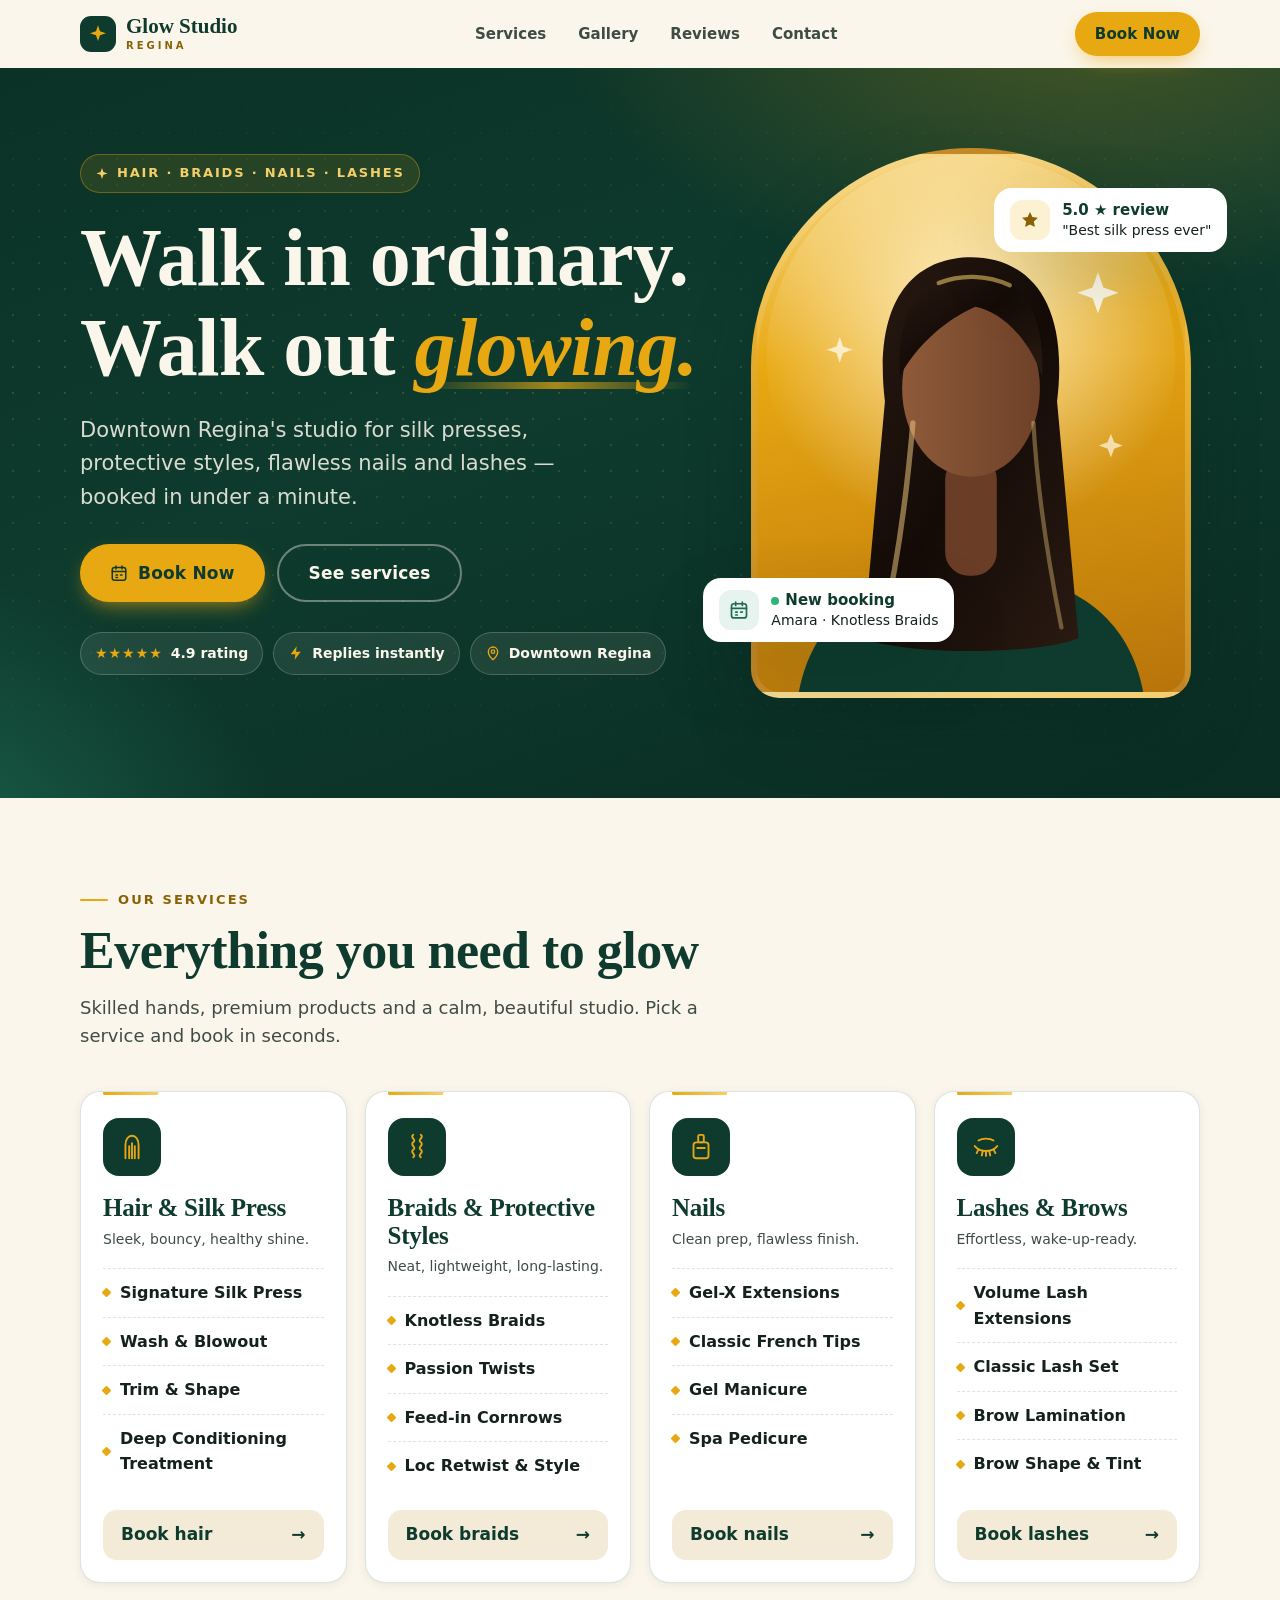
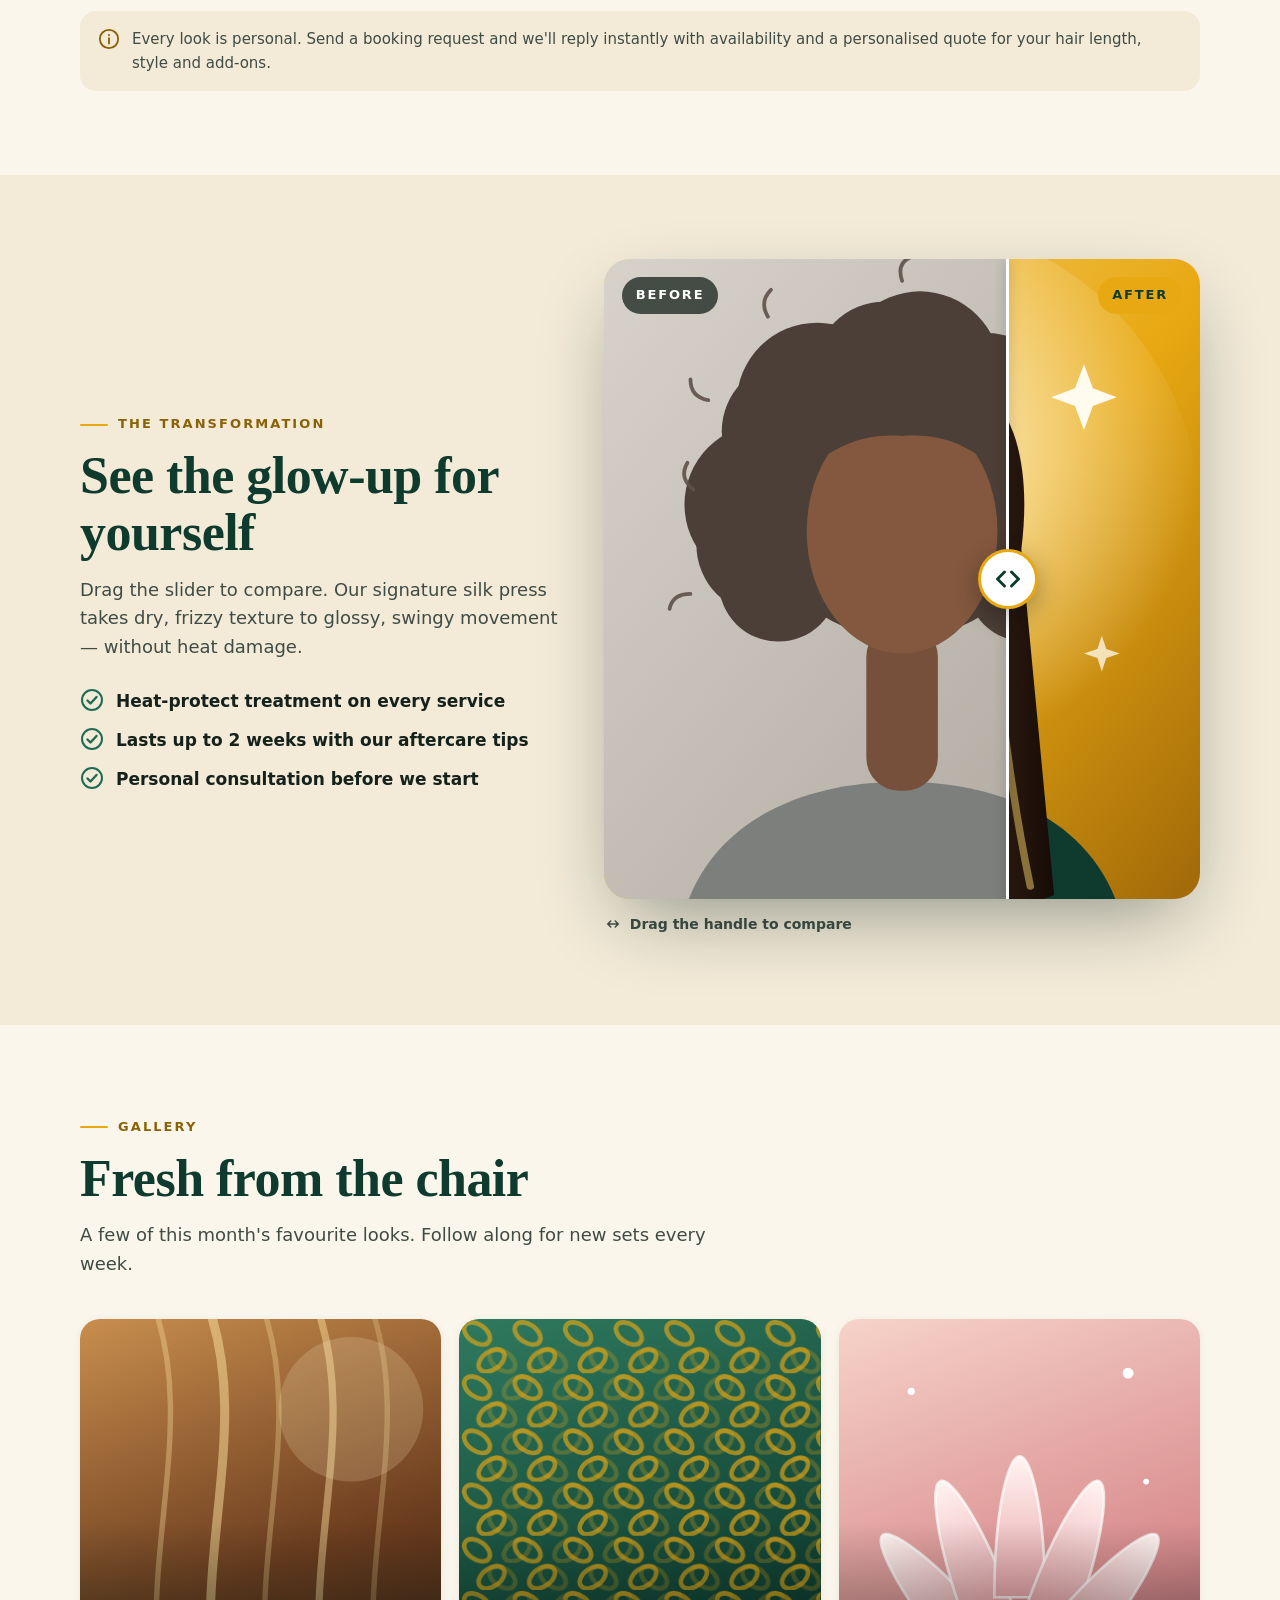
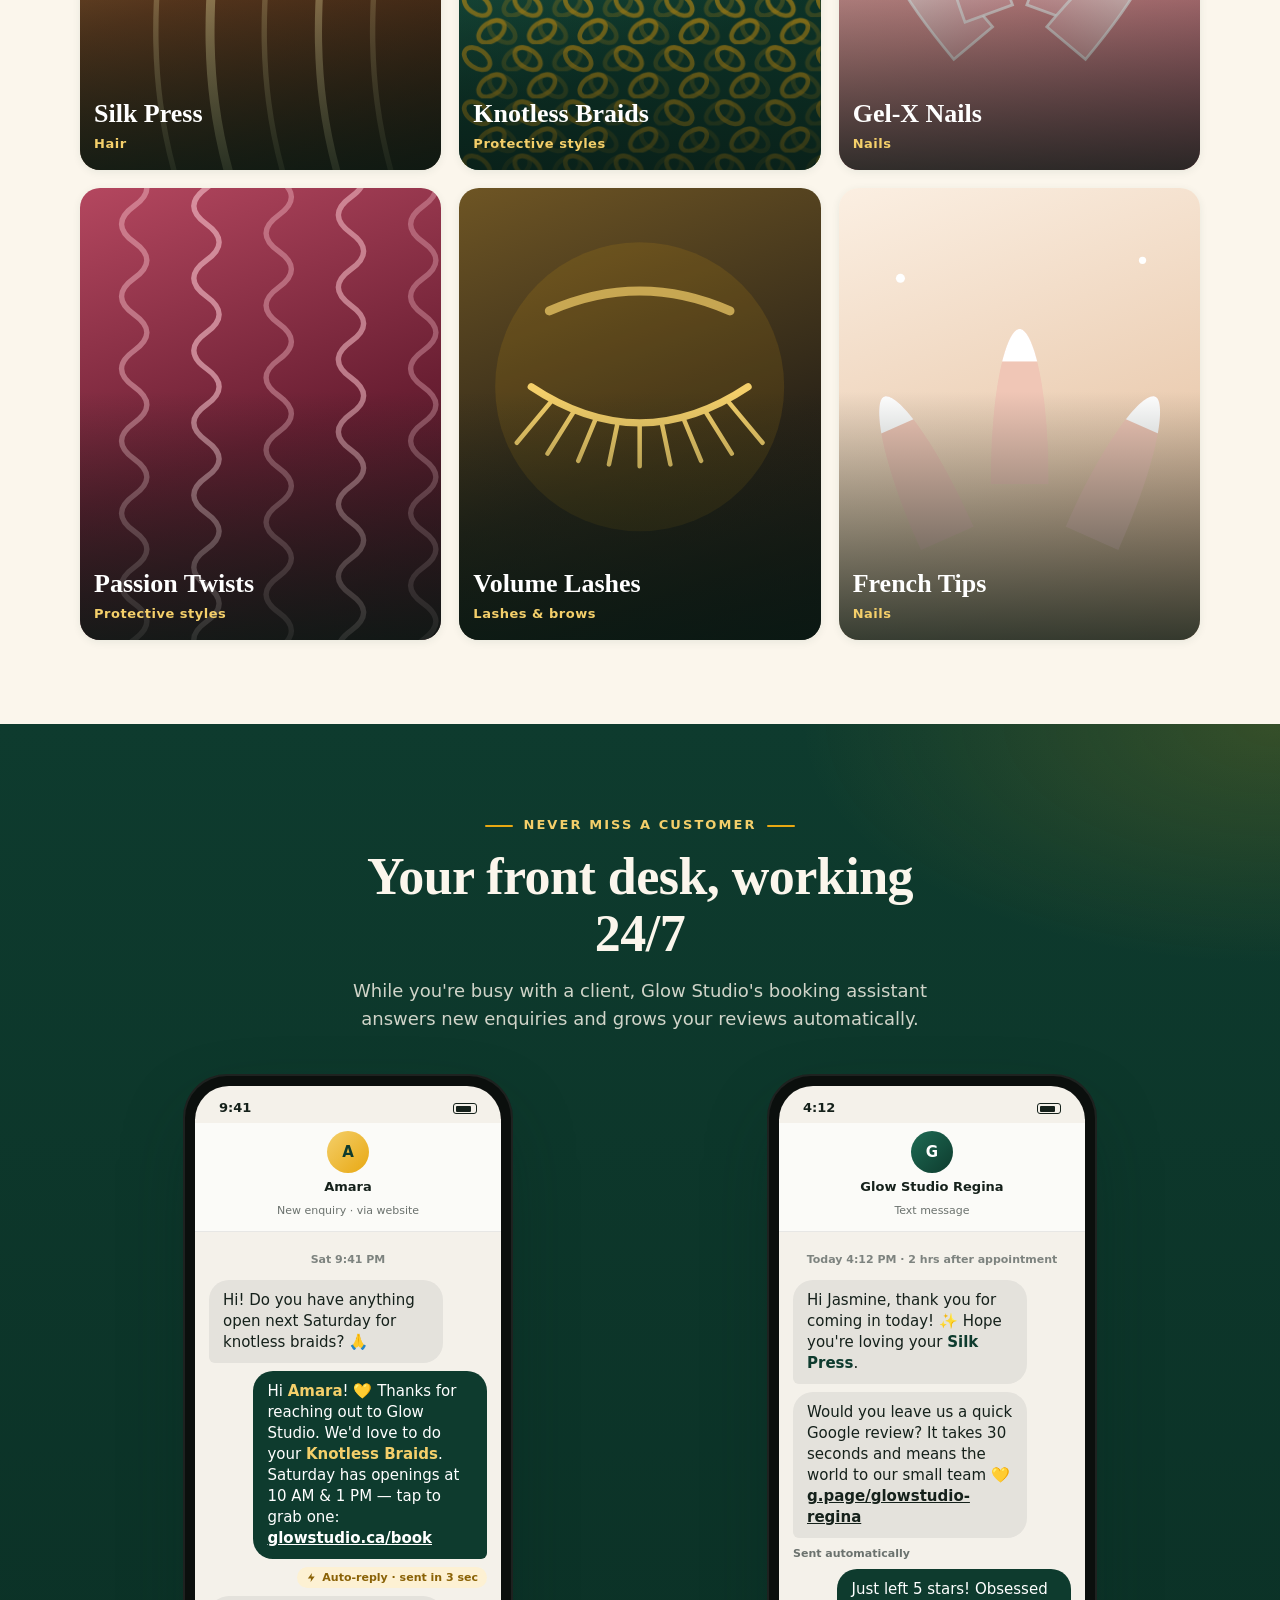
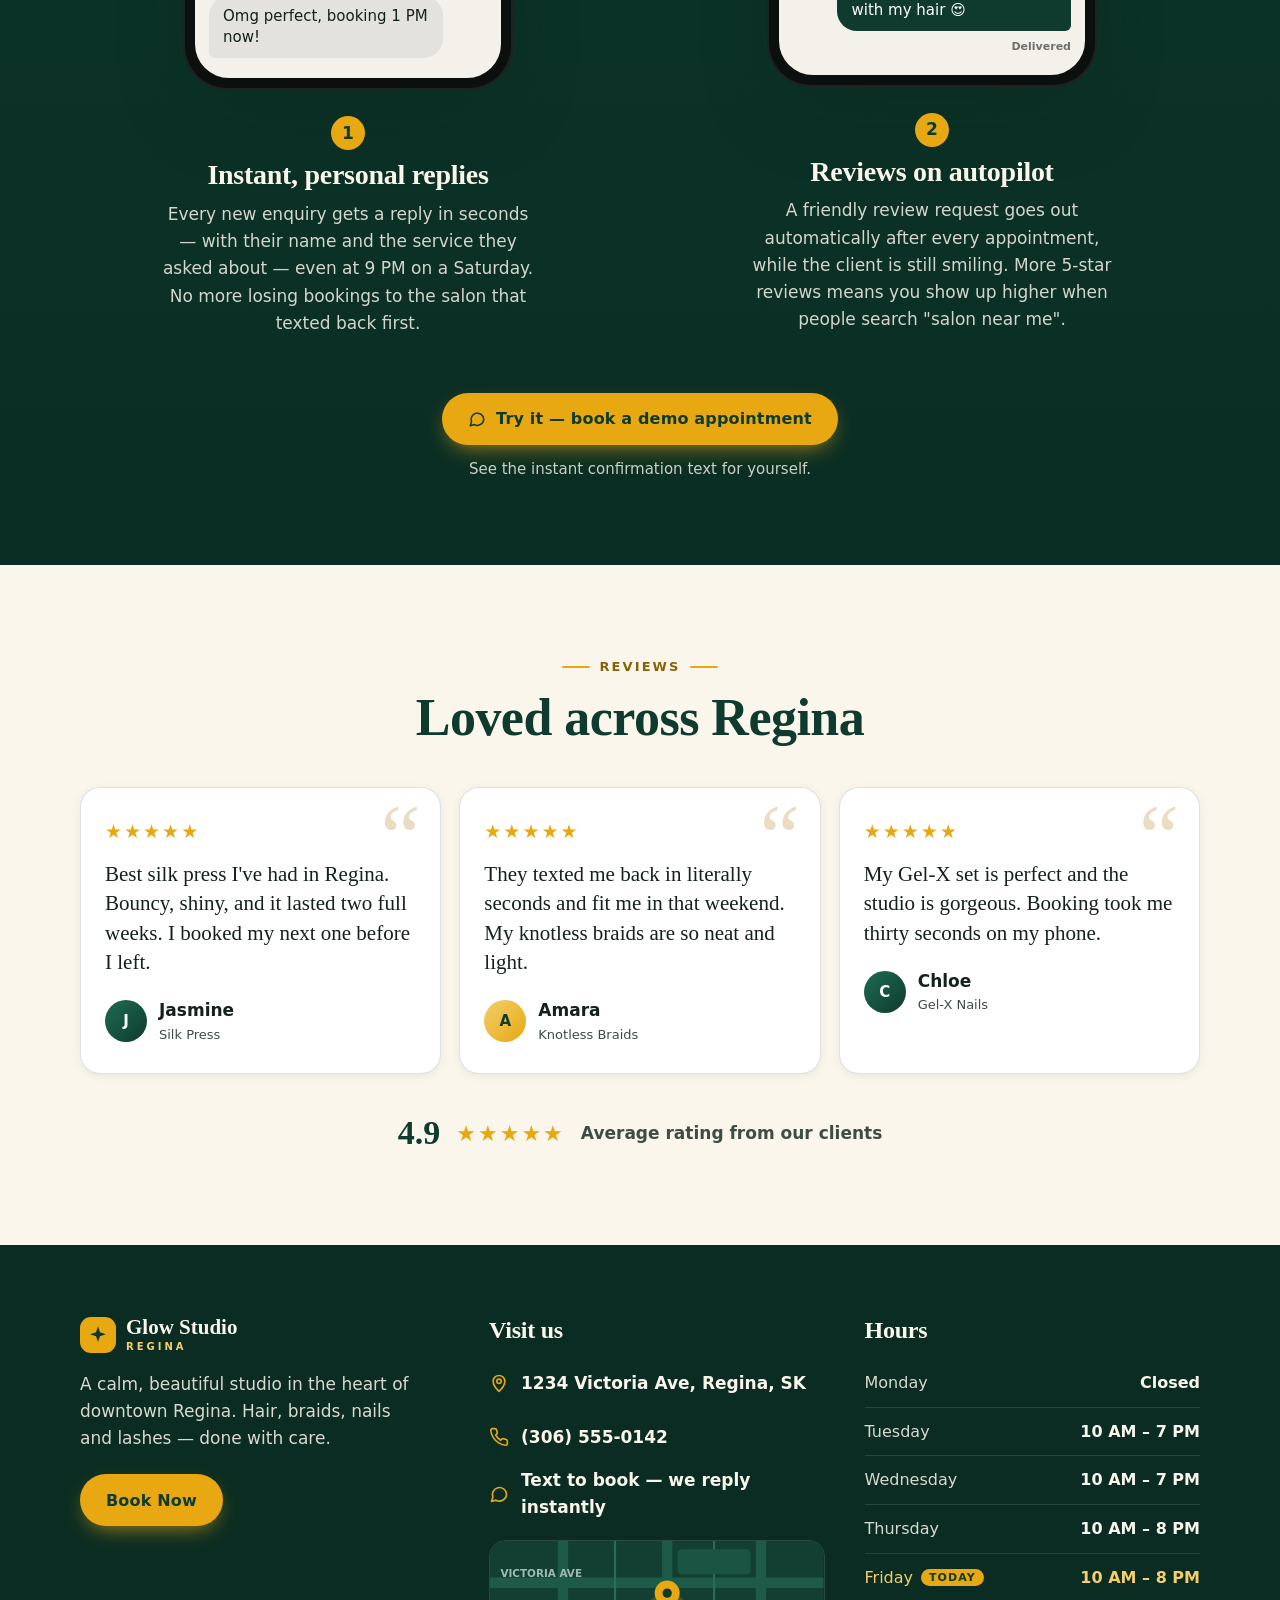
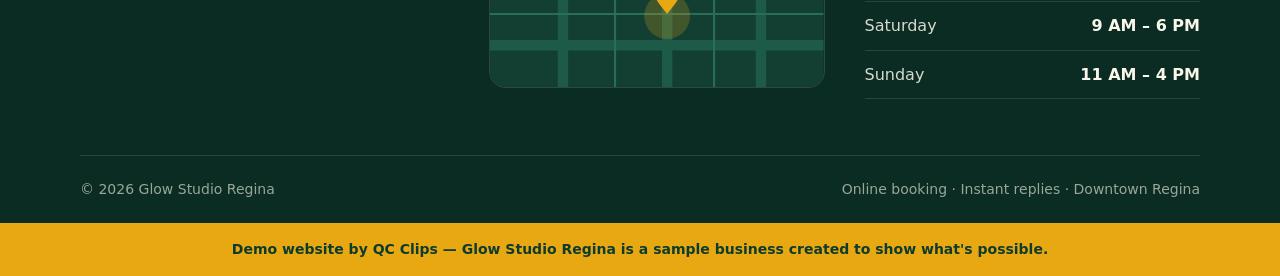
<file: glow-studio/index.html>
<!doctype html>
<html lang="en">
<head>
<meta charset="utf-8">
<meta name="viewport" content="width=device-width, initial-scale=1, viewport-fit=cover">
<title>Glow Studio Regina — Hair, Braids, Nails &amp; Lashes</title>
<meta name="description" content="Glow Studio Regina: silk presses, knotless braids, Gel-X nails and lash extensions in downtown Regina. Book online in seconds.">
<meta name="theme-color" content="#0E3B2E">
<link rel="icon" href="data:image/svg+xml,%3Csvg xmlns='http://www.w3.org/2000/svg' viewBox='0 0 64 64'%3E%3Crect width='64' height='64' rx='14' fill='%230E3B2E'/%3E%3Cpath d='M32 10 L36 28 L54 32 L36 36 L32 54 L28 36 L10 32 L28 28 Z' fill='%23E8A812'/%3E%3C/svg%3E">
<style>
  :root{
    --green:#0E3B2E;
    --green-2:#14503F;
    --green-3:#1E6B54;
    --gold:#E8A812;
    --gold-soft:#F4CF6A;
    --gold-ink:#8A6206;      /* gold dark enough to read on cream */
    --cream:#FBF6EC;
    --cream-2:#F3EAD8;
    --cream-3:#EADDC4;
    --ink:#15211B;
    --ink-2:#3F4C45;
    --line:rgba(14,59,46,.14);
    --white:#fff;
    --radius:20px;
    --shadow-sm:0 2px 8px rgba(14,59,46,.08);
    --shadow:0 14px 40px -12px rgba(14,59,46,.28);
    --shadow-lg:0 30px 80px -20px rgba(8,36,28,.45);
    --serif:"Iowan Old Style","Palatino Linotype",Palatino,"Book Antiqua",Georgia,"Times New Roman",serif;
    --sans:system-ui,-apple-system,"Segoe UI",Roboto,"Helvetica Neue",Arial,sans-serif;
    --header-h:68px;
    --ease:cubic-bezier(.2,.7,.2,1);
  }
  *,*::before,*::after{box-sizing:border-box}
  html{scroll-behavior:smooth;-webkit-text-size-adjust:100%}
  body{margin:0;background:var(--cream);color:var(--ink);font-family:var(--sans);font-size:17px;line-height:1.6;-webkit-font-smoothing:antialiased;overflow-x:hidden}
  img,svg{display:block;max-width:100%}
  a{color:inherit}
  button{font:inherit;color:inherit}
  h1,h2,h3{font-family:var(--serif);font-weight:600;line-height:1.1;letter-spacing:-.01em;margin:0}
  p{margin:0}
  section{scroll-margin-top:calc(var(--header-h) + 8px)}
  .wrap{width:100%;max-width:1160px;margin:0 auto;padding:0 20px}
  .eyebrow{display:inline-flex;align-items:center;gap:10px;font-size:13px;font-weight:700;letter-spacing:.16em;text-transform:uppercase;color:var(--gold-ink)}
  .eyebrow::before{content:"";width:28px;height:2px;background:var(--gold);border-radius:2px}
  .section{padding:84px 0}
  .section-head{max-width:640px;margin-bottom:40px}
  .section-head h2{font-size:clamp(34px,6vw,52px);margin-top:12px;color:var(--green)}
  .section-head p{margin-top:14px;color:var(--ink-2);font-size:18px}
  .center{text-align:center;margin-left:auto;margin-right:auto}
  .center .eyebrow::after{content:"";width:28px;height:2px;background:var(--gold);border-radius:2px}
  :focus-visible{outline:3px solid var(--gold);outline-offset:3px;border-radius:6px}
  .sr-only{position:absolute;width:1px;height:1px;padding:0;margin:-1px;overflow:hidden;clip:rect(0,0,0,0);border:0}

  /* ---------- Buttons ---------- */
  .btn{white-space:nowrap;display:inline-flex;align-items:center;justify-content:center;gap:10px;min-height:52px;padding:0 26px;border-radius:999px;border:0;cursor:pointer;font-weight:700;font-size:16px;letter-spacing:.01em;text-decoration:none;transition:transform .25s var(--ease),box-shadow .25s var(--ease),background .25s;-webkit-tap-highlight-color:transparent}
  .btn-gold{background:var(--gold);color:var(--green);box-shadow:0 8px 22px -8px rgba(232,168,18,.8)}
  .btn-gold:hover{transform:translateY(-2px);background:#F2B624;box-shadow:0 14px 30px -10px rgba(232,168,18,.9)}
  .btn-gold:active{transform:translateY(0) scale(.98)}
  .btn-ghost{background:transparent;color:var(--cream);border:2px solid rgba(251,246,236,.4)}
  .btn-ghost:hover{border-color:var(--gold);color:var(--gold-soft);transform:translateY(-2px)}
  .btn-green{background:var(--green);color:var(--cream)}
  .btn-green:hover{background:var(--green-2);transform:translateY(-2px);box-shadow:var(--shadow)}
  .btn svg{width:18px;height:18px}

  /* ---------- Header ---------- */
  .header{position:sticky;top:0;z-index:50;height:var(--header-h);background:rgba(251,246,236,.88);backdrop-filter:saturate(1.4) blur(14px);-webkit-backdrop-filter:saturate(1.4) blur(14px);border-bottom:1px solid transparent;transition:border-color .3s,box-shadow .3s}
  .header.scrolled{border-bottom-color:var(--line);box-shadow:0 6px 24px -14px rgba(14,59,46,.35)}
  .header .wrap{height:100%;display:flex;align-items:center;justify-content:space-between;gap:16px}
  .logo{display:flex;align-items:center;gap:10px;text-decoration:none;color:var(--green)}
  .logo-mark{width:36px;height:36px;border-radius:11px;background:var(--green);display:grid;place-items:center;flex:none}
  .logo-mark svg{width:20px;height:20px}
  .logo-text{white-space:nowrap;font-family:var(--serif);font-size:21px;font-weight:600;line-height:1}
  .logo-text small{display:block;font-family:var(--sans);font-size:10px;font-weight:700;letter-spacing:.3em;color:var(--gold-ink);margin-top:4px}
  .nav{display:none;gap:4px}
  .nav a{text-decoration:none;font-weight:600;font-size:15px;color:var(--ink-2);padding:10px 14px;border-radius:999px;transition:color .2s,background .2s}
  .nav a:hover{color:var(--green);background:var(--cream-2)}
  .header-actions{display:flex;align-items:center;gap:8px}
  .header .btn{min-height:44px;padding:0 20px;font-size:15px}
  .menu-btn{width:44px;height:44px;border-radius:12px;border:1px solid var(--line);background:var(--white);display:grid;place-items:center;cursor:pointer}
  .menu-btn span{display:block;width:18px;height:2px;background:var(--green);border-radius:2px;position:relative;transition:background .2s}
  .menu-btn span::before,.menu-btn span::after{content:"";position:absolute;left:0;width:18px;height:2px;background:var(--green);border-radius:2px;transition:transform .25s var(--ease)}
  .menu-btn span::before{top:-6px}.menu-btn span::after{top:6px}
  .menu-open .menu-btn span{background:transparent}
  .menu-open .menu-btn span::before{transform:translateY(6px) rotate(45deg)}
  .menu-open .menu-btn span::after{transform:translateY(-6px) rotate(-45deg)}
  .mobile-nav{position:fixed;top:var(--header-h);left:0;right:0;z-index:49;background:var(--cream);border-bottom:1px solid var(--line);box-shadow:var(--shadow);padding:8px 20px 20px;transform:translateY(-12px);opacity:0;visibility:hidden;transition:all .25s var(--ease)}
  .menu-open .mobile-nav{transform:none;opacity:1;visibility:visible}
  .mobile-nav a{display:flex;align-items:center;justify-content:space-between;text-decoration:none;font-family:var(--serif);font-size:24px;color:var(--green);padding:14px 4px;border-bottom:1px solid var(--line)}
  .mobile-nav a:last-child{border-bottom:0}
  .mobile-nav a::after{content:"→";font-family:var(--sans);font-size:18px;color:var(--gold-ink)}
  @media (max-width:379px){.logo-mark{display:none}}
  @media (max-width:639px){.hero-cta .btn{flex:1 1 220px}}
  @media (min-width:880px){.nav{display:flex}.menu-btn,.mobile-nav{display:none}}

  /* ---------- Hero ---------- */
  .hero{position:relative;overflow:hidden;background:
      radial-gradient(900px 500px at 85% -10%,rgba(232,168,18,.28),transparent 60%),
      radial-gradient(700px 500px at -10% 110%,rgba(30,107,84,.9),transparent 60%),
      linear-gradient(160deg,#0B3226 0%,var(--green) 45%,#0A2C22 100%);
    color:var(--cream);padding:56px 0 72px}
  .hero::after{content:"";position:absolute;inset:0;background-image:radial-gradient(rgba(244,207,106,.18) 1px,transparent 1.4px);background-size:26px 26px;mask-image:linear-gradient(180deg,transparent,#000 40%,transparent);-webkit-mask-image:linear-gradient(180deg,transparent,#000 40%,transparent);pointer-events:none}
  .hero .wrap{position:relative;z-index:1;display:grid;gap:44px;align-items:center}
  .hero-kicker{display:inline-flex;align-items:center;gap:8px;font-size:13px;font-weight:700;letter-spacing:.14em;text-transform:uppercase;color:var(--gold-soft);background:rgba(232,168,18,.12);border:1px solid rgba(232,168,18,.35);padding:8px 14px;border-radius:999px}
  .hero h1{font-size:clamp(44px,10.5vw,82px);margin-top:20px;font-weight:600}
  .hero h1 em{font-style:italic;color:var(--gold);display:inline-block;position:relative}
  .hero h1 em::after{content:"";position:absolute;left:2%;right:2%;bottom:.06em;height:.08em;background:linear-gradient(90deg,transparent,var(--gold),transparent);border-radius:4px;opacity:.7}
  .hero-sub{margin-top:20px;font-size:clamp(18px,2.4vw,21px);color:rgba(251,246,236,.86);max-width:520px}
  .hero-cta{display:flex;flex-wrap:wrap;gap:12px;margin-top:30px}
  .hero-cta .btn{min-height:58px;padding:0 30px;font-size:17px}
  .chips{display:flex;flex-wrap:wrap;gap:10px;margin-top:30px;padding:0;list-style:none}
  .chip{display:inline-flex;align-items:center;gap:8px;background:rgba(251,246,236,.08);border:1px solid rgba(251,246,236,.2);color:var(--cream);padding:9px 14px;border-radius:999px;font-size:14px;font-weight:600}
  .chip svg{width:16px;height:16px;flex:none}
  .chip .stars{color:var(--gold);letter-spacing:1px}
  .hero-art{position:relative;max-width:440px;width:100%;margin:0 auto}
  .arch{position:relative;aspect-ratio:4/5;border-radius:220px 220px 28px 28px;overflow:hidden;background:linear-gradient(170deg,#F7D98A 0%,#E8A812 35%,#B8740A 100%);box-shadow:var(--shadow-lg);border:6px solid rgba(251,246,236,.12)}
  .arch svg{position:absolute;inset:0;width:100%;height:100%}
  .float-card{position:absolute;display:flex;align-items:center;gap:12px;background:var(--white);color:var(--ink);border-radius:18px;padding:12px 16px;box-shadow:var(--shadow-lg);font-size:14px;line-height:1.3}
  .float-card b{display:block;font-size:15px;color:var(--green)}
  .float-card .dot{width:40px;height:40px;border-radius:12px;display:grid;place-items:center;flex:none}
  .fc-1{left:-12px;bottom:56px;animation:bob 6s ease-in-out infinite}
  .fc-2{right:-8px;top:40px;animation:bob 6s ease-in-out -3s infinite}
  .fc-1 .dot{background:#E7F3EE;color:var(--green-3)}
  .fc-2 .dot{background:#FDF1D3;color:var(--gold-ink)}
  .live{display:inline-block;width:8px;height:8px;border-radius:50%;background:#2BB673;margin-right:6px;box-shadow:0 0 0 0 rgba(43,182,115,.6);animation:ping 2s infinite}
  @keyframes bob{50%{transform:translateY(-8px)}}
  @keyframes ping{70%{box-shadow:0 0 0 8px rgba(43,182,115,0)}100%{box-shadow:0 0 0 0 rgba(43,182,115,0)}}
  @media (min-width:880px){.hero{padding:80px 0 100px}.hero .wrap{grid-template-columns:1.15fr .85fr}.fc-1{left:-48px}.fc-2{right:-36px}}

  /* ---------- Services ---------- */
  .services-grid{display:grid;gap:18px}
  @media (min-width:640px){.services-grid{grid-template-columns:1fr 1fr}}
  @media (min-width:1040px){.services-grid{grid-template-columns:repeat(4,1fr)}}
  .card{position:relative;background:var(--white);border:1px solid var(--line);border-radius:var(--radius);padding:26px 22px 22px;box-shadow:var(--shadow-sm);transition:transform .35s var(--ease),box-shadow .35s var(--ease),border-color .35s;display:flex;flex-direction:column}
  .card:hover{transform:translateY(-6px);box-shadow:var(--shadow);border-color:rgba(232,168,18,.55)}
  .card::before{content:"";position:absolute;left:22px;right:22px;top:0;height:3px;border-radius:0 0 4px 4px;background:linear-gradient(90deg,var(--gold),var(--gold-soft));transform:scaleX(.25);transform-origin:left;transition:transform .4s var(--ease)}
  .card:hover::before{transform:scaleX(1)}
  .card-icon{width:58px;height:58px;border-radius:16px;background:var(--green);color:var(--gold);display:grid;place-items:center;margin-bottom:18px;transition:transform .35s var(--ease)}
  .card:hover .card-icon{transform:rotate(-6deg) scale(1.05)}
  .card-icon svg{width:30px;height:30px}
  .card h3{font-size:25px;color:var(--green)}
  .card .tag{font-size:14px;color:var(--ink-2);margin-top:6px}
  .svc-list{list-style:none;margin:18px 0 20px;padding:0;flex:1}
  .svc-list li{display:flex;align-items:center;gap:10px;padding:11px 0;border-top:1px dashed var(--line);font-weight:600;font-size:16px}
  .svc-list li::before{content:"";width:7px;height:7px;transform:rotate(45deg);background:var(--gold);border-radius:1px;flex:none}
  .card-link{display:flex;align-items:center;justify-content:space-between;width:100%;min-height:50px;padding:0 18px;border-radius:14px;border:0;background:var(--cream-2);color:var(--green);font-weight:700;cursor:pointer;transition:background .25s,color .25s}
  .card-link:hover{background:var(--green);color:var(--cream)}
  .card-link span{transition:transform .25s}
  .card-link:hover span{transform:translateX(4px)}
  .note{margin-top:28px;display:flex;gap:12px;align-items:flex-start;background:var(--cream-2);border-radius:16px;padding:16px 18px;color:var(--ink-2);font-size:15px}
  .note svg{width:22px;height:22px;flex:none;color:var(--gold-ink);margin-top:1px}

  /* ---------- Before / After ---------- */
  .ba-section{background:var(--cream-2)}
  .ba-layout{display:grid;gap:36px;align-items:center}
  @media (min-width:880px){.ba-layout{grid-template-columns:.9fr 1.1fr}}
  .ba{position:relative;aspect-ratio:5/6;max-height:640px;width:100%;border-radius:26px;overflow:hidden;box-shadow:var(--shadow-lg);cursor:ew-resize;user-select:none;-webkit-user-select:none;touch-action:pan-y;--pos:50%;background:#ddd}
  .ba-layer{position:absolute;inset:0}
  .ba-layer svg{width:100%;height:100%}
  .ba-before{clip-path:inset(0 calc(100% - var(--pos)) 0 0)}
  .ba-label{position:absolute;top:18px;padding:8px 14px;border-radius:999px;font-size:13px;font-weight:800;letter-spacing:.14em;text-transform:uppercase;pointer-events:none}
  .ba-before .ba-label{left:18px;background:rgba(21,33,27,.75);color:#fff}
  .ba-after .ba-label{right:18px;background:var(--gold);color:var(--green)}
  .ba-handle{position:absolute;top:0;bottom:0;left:var(--pos);width:0;pointer-events:none}
  .ba-handle::before{content:"";position:absolute;top:0;bottom:0;left:-1.5px;width:3px;background:#fff;box-shadow:0 0 12px rgba(0,0,0,.35)}
  .ba-knob{position:absolute;top:50%;left:0;width:60px;height:60px;transform:translate(-50%,-50%);border-radius:50%;background:#fff;color:var(--green);display:grid;place-items:center;box-shadow:0 8px 24px rgba(0,0,0,.3);border:3px solid var(--gold);transition:transform .2s var(--ease)}
  .ba.dragging .ba-knob{transform:translate(-50%,-50%) scale(1.1)}
  .ba-knob svg{width:28px;height:28px}
  .ba:focus-visible{outline:4px solid var(--gold);outline-offset:4px}
  .ba-points{list-style:none;padding:0;margin:26px 0 0;display:grid;gap:12px}
  .ba-points li{display:flex;gap:12px;align-items:flex-start;font-weight:600}
  .ba-points li svg{width:24px;height:24px;flex:none;color:var(--green-3)}
  .hint{display:inline-flex;align-items:center;gap:8px;margin-top:14px;font-size:14px;color:var(--ink-2);font-weight:600}

  /* ---------- Gallery ---------- */
  .gallery{display:grid;grid-template-columns:1fr 1fr;gap:12px}
  @media (min-width:880px){.gallery{grid-template-columns:repeat(3,1fr);gap:18px}}
  .tile{position:relative;aspect-ratio:4/5;border-radius:20px;overflow:hidden;box-shadow:var(--shadow-sm);transition:box-shadow .4s var(--ease),transform .4s var(--ease);isolation:isolate}
  .tile:hover{box-shadow:var(--shadow);transform:translateY(-4px)}
  .tile-art{position:absolute;inset:0;transition:transform .7s var(--ease)}
  .tile:hover .tile-art{transform:scale(1.07)}
  .tile-art svg{width:100%;height:100%}
  .tile::after{content:"";position:absolute;inset:0;background:linear-gradient(180deg,transparent 45%,rgba(8,26,20,.78));z-index:1}
  .tile figcaption{position:absolute;left:14px;right:14px;bottom:14px;z-index:2;color:#fff}
  .tile figcaption b{display:block;font-family:var(--serif);font-size:clamp(19px,3.6vw,26px);font-weight:600;line-height:1.15}
  .tile figcaption span{font-size:13px;font-weight:600;color:var(--gold-soft);letter-spacing:.04em}
  .t1{background:linear-gradient(160deg,#C88E4E,#6B3C1E 55%,#2A160B)}
  .t2{background:linear-gradient(160deg,#2F7A5F,#0E3B2E 70%)}
  .t3{background:linear-gradient(160deg,#F6D3C9,#D98C8E 60%,#A85466)}
  .t4{background:linear-gradient(160deg,#B4475F,#6A1F33 55%,#33101B)}
  .t5{background:linear-gradient(160deg,#6E5524,#2B2418 60%,#141210)}
  .t6{background:linear-gradient(160deg,#FBEFE2,#EBCDB2 60%,#D2A586)}

  /* ---------- Automation ---------- */
  .auto{position:relative;overflow:hidden;color:var(--cream);background:
      radial-gradient(800px 400px at 100% 0%,rgba(232,168,18,.18),transparent 60%),
      linear-gradient(180deg,var(--green),#0A2D23)}
  .auto .section-head h2{color:var(--cream)}
  .auto .section-head p{color:rgba(251,246,236,.82)}
  .auto .eyebrow{color:var(--gold-soft)}
  .phones{display:grid;gap:40px}
  @media (min-width:880px){.phones{grid-template-columns:1fr 1fr;gap:48px}}
  .phone-block{display:flex;flex-direction:column;align-items:center;text-align:center}
  .phone{width:100%;max-width:330px;background:#0B0F0D;border-radius:44px;padding:12px;box-shadow:var(--shadow-lg),inset 0 0 0 2px rgba(255,255,255,.08)}
  .screen{background:#F4F1EA;border-radius:34px;overflow:hidden;min-height:440px;display:flex;flex-direction:column;color:var(--ink)}
  .sbar{display:flex;justify-content:space-between;align-items:center;padding:12px 24px 4px;font-size:13px;font-weight:700}
  .sbar i{display:inline-block;width:24px;height:11px;border:1.5px solid currentColor;border-radius:3px;position:relative;font-style:normal}
  .sbar i::after{content:"";position:absolute;inset:1.5px;right:5px;background:currentColor;border-radius:1px}
  .chat-head{display:flex;flex-direction:column;align-items:center;gap:4px;padding:8px 16px 12px;border-bottom:1px solid rgba(0,0,0,.08);background:rgba(255,255,255,.7)}
  .avatar{width:42px;height:42px;border-radius:50%;display:grid;place-items:center;font-weight:800;font-size:15px;color:#fff}
  .av-green{background:linear-gradient(135deg,var(--green-3),var(--green))}
  .av-gold{background:linear-gradient(135deg,var(--gold-soft),var(--gold));color:var(--green)}
  .chat-head b{font-size:13px}
  .chat-head small{font-size:11px;color:#6b726e}
  .chat{padding:16px 14px 20px;display:flex;flex-direction:column;gap:8px;text-align:left;font-size:15px;line-height:1.4;flex:1}
  .chat .time{text-align:center;font-size:11px;color:#7d837f;font-weight:600;margin:4px 0}
  .bubble{max-width:84%;padding:10px 14px;border-radius:20px;opacity:0;transform:translateY(10px) scale(.97);transition:opacity .5s var(--ease),transform .5s var(--ease)}
  .bubble.in-msg{align-self:flex-start;background:#E4E2DC;border-bottom-left-radius:6px}
  .bubble.out-msg{align-self:flex-end;background:var(--green);color:#fff;border-bottom-right-radius:6px}
  .bubble .hl{font-weight:700;color:var(--gold-soft)}
  .in-msg .hl{color:var(--green)}
  .bubble .link{text-decoration:underline;font-weight:600}
  .meta{font-size:11px;color:#6b726e;font-weight:600;opacity:0;transition:opacity .5s}
  .meta.r{align-self:flex-end}
  .auto-badge{display:inline-flex;align-items:center;gap:5px;font-size:11px;font-weight:700;color:var(--gold-ink);background:#FDF1D3;border-radius:999px;padding:3px 9px;align-self:flex-end;opacity:0;transition:opacity .5s}
  .typing{align-self:flex-end;background:var(--green);border-radius:20px;border-bottom-right-radius:6px;padding:12px 14px;display:none;gap:4px;overflow:hidden;max-height:40px}
  .typing span{width:7px;height:7px;border-radius:50%;background:rgba(255,255,255,.75);animation:blink 1.2s infinite}
  .typing span:nth-child(2){animation-delay:.15s}.typing span:nth-child(3){animation-delay:.3s}
  .typing.in{align-self:flex-start;background:#E4E2DC}
  .typing.in span{background:#8b908c}
  @keyframes blink{0%,60%,100%{opacity:.3;transform:translateY(0)}30%{opacity:1;transform:translateY(-3px)}}
  .play .s1{opacity:1;transform:none;transition-delay:.2s}
  .play .typing{display:flex;animation:typingShow 1.5s .9s both}
  .play .s2{opacity:1;transform:none;transition-delay:2.4s}
  .play .s2m{opacity:1;transition-delay:2.6s}
  .play .s3{opacity:1;transform:none;transition-delay:3.6s}
  .play .s3m{opacity:1;transition-delay:3.8s}
  @keyframes typingShow{0%{opacity:0}10%{opacity:1}90%{opacity:1}100%{opacity:0;max-height:0;padding-top:0;padding-bottom:0;margin:-4px 0}}
  .phone-caption{margin-top:26px;max-width:380px}
  .phone-caption .step{display:inline-flex;align-items:center;justify-content:center;width:34px;height:34px;border-radius:50%;background:var(--gold);color:var(--green);font-weight:800;margin-bottom:10px}
  .phone-caption h3{font-size:28px;color:var(--cream)}
  .phone-caption p{margin-top:10px;color:rgba(251,246,236,.84)}
  .auto-cta{margin-top:56px;display:flex;flex-direction:column;align-items:center;gap:12px;text-align:center}
  .auto-cta p{color:rgba(251,246,236,.8);font-size:15px}

  /* ---------- Reviews ---------- */
  .reviews{display:grid;gap:18px}
  @media (min-width:880px){.reviews{grid-template-columns:repeat(3,1fr)}}
  .review{background:var(--white);border:1px solid var(--line);border-radius:var(--radius);padding:28px 24px;position:relative;box-shadow:var(--shadow-sm);transition:transform .35s var(--ease),box-shadow .35s var(--ease)}
  .review:hover{transform:translateY(-5px);box-shadow:var(--shadow)}
  .review .q{position:absolute;right:20px;top:4px;font-family:var(--serif);font-size:90px;line-height:1;color:var(--cream-3)}
  .review .stars{color:var(--gold);font-size:19px;letter-spacing:2px}
  .review blockquote{margin:14px 0 20px;font-family:var(--serif);font-size:21px;line-height:1.4;color:var(--ink)}
  .reviewer{display:flex;align-items:center;gap:12px;font-weight:700}
  .reviewer small{display:block;font-weight:500;color:var(--ink-2);font-size:13px}
  .rating-bar{display:flex;flex-wrap:wrap;align-items:center;justify-content:center;gap:10px 16px;margin-top:32px;font-weight:600;color:var(--ink-2)}
  .rating-bar b{font-family:var(--serif);font-size:34px;color:var(--green)}

  /* ---------- Footer ---------- */
  .footer{background:#0A2C22;color:rgba(251,246,236,.86);padding:72px 0 0}
  .footer-grid{display:grid;gap:40px}
  @media (min-width:880px){.footer-grid{grid-template-columns:1.1fr 1fr 1fr}}
  .footer h3{font-size:24px;color:var(--cream);margin-bottom:16px}
  .footer .logo{color:var(--cream)}
  .footer .logo-mark{background:var(--gold)}
  .footer .logo-mark svg path{fill:var(--green)}
  .footer .logo-text small{color:var(--gold-soft)}
  .contact-list{list-style:none;padding:0;margin:0;display:grid;gap:6px}
  .contact-list a,.contact-list div{display:flex;align-items:center;gap:12px;min-height:48px;text-decoration:none;color:var(--cream);font-weight:600}
  .contact-list a:hover{color:var(--gold-soft)}
  .contact-list svg{width:20px;height:20px;color:var(--gold);flex:none}
  .hours{width:100%;border-collapse:collapse;font-size:16px}
  .hours th,.hours td{padding:11px 0;border-bottom:1px solid rgba(251,246,236,.12);text-align:left;font-weight:500}
  .hours td{text-align:right;color:var(--cream);font-weight:600}
  .hours tr.today th,.hours tr.today td{color:var(--gold-soft)}
  .hours tr.today th::after{content:"Today";margin-left:8px;font-size:11px;font-weight:800;letter-spacing:.1em;text-transform:uppercase;background:var(--gold);color:var(--green);padding:2px 8px;border-radius:999px;vertical-align:2px}
  .mini-map{margin-top:18px;border-radius:16px;overflow:hidden;border:1px solid rgba(251,246,236,.14)}
  .footer-bottom{margin-top:56px;border-top:1px solid rgba(251,246,236,.12);padding:22px 0;font-size:14px;color:rgba(251,246,236,.6);display:flex;flex-wrap:wrap;gap:8px 20px;justify-content:space-between}
  .demo-strip{background:var(--gold);color:var(--green);text-align:center;padding:16px 20px calc(16px + env(safe-area-inset-bottom));font-size:14px;font-weight:600;line-height:1.5}
  .demo-strip b{font-weight:800}

  /* ---------- Mobile sticky book bar ---------- */
  .book-bar{position:fixed;left:12px;right:12px;bottom:calc(12px + env(safe-area-inset-bottom));z-index:40;display:flex;align-items:center;gap:12px;background:var(--green);color:var(--cream);border-radius:20px;padding:10px 10px 10px 18px;box-shadow:var(--shadow-lg);transform:translateY(140%);transition:transform .4s var(--ease)}
  .book-bar.show{transform:none}
  .book-bar div{flex:1;font-size:13px;line-height:1.3}
  .book-bar div b{display:block;font-size:15px}
  .book-bar .btn{min-height:50px;padding:0 22px}
  @media (min-width:880px){.book-bar{display:none}}

  /* ---------- Modal ---------- */
  .modal{position:fixed;inset:0;z-index:100;display:flex;align-items:flex-end;justify-content:center;visibility:hidden;pointer-events:none}
  .modal.open{visibility:visible;pointer-events:auto}
  .modal-backdrop{position:absolute;inset:0;background:rgba(6,22,17,.6);backdrop-filter:blur(4px);-webkit-backdrop-filter:blur(4px);opacity:0;transition:opacity .3s}
  .modal.open .modal-backdrop{opacity:1}
  .sheet{position:relative;width:100%;max-width:480px;max-height:94vh;max-height:94dvh;overflow:auto;background:var(--cream);border-radius:28px 28px 0 0;padding:14px 22px calc(26px + env(safe-area-inset-bottom));transform:translateY(100%);transition:transform .4s var(--ease);box-shadow:var(--shadow-lg);overscroll-behavior:contain}
  .modal.open .sheet{transform:none}
  @media (min-width:640px){.modal{align-items:center;padding:20px}.sheet{border-radius:28px;padding:26px 30px 28px;transform:translateY(30px) scale(.97);opacity:0;transition:transform .35s var(--ease),opacity .3s}.modal.open .sheet{opacity:1}}
  .grabber{width:44px;height:5px;border-radius:5px;background:var(--cream-3);margin:0 auto 14px}
  @media (min-width:640px){.grabber{display:none}}
  .close{position:absolute;top:14px;right:14px;width:44px;height:44px;border-radius:50%;border:0;background:var(--cream-2);cursor:pointer;display:grid;place-items:center;transition:background .2s,transform .2s}
  .close:hover{background:var(--cream-3);transform:rotate(90deg)}
  .close svg{width:18px;height:18px}
  .sheet h2{font-size:32px;color:var(--green);padding-right:48px}
  .sheet .sub{color:var(--ink-2);margin-top:6px;font-size:16px}
  .field{display:block;margin-top:18px}
  .field label{display:block;font-weight:700;font-size:15px;margin-bottom:7px;color:var(--green)}
  .field input,.field select{width:100%;min-height:56px;border-radius:14px;border:2px solid var(--cream-3);background:var(--white);padding:0 16px;font:inherit;font-size:17px;color:var(--ink);transition:border-color .2s,box-shadow .2s;-webkit-appearance:none;appearance:none}
  .field select{background-image:url("data:image/svg+xml,%3Csvg xmlns='http://www.w3.org/2000/svg' viewBox='0 0 24 24' fill='none' stroke='%230E3B2E' stroke-width='2.5' stroke-linecap='round' stroke-linejoin='round'%3E%3Cpath d='M6 9l6 6 6-6'/%3E%3C/svg%3E");background-repeat:no-repeat;background-position:right 14px center;background-size:20px;padding-right:44px}
  .field input:focus,.field select:focus{outline:none;border-color:var(--green-3);box-shadow:0 0 0 4px rgba(30,107,84,.15)}
  .field.err input,.field.err select{border-color:#C0392B}
  .field .msg{display:none;color:#B03022;font-size:14px;font-weight:600;margin-top:6px}
  .field.err .msg{display:block}
  .sheet form .btn{width:100%;margin-top:24px;min-height:58px;font-size:17px}
  .fine{margin-top:14px;text-align:center;font-size:13px;color:var(--ink-2);display:flex;align-items:center;justify-content:center;gap:6px}
  .fine svg{width:14px;height:14px}
  .success{display:none;text-align:center}
  .sheet.done form{display:none}
  .sheet.done .success{display:block}
  .check{width:72px;height:72px;margin:6px auto 14px;border-radius:50%;background:var(--green);display:grid;place-items:center;animation:pop .5s var(--ease) both}
  .check svg{width:36px;height:36px;color:var(--gold)}
  .check path{stroke-dasharray:30;stroke-dashoffset:30;animation:draw .5s .3s ease forwards}
  @keyframes pop{from{transform:scale(.4);opacity:0}to{transform:none;opacity:1}}
  @keyframes draw{to{stroke-dashoffset:0}}
  .sms{margin:20px auto 0;max-width:340px;background:#F4F1EA;border:1px solid var(--cream-3);border-radius:24px;overflow:hidden;text-align:left;box-shadow:var(--shadow)}
  .sms-head{display:flex;align-items:center;gap:10px;padding:12px 14px;background:var(--white);border-bottom:1px solid rgba(0,0,0,.06)}
  .sms-head .avatar{width:36px;height:36px;font-size:13px}
  .sms-head b{display:block;font-size:14px}
  .sms-head small{font-size:12px;color:#5d6560}
  .sms-body{padding:14px;display:flex;flex-direction:column;gap:6px;font-size:15px;line-height:1.45}
  .sms-body .typing{display:flex;align-self:flex-start;background:#E4E2DC}
  .sms-body .typing span{background:#8b908c}
  .sms-body .bubble{opacity:1;transform:none;display:none;max-width:92%}
  .sms-body.sent .typing{display:none}
  .sms-body.sent .bubble{display:block;animation:pop .4s var(--ease) both}
  .sms-body .meta{opacity:1;display:none}
  .sms-body.sent .meta{display:block}
  .success .row{display:flex;gap:10px;margin-top:22px}
  .success .row .btn{flex:1;min-height:52px}
  .btn-outline{background:transparent;border:2px solid var(--cream-3);color:var(--green)}
  .btn-outline:hover{border-color:var(--green)}

  /* ---------- Reveal ---------- */
  .js .reveal{opacity:0;transform:translateY(26px);transition:opacity .8s var(--ease),transform .8s var(--ease)}
  .js .reveal.in{opacity:1;transform:none}
  .js .reveal.d1{transition-delay:.08s}.js .reveal.d2{transition-delay:.16s}.js .reveal.d3{transition-delay:.24s}.js .reveal.d4{transition-delay:.32s}.js .reveal.d5{transition-delay:.4s}
  @media (prefers-reduced-motion:reduce){
    html{scroll-behavior:auto}
    *,*::before,*::after{animation-duration:.01ms!important;animation-iteration-count:1!important;transition-duration:.01ms!important;transition-delay:0s!important}
    .js .reveal{opacity:1;transform:none}
  }
  body.locked{overflow:hidden}
</style>
</head>
<body>
<script>document.documentElement.classList.add('js')</script>

<!-- Shared SVG symbols -->
<svg width="0" height="0" style="position:absolute" aria-hidden="true">
  <symbol id="i-spark" viewBox="0 0 24 24"><path d="M12 1.5l2.4 7.1 7.1 2.4-7.1 2.4L12 20.5l-2.4-7.1L2.5 11l7.1-2.4z" fill="currentColor"/></symbol>
  <symbol id="i-cal" viewBox="0 0 24 24" fill="none" stroke="currentColor" stroke-width="2" stroke-linecap="round" stroke-linejoin="round"><rect x="3" y="4.5" width="18" height="17" rx="3"/><path d="M8 2.5v4M16 2.5v4M3 10h18M8 14.5h2M14 14.5h2M8 18h2"/></symbol>
  <symbol id="i-bolt" viewBox="0 0 24 24"><path d="M13 2L4 14h7l-1 8 9-12h-7z" fill="currentColor"/></symbol>
  <symbol id="i-pin" viewBox="0 0 24 24" fill="none" stroke="currentColor" stroke-width="2" stroke-linecap="round" stroke-linejoin="round"><path d="M12 22s7-6.2 7-12a7 7 0 10-14 0c0 5.8 7 12 7 12z"/><circle cx="12" cy="10" r="2.6"/></symbol>
  <symbol id="i-phone" viewBox="0 0 24 24" fill="none" stroke="currentColor" stroke-width="2" stroke-linecap="round" stroke-linejoin="round"><path d="M22 16.9v3a2 2 0 01-2.2 2 19.8 19.8 0 01-8.6-3.1 19.5 19.5 0 01-6-6A19.8 19.8 0 012.1 4.2 2 2 0 014.1 2h3a2 2 0 012 1.7c.1.9.4 1.8.7 2.7a2 2 0 01-.5 2.1L8 9.8a16 16 0 006 6l1.3-1.3a2 2 0 012.1-.5c.9.3 1.8.6 2.7.7a2 2 0 011.7 2z"/></symbol>
  <symbol id="i-msg" viewBox="0 0 24 24" fill="none" stroke="currentColor" stroke-width="2" stroke-linecap="round" stroke-linejoin="round"><path d="M21 12a8.5 8.5 0 01-12.6 7.4L3 21l1.6-5.2A8.5 8.5 0 1121 12z"/></symbol>
  <symbol id="i-check" viewBox="0 0 24 24" fill="none" stroke="currentColor" stroke-width="2.4" stroke-linecap="round" stroke-linejoin="round"><circle cx="12" cy="12" r="10" stroke-width="2"/><path d="M7.5 12.5l3 3 6-6.5"/></symbol>
  <symbol id="i-info" viewBox="0 0 24 24" fill="none" stroke="currentColor" stroke-width="2" stroke-linecap="round"><circle cx="12" cy="12" r="10"/><path d="M12 11v6M12 7.5v.5"/></symbol>
  <symbol id="i-lock" viewBox="0 0 24 24" fill="none" stroke="currentColor" stroke-width="2" stroke-linecap="round" stroke-linejoin="round"><rect x="4" y="10.5" width="16" height="11" rx="2.5"/><path d="M8 10.5V7a4 4 0 018 0v3.5"/></symbol>
  <symbol id="i-clock" viewBox="0 0 24 24" fill="none" stroke="currentColor" stroke-width="2" stroke-linecap="round"><circle cx="12" cy="12" r="10"/><path d="M12 6.5V12l3.5 2"/></symbol>
  <symbol id="i-star" viewBox="0 0 24 24"><path d="M12 2.5l2.9 6 6.6.8-4.9 4.6 1.3 6.6L12 17.3l-5.9 3.2 1.3-6.6L2.5 9.3l6.6-.8z" fill="currentColor"/></symbol>
</svg>

<!-- ============ HEADER ============ -->
<header class="header" id="top">
  <div class="wrap">
    <a href="#top" class="logo" aria-label="Glow Studio Regina — home">
      <span class="logo-mark"><svg viewBox="0 0 24 24"><path d="M12 1.5l2.4 7.1 7.1 2.4-7.1 2.4L12 20.5l-2.4-7.1L2.5 11l7.1-2.4z" fill="#E8A812"/></svg></span>
      <span class="logo-text">Glow Studio<small>REGINA</small></span>
    </a>
    <nav class="nav" aria-label="Main">
      <a href="#services">Services</a>
      <a href="#gallery">Gallery</a>
      <a href="#reviews">Reviews</a>
      <a href="#contact">Contact</a>
    </nav>
    <div class="header-actions">
      <button class="btn btn-gold" data-book>Book Now</button>
      <button class="menu-btn" aria-label="Open menu" aria-expanded="false" aria-controls="mobile-nav"><span></span></button>
    </div>
  </div>
</header>
<nav class="mobile-nav" id="mobile-nav" aria-label="Mobile">
  <a href="#services">Services</a>
  <a href="#gallery">Gallery</a>
  <a href="#reviews">Reviews</a>
  <a href="#contact">Contact</a>
</nav>

<main>
<!-- ============ HERO ============ -->
<section class="hero" aria-labelledby="hero-title">
  <div class="wrap">
    <div>
      <span class="hero-kicker reveal"><svg width="14" height="14"><use href="#i-spark"/></svg> Hair · Braids · Nails · Lashes</span>
      <h1 id="hero-title" class="reveal d1">Walk in ordinary. Walk out <em>glowing.</em></h1>
      <p class="hero-sub reveal d2">Downtown Regina's studio for silk presses, protective styles, flawless nails and lashes — booked in under a minute.</p>
      <div class="hero-cta reveal d3">
        <button class="btn btn-gold" data-book><svg><use href="#i-cal"/></svg> Book Now</button>
        <a class="btn btn-ghost" href="#services">See services</a>
      </div>
      <ul class="chips reveal d4" aria-label="Why clients choose us">
        <li class="chip"><span class="stars" aria-hidden="true">★★★★★</span> 4.9 rating</li>
        <li class="chip"><svg style="color:var(--gold)"><use href="#i-bolt"/></svg> Replies instantly</li>
        <li class="chip"><svg style="color:var(--gold)"><use href="#i-pin"/></svg> Downtown Regina</li>
      </ul>
    </div>

    <div class="hero-art reveal d2" aria-hidden="true">
      <div class="arch">
        <svg viewBox="0 0 400 500" preserveAspectRatio="xMidYMax slice">
          <defs>
            <radialGradient id="h-glow" cx="50%" cy="38%" r="55%"><stop offset="0" stop-color="#FFF4D2" stop-opacity=".9"/><stop offset="1" stop-color="#FFF4D2" stop-opacity="0"/></radialGradient>
            <linearGradient id="h-hair" x1="0" x2="1" y1="0" y2="1"><stop offset="0" stop-color="#2A1A12"/><stop offset=".5" stop-color="#140B07"/><stop offset="1" stop-color="#2A1A12"/></linearGradient>
            <linearGradient id="h-skin" x1="0" x2="1"><stop offset="0" stop-color="#8E5A3A"/><stop offset="1" stop-color="#6E4128"/></linearGradient>
          </defs>
          <circle cx="200" cy="190" r="190" fill="url(#h-glow)"/>
          <path d="M40 500 C55 420 120 388 200 388 C280 388 345 420 360 500 Z" fill="#0E3B2E"/>
          <path d="M120 230 C108 130 152 96 200 96 C248 96 292 130 280 230 L300 450 C262 466 138 466 100 450 Z" fill="url(#h-hair)"/>
          <rect x="176" y="280" width="48" height="112" rx="22" fill="#6A3E26"/>
          <ellipse cx="200" cy="218" rx="64" ry="82" fill="url(#h-skin)"/>
          <path d="M134 206 C130 136 164 108 200 108 C236 108 270 136 266 206 C252 168 226 146 204 142 C186 150 156 168 134 206 Z" fill="url(#h-hair)"/>
          <path d="M146 250 C140 320 132 380 118 440" stroke="#E8C27A" stroke-opacity=".55" stroke-width="5" fill="none" stroke-linecap="round"/>
          <path d="M258 250 C262 320 272 380 284 440" stroke="#E8C27A" stroke-opacity=".4" stroke-width="4" fill="none" stroke-linecap="round"/>
          <path d="M170 120 C190 112 214 112 236 122" stroke="#F4CF6A" stroke-opacity=".55" stroke-width="4" fill="none" stroke-linecap="round"/>
          <g fill="#FFF8E6"><path d="M318 110l5 14 14 5-14 5-5 14-5-14-14-5 14-5z"/><path d="M78 170l3 9 9 3-9 3-3 9-3-9-9-3 9-3z" opacity=".8"/><path d="M330 260l3 8 8 3-8 3-3 8-3-8-8-3 8-3z" opacity=".7"/></g>
        </svg>
      </div>
      <div class="float-card fc-1"><span class="dot"><svg width="20" height="20"><use href="#i-cal"/></svg></span><div><b><span class="live"></span>New booking</b>Amara · Knotless Braids</div></div>
      <div class="float-card fc-2"><span class="dot"><svg width="20" height="20"><use href="#i-star"/></svg></span><div><b>5.0 ★ review</b>"Best silk press ever"</div></div>
    </div>
  </div>
</section>

<!-- ============ SERVICES ============ -->
<section class="section" id="services" aria-labelledby="services-title">
  <div class="wrap">
    <div class="section-head reveal">
      <span class="eyebrow">Our services</span>
      <h2 id="services-title">Everything you need to glow</h2>
      <p>Skilled hands, premium products and a calm, beautiful studio. Pick a service and book in seconds.</p>
    </div>
    <div class="services-grid">
      <article class="card reveal d1">
        <div class="card-icon"><svg viewBox="0 0 32 32" fill="none" stroke="currentColor" stroke-width="2" stroke-linecap="round"><path d="M9 28V14C9 8 12 4 16 4s7 4 7 10v14"/><path d="M13 28V15M16 28V12M19 28V15"/></svg></div>
        <h3>Hair &amp; Silk Press</h3>
        <p class="tag">Sleek, bouncy, healthy shine.</p>
        <ul class="svc-list"><li>Signature Silk Press</li><li>Wash &amp; Blowout</li><li>Trim &amp; Shape</li><li>Deep Conditioning Treatment</li></ul>
        <button class="card-link" data-book data-service="Signature Silk Press">Book hair <span>→</span></button>
      </article>
      <article class="card reveal d2">
        <div class="card-icon"><svg viewBox="0 0 32 32" fill="none" stroke="currentColor" stroke-width="2" stroke-linecap="round"><path d="M12 3c-4 3 4 5 0 8s4 5 0 8 4 5 0 8"/><path d="M20 3c4 3-4 5 0 8s-4 5 0 8-4 5 0 8"/></svg></div>
        <h3>Braids &amp; Protective Styles</h3>
        <p class="tag">Neat, lightweight, long-lasting.</p>
        <ul class="svc-list"><li>Knotless Braids</li><li>Passion Twists</li><li>Feed-in Cornrows</li><li>Loc Retwist &amp; Style</li></ul>
        <button class="card-link" data-book data-service="Knotless Braids">Book braids <span>→</span></button>
      </article>
      <article class="card reveal d3">
        <div class="card-icon"><svg viewBox="0 0 32 32" fill="none" stroke="currentColor" stroke-width="2" stroke-linecap="round" stroke-linejoin="round"><rect x="13" y="3" width="6" height="8" rx="1.5"/><path d="M11 11h10a3 3 0 013 3v11a3 3 0 01-3 3H11a3 3 0 01-3-3V14a3 3 0 013-3z"/><path d="M12 17h8"/></svg></div>
        <h3>Nails</h3>
        <p class="tag">Clean prep, flawless finish.</p>
        <ul class="svc-list"><li>Gel-X Extensions</li><li>Classic French Tips</li><li>Gel Manicure</li><li>Spa Pedicure</li></ul>
        <button class="card-link" data-book data-service="Gel-X Extensions">Book nails <span>→</span></button>
      </article>
      <article class="card reveal d4">
        <div class="card-icon"><svg viewBox="0 0 32 32" fill="none" stroke="currentColor" stroke-width="2" stroke-linecap="round"><path d="M4 15c6 7 18 7 24 0"/><path d="M8 18.5l-2 4M12.5 20.5l-1 4.5M16 21v4.5M19.5 20.5l1 4.5M24 18.5l2 4"/><path d="M8 9c4-2.5 12-2.5 16 0"/></svg></div>
        <h3>Lashes &amp; Brows</h3>
        <p class="tag">Effortless, wake-up-ready.</p>
        <ul class="svc-list"><li>Volume Lash Extensions</li><li>Classic Lash Set</li><li>Brow Lamination</li><li>Brow Shape &amp; Tint</li></ul>
        <button class="card-link" data-book data-service="Volume Lash Extensions">Book lashes <span>→</span></button>
      </article>
    </div>
    <p class="note reveal"><svg><use href="#i-info"/></svg><span>Every look is personal. Send a booking request and we'll reply instantly with availability and a personalised quote for your hair length, style and add-ons.</span></p>
  </div>
</section>

<!-- ============ BEFORE / AFTER ============ -->
<section class="section ba-section" aria-labelledby="ba-title">
  <div class="wrap ba-layout">
    <div class="reveal">
      <span class="eyebrow">The transformation</span>
      <div class="section-head" style="margin-bottom:0">
        <h2 id="ba-title">See the glow-up for yourself</h2>
        <p>Drag the slider to compare. Our signature silk press takes dry, frizzy texture to glossy, swingy movement — without heat damage.</p>
      </div>
      <ul class="ba-points">
        <li><svg><use href="#i-check"/></svg> Heat-protect treatment on every service</li>
        <li><svg><use href="#i-check"/></svg> Lasts up to 2 weeks with our aftercare tips</li>
        <li><svg><use href="#i-check"/></svg> Personal consultation before we start</li>
      </ul>
    </div>

    <div class="reveal d2">
      <div class="ba" id="ba" tabindex="0" role="slider" aria-label="Before and after comparison" aria-valuemin="0" aria-valuemax="100" aria-valuenow="50" aria-valuetext="50% before">
        <!-- AFTER (base layer) -->
        <div class="ba-layer ba-after">
          <svg viewBox="0 0 400 480" preserveAspectRatio="xMidYMid slice" aria-hidden="true">
            <defs>
              <linearGradient id="a-bg" x1="0" y1="0" x2="1" y2="1"><stop offset="0" stop-color="#F6D98C"/><stop offset=".55" stop-color="#E8A812"/><stop offset="1" stop-color="#9C6508"/></linearGradient>
              <radialGradient id="a-glow" cx="50%" cy="40%" r="50%"><stop offset="0" stop-color="#FFF7DD" stop-opacity=".95"/><stop offset="1" stop-color="#FFF7DD" stop-opacity="0"/></radialGradient>
              <linearGradient id="a-hair" x1="0" x2="1"><stop offset="0" stop-color="#2B1A10"/><stop offset=".45" stop-color="#120905"/><stop offset=".8" stop-color="#2F1D12"/><stop offset="1" stop-color="#160B06"/></linearGradient>
              <linearGradient id="a-skin" x1="0" x2="1"><stop offset="0" stop-color="#97603E"/><stop offset="1" stop-color="#734429"/></linearGradient>
            </defs>
            <rect width="400" height="480" fill="url(#a-bg)"/>
            <circle cx="200" cy="200" r="200" fill="url(#a-glow)"/>
            <path d="M50 480 C62 408 126 376 200 376 C274 376 338 408 350 480 Z" fill="#0E3B2E"/>
            <path d="M120 220 C108 124 152 90 200 90 C248 90 292 124 280 220 L302 452 C262 470 138 470 98 452 Z" fill="url(#a-hair)"/>
            <rect x="176" y="270" width="48" height="112" rx="22" fill="#6E4128"/>
            <ellipse cx="200" cy="208" rx="64" ry="82" fill="url(#a-skin)"/>
            <path d="M134 196 C130 128 164 100 200 100 C236 100 270 128 266 196 C252 158 226 136 206 132 C188 140 156 158 134 196 Z" fill="url(#a-hair)"/>
            <g stroke-linecap="round" fill="none">
              <path d="M144 240 C138 310 130 380 116 446" stroke="#F4CF6A" stroke-opacity=".65" stroke-width="6"/>
              <path d="M132 250 C126 320 118 384 106 440" stroke="#F4CF6A" stroke-opacity=".3" stroke-width="3"/>
              <path d="M258 240 C264 310 272 380 286 446" stroke="#F4CF6A" stroke-opacity=".5" stroke-width="5"/>
              <path d="M172 112 C192 104 218 104 240 116" stroke="#FCE3A0" stroke-opacity=".7" stroke-width="5"/>
            </g>
            <g fill="#FFFBEF"><path d="M322 96l6 16 16 6-16 6-6 16-6-16-16-6 16-6z"/><path d="M74 150l4 10 10 4-10 4-4 10-4-10-10-4 10-4z" opacity=".85"/><path d="M334 278l3 9 9 3-9 3-3 9-3-9-9-3 9-3z" opacity=".75"/></g>
          </svg>
          <span class="ba-label">After</span>
        </div>
        <!-- BEFORE (clipped top layer) -->
        <div class="ba-layer ba-before">
          <svg viewBox="0 0 400 480" preserveAspectRatio="xMidYMid slice" aria-hidden="true">
            <defs>
              <linearGradient id="b-bg" x1="0" y1="0" x2="1" y2="1"><stop offset="0" stop-color="#D9D4CB"/><stop offset="1" stop-color="#A9A39A"/></linearGradient>
            </defs>
            <rect width="400" height="480" fill="url(#b-bg)"/>
            <path d="M50 480 C62 408 126 376 200 376 C274 376 338 408 350 480 Z" fill="#7C7F7B"/>
            <g fill="#4B3F37"><circle cx="117" cy="242" r="40"/><circle cx="109" cy="217" r="47"/><circle cx="108" cy="190" r="54"/><circle cx="114" cy="164" r="40"/><circle cx="126" cy="141" r="47"/><circle cx="143" cy="122" r="54"/><circle cx="164" cy="108" r="40"/><circle cx="188" cy="101" r="47"/><circle cx="212" cy="101" r="54"/><circle cx="236" cy="108" r="40"/><circle cx="257" cy="122" r="47"/><circle cx="274" cy="141" r="54"/><circle cx="286" cy="164" r="40"/><circle cx="292" cy="190" r="47"/><circle cx="291" cy="217" r="54"/><circle cx="283" cy="242" r="40"/><circle cx="200" cy="180" r="100"/></g>
            <g stroke="#5E5148" stroke-width="2.5" fill="none" stroke-linecap="round" opacity=".9">
              <path d="M60 180 q-10 -8 -4 -18"/><path d="M70 120 q-12 -2 -12 -14"/><path d="M110 64 q-6 -10 2 -18"/><path d="M200 40 q-4 -12 6 -16"/><path d="M290 62 q8 -8 2 -18"/><path d="M336 120 q12 -4 12 -14"/><path d="M344 190 q10 -6 6 -18"/><path d="M58 250 q-12 0 -14 10"/><path d="M342 250 q12 2 14 12"/>
            </g>
            <rect x="176" y="270" width="48" height="112" rx="22" fill="#76503A"/>
            <ellipse cx="200" cy="208" rx="64" ry="82" fill="#83583E"/>
            <path d="M136 168 C150 130 180 118 200 122 C226 118 254 134 264 168 C246 150 226 142 200 144 C176 142 154 150 136 168 Z" fill="#4B3F37"/>
          </svg>
          <span class="ba-label">Before</span>
        </div>
        <div class="ba-handle"><span class="ba-knob"><svg viewBox="0 0 24 24" fill="none" stroke="currentColor" stroke-width="2.5" stroke-linecap="round" stroke-linejoin="round"><path d="M9 6l-6 6 6 6M15 6l6 6-6 6"/></svg></span></div>
      </div>
      <p class="hint"><svg width="18" height="18" viewBox="0 0 24 24" fill="none" stroke="currentColor" stroke-width="2" stroke-linecap="round"><path d="M5 12h14M9 8l-4 4 4 4M15 8l4 4-4 4"/></svg> Drag the handle to compare</p>
    </div>
  </div>
</section>

<!-- ============ GALLERY ============ -->
<section class="section" id="gallery" aria-labelledby="gallery-title">
  <div class="wrap">
    <div class="section-head reveal">
      <span class="eyebrow">Gallery</span>
      <h2 id="gallery-title">Fresh from the chair</h2>
      <p>A few of this month's favourite looks. Follow along for new sets every week.</p>
    </div>
    <div class="gallery">
      <figure class="tile reveal d1" style="margin:0">
        <div class="tile-art t1"><svg viewBox="0 0 200 250" preserveAspectRatio="xMidYMid slice" aria-hidden="true"><g fill="none" stroke="#FCE3A0" stroke-linecap="round"><path d="M40 -10 C70 70 20 150 55 260" stroke-opacity=".35" stroke-width="3"/><path d="M70 -10 C100 70 50 150 85 260" stroke-opacity=".5" stroke-width="5"/><path d="M100 -10 C130 70 80 150 115 260" stroke-opacity=".3" stroke-width="3"/><path d="M130 -10 C160 70 110 150 145 260" stroke-opacity=".45" stroke-width="4"/><path d="M160 -10 C190 70 140 150 175 260" stroke-opacity=".25" stroke-width="3"/></g><circle cx="150" cy="50" r="40" fill="#FFF1C9" opacity=".18"/></svg></div>
        <figcaption><b>Silk Press</b><span>Hair</span></figcaption>
      </figure>
      <figure class="tile reveal d2" style="margin:0">
        <div class="tile-art t2"><svg viewBox="0 0 200 250" preserveAspectRatio="xMidYMid slice" aria-hidden="true"><defs><pattern id="braid" width="28" height="30" patternUnits="userSpaceOnUse"><g fill="none" stroke="#E8A812" stroke-width="2.5" stroke-opacity=".65"><ellipse cx="10" cy="8" rx="8" ry="5" transform="rotate(35 10 8)"/><ellipse cx="18" cy="23" rx="8" ry="5" transform="rotate(-35 18 23)"/></g></pattern></defs><rect width="200" height="250" fill="url(#braid)"/><rect width="200" height="250" fill="url(#braid)" transform="translate(14 15)" opacity=".4"/></svg></div>
        <figcaption><b>Knotless Braids</b><span>Protective styles</span></figcaption>
      </figure>
      <figure class="tile reveal d3" style="margin:0">
        <div class="tile-art t3"><svg viewBox="0 0 200 250" preserveAspectRatio="xMidYMid slice" aria-hidden="true"><defs><linearGradient id="gx" x1="0" y1="0" x2="0" y2="1"><stop offset="0" stop-color="#FFF4F1"/><stop offset="1" stop-color="#E9A2A7"/></linearGradient></defs><g transform="translate(100 210)"><g fill="url(#gx)" stroke="#fff" stroke-opacity=".7" stroke-width="1.5"><path d="M-14 0 C-14 -50 -6 -78 0 -78 C6 -78 14 -50 14 0 Z" transform="rotate(-40) translate(0 -40)"/><path d="M-14 0 C-14 -50 -6 -78 0 -78 C6 -78 14 -50 14 0 Z" transform="rotate(-20) translate(0 -50)"/><path d="M-14 0 C-14 -50 -6 -78 0 -78 C6 -78 14 -50 14 0 Z" transform="translate(0 -56)"/><path d="M-14 0 C-14 -50 -6 -78 0 -78 C6 -78 14 -50 14 0 Z" transform="rotate(20) translate(0 -50)"/><path d="M-14 0 C-14 -50 -6 -78 0 -78 C6 -78 14 -50 14 0 Z" transform="rotate(40) translate(0 -40)"/></g></g><g fill="#fff"><circle cx="40" cy="40" r="2"/><circle cx="160" cy="30" r="3"/><circle cx="170" cy="90" r="1.6"/></g></svg></div>
        <figcaption><b>Gel-X Nails</b><span>Nails</span></figcaption>
      </figure>
      <figure class="tile reveal d1" style="margin:0">
        <div class="tile-art t4"><svg viewBox="0 0 200 250" preserveAspectRatio="xMidYMid slice" aria-hidden="true"><g fill="none" stroke="#F7C1CB" stroke-linecap="round" stroke-width="3"><path d="M30 -10 q14 10 0 20 q-14 10 0 20 q14 10 0 20 q-14 10 0 20 q14 10 0 20 q-14 10 0 20 q14 10 0 20 q-14 10 0 20 q14 10 0 20 q-14 10 0 20 q14 10 0 20 q-14 10 0 20 q14 10 0 20 q-14 10 0 20" stroke-opacity=".45"/><path d="M70 -20 q14 10 0 20 q-14 10 0 20 q14 10 0 20 q-14 10 0 20 q14 10 0 20 q-14 10 0 20 q14 10 0 20 q-14 10 0 20 q14 10 0 20 q-14 10 0 20 q14 10 0 20 q-14 10 0 20 q14 10 0 20 q-14 10 0 20" stroke-opacity=".6"/><path d="M110 -5 q14 10 0 20 q-14 10 0 20 q14 10 0 20 q-14 10 0 20 q14 10 0 20 q-14 10 0 20 q14 10 0 20 q-14 10 0 20 q14 10 0 20 q-14 10 0 20 q14 10 0 20 q-14 10 0 20 q14 10 0 20 q-14 10 0 20" stroke-opacity=".4"/><path d="M150 -15 q14 10 0 20 q-14 10 0 20 q14 10 0 20 q-14 10 0 20 q14 10 0 20 q-14 10 0 20 q14 10 0 20 q-14 10 0 20 q14 10 0 20 q-14 10 0 20 q14 10 0 20 q-14 10 0 20 q14 10 0 20 q-14 10 0 20" stroke-opacity=".55"/><path d="M190 -10 q14 10 0 20 q-14 10 0 20 q14 10 0 20 q-14 10 0 20 q14 10 0 20 q-14 10 0 20 q14 10 0 20 q-14 10 0 20 q14 10 0 20 q-14 10 0 20 q14 10 0 20 q-14 10 0 20 q14 10 0 20 q-14 10 0 20" stroke-opacity=".35"/></g></svg></div>
        <figcaption><b>Passion Twists</b><span>Protective styles</span></figcaption>
      </figure>
      <figure class="tile reveal d2" style="margin:0">
        <div class="tile-art t5"><svg viewBox="0 0 200 250" preserveAspectRatio="xMidYMid slice" aria-hidden="true"><circle cx="100" cy="110" r="80" fill="#E8A812" opacity=".12"/><g transform="translate(0 50)" fill="none" stroke="#F4CF6A" stroke-linecap="round"><path d="M40 60 Q100 100 160 60" stroke-width="4"/><path d="M52 67 L32 91M64 73 L49 97M76 77 L66 101M88 79 L83 103M100 80 L100 104M112 79 L117 103M124 77 L134 101M136 73 L151 97M148 67 L168 91" stroke-width="2.5"/><path d="M50 18 Q100 -4 150 18" stroke-width="5" stroke-opacity=".7"/></g></svg></div>
        <figcaption><b>Volume Lashes</b><span>Lashes &amp; brows</span></figcaption>
      </figure>
      <figure class="tile reveal d3" style="margin:0">
        <div class="tile-art t6"><svg viewBox="0 0 200 250" preserveAspectRatio="xMidYMid slice" aria-hidden="true"><defs><clipPath id="ft-clip"><path d="M-16 0 C-16 -56 -7 -86 0 -86 C7 -86 16 -56 16 0 Z"/></clipPath></defs><g transform="translate(100 220)"><g transform="rotate(-24) translate(-26 -40)"><g clip-path="url(#ft-clip)"><rect x="-20" y="-90" width="40" height="92" fill="#F0C6B6"/><rect x="-20" y="-90" width="40" height="22" fill="#fff"/></g></g><g transform="translate(0 -56)"><g clip-path="url(#ft-clip)"><rect x="-20" y="-90" width="40" height="92" fill="#F0C6B6"/><rect x="-20" y="-90" width="40" height="22" fill="#fff"/></g></g><g transform="rotate(24) translate(26 -40)"><g clip-path="url(#ft-clip)"><rect x="-20" y="-90" width="40" height="92" fill="#F0C6B6"/><rect x="-20" y="-90" width="40" height="22" fill="#fff"/></g></g></g><g fill="#fff"><circle cx="34" cy="50" r="2.5"/><circle cx="168" cy="40" r="2"/></g></svg></div>
        <figcaption><b>French Tips</b><span>Nails</span></figcaption>
      </figure>
    </div>
  </div>
</section>

<!-- ============ NEVER MISS A CUSTOMER ============ -->
<section class="section auto" aria-labelledby="auto-title">
  <div class="wrap">
    <div class="section-head center reveal">
      <span class="eyebrow">Never miss a customer</span>
      <h2 id="auto-title">Your front desk, working 24/7</h2>
      <p>While you're busy with a client, Glow Studio's booking assistant answers new enquiries and grows your reviews automatically.</p>
    </div>

    <div class="phones">
      <div class="phone-block reveal d1">
        <div class="phone" data-play>
          <div class="screen">
            <div class="sbar"><span>9:41</span><i></i></div>
            <div class="chat-head"><span class="avatar av-gold">A</span><b>Amara</b><small>New enquiry · via website</small></div>
            <div class="chat">
              <div class="time">Sat 9:41 PM</div>
              <div class="bubble in-msg s1">Hi! Do you have anything open next Saturday for knotless braids? 🙏</div>
              <div class="typing"><span></span><span></span><span></span></div>
              <div class="bubble out-msg s2">Hi <span class="hl">Amara</span>! 💛 Thanks for reaching out to Glow Studio. We'd love to do your <span class="hl">Knotless Braids</span>. Saturday has openings at 10 AM &amp; 1 PM — tap to grab one: <span class="link">glowstudio.ca/book</span></div>
              <div class="auto-badge s2m"><svg width="11" height="11"><use href="#i-bolt"/></svg> Auto-reply · sent in 3 sec</div>
              <div class="bubble in-msg s3">Omg perfect, booking 1 PM now!</div>
            </div>
          </div>
        </div>
        <div class="phone-caption">
          <span class="step">1</span>
          <h3>Instant, personal replies</h3>
          <p>Every new enquiry gets a reply in seconds — with their name and the service they asked about — even at 9 PM on a Saturday. No more losing bookings to the salon that texted back first.</p>
        </div>
      </div>

      <div class="phone-block reveal d2">
        <div class="phone" data-play>
          <div class="screen">
            <div class="sbar"><span>4:12</span><i></i></div>
            <div class="chat-head"><span class="avatar av-green">G</span><b>Glow Studio Regina</b><small>Text message</small></div>
            <div class="chat">
              <div class="time">Today 4:12 PM · 2 hrs after appointment</div>
              <div class="typing in"><span></span><span></span><span></span></div>
              <div class="bubble in-msg s1">Hi Jasmine, thank you for coming in today! ✨ Hope you're loving your <span class="hl">Silk Press</span>.</div>
              <div class="bubble in-msg s2">Would you leave us a quick Google review? It takes 30 seconds and means the world to our small team 💛<br><span class="link">g.page/glowstudio-regina</span></div>
              <div class="meta s2m">Sent automatically</div>
              <div class="bubble out-msg s3">Just left 5 stars! Obsessed with my hair 😍</div>
              <div class="meta r s3m">Delivered</div>
            </div>
          </div>
        </div>
        <div class="phone-caption">
          <span class="step">2</span>
          <h3>Reviews on autopilot</h3>
          <p>A friendly review request goes out automatically after every appointment, while the client is still smiling. More 5-star reviews means you show up higher when people search "salon near me".</p>
        </div>
      </div>
    </div>

    <div class="auto-cta reveal">
      <button class="btn btn-gold" data-book><svg><use href="#i-msg"/></svg> Try it — book a demo appointment</button>
      <p>See the instant confirmation text for yourself.</p>
    </div>
  </div>
</section>

<!-- ============ REVIEWS ============ -->
<section class="section" id="reviews" aria-labelledby="reviews-title">
  <div class="wrap">
    <div class="section-head center reveal">
      <span class="eyebrow">Reviews</span>
      <h2 id="reviews-title">Loved across Regina</h2>
    </div>
    <div class="reviews">
      <figure class="review reveal d1" style="margin:0">
        <span class="q" aria-hidden="true">“</span>
        <div class="stars" aria-label="5 out of 5 stars">★★★★★</div>
        <blockquote>Best silk press I've had in Regina. Bouncy, shiny, and it lasted two full weeks. I booked my next one before I left.</blockquote>
        <figcaption class="reviewer"><span class="avatar av-green">J</span><span>Jasmine<small>Silk Press</small></span></figcaption>
      </figure>
      <figure class="review reveal d2" style="margin:0">
        <span class="q" aria-hidden="true">“</span>
        <div class="stars" aria-label="5 out of 5 stars">★★★★★</div>
        <blockquote>They texted me back in literally seconds and fit me in that weekend. My knotless braids are so neat and light.</blockquote>
        <figcaption class="reviewer"><span class="avatar av-gold">A</span><span>Amara<small>Knotless Braids</small></span></figcaption>
      </figure>
      <figure class="review reveal d3" style="margin:0">
        <span class="q" aria-hidden="true">“</span>
        <div class="stars" aria-label="5 out of 5 stars">★★★★★</div>
        <blockquote>My Gel-X set is perfect and the studio is gorgeous. Booking took me thirty seconds on my phone.</blockquote>
        <figcaption class="reviewer"><span class="avatar av-green">C</span><span>Chloe<small>Gel-X Nails</small></span></figcaption>
      </figure>
    </div>
    <div class="rating-bar reveal"><b>4.9</b><span class="stars" style="color:var(--gold);font-size:22px;letter-spacing:2px" aria-hidden="true">★★★★★</span><span>Average rating from our clients</span></div>
  </div>
</section>
</main>

<!-- ============ FOOTER / CONTACT ============ -->
<footer class="footer" id="contact">
  <div class="wrap">
    <div class="footer-grid">
      <div class="reveal">
        <a href="#top" class="logo" aria-label="Back to top">
          <span class="logo-mark"><svg viewBox="0 0 24 24"><path d="M12 1.5l2.4 7.1 7.1 2.4-7.1 2.4L12 20.5l-2.4-7.1L2.5 11l7.1-2.4z" fill="#E8A812"/></svg></span>
          <span class="logo-text">Glow Studio<small>REGINA</small></span>
        </a>
        <p style="margin-top:18px;max-width:340px">A calm, beautiful studio in the heart of downtown Regina. Hair, braids, nails and lashes — done with care.</p>
        <button class="btn btn-gold" data-book style="margin-top:22px">Book Now</button>
      </div>
      <div class="reveal d1">
        <h3>Visit us</h3>
        <ul class="contact-list">
          <li><div><svg><use href="#i-pin"/></svg> 1234 Victoria Ave, Regina, SK</div></li>
          <li><a href="tel:+13065550142"><svg><use href="#i-phone"/></svg> (306) 555-0142</a></li>
          <li><a href="#" data-book><svg><use href="#i-msg"/></svg> Text to book — we reply instantly</a></li>
        </ul>
        <div class="mini-map" aria-hidden="true">
          <svg viewBox="0 0 320 140" style="width:100%;height:auto;display:block"><rect width="320" height="140" fill="#123F32"/><g stroke="#1E5A48" stroke-width="10"><path d="M0 40H320M0 100H320M70 0V140M170 0V140M260 0V140"/></g><g stroke="#2A6E58" stroke-width="2"><path d="M0 70H320M120 0V140M215 0V140"/></g><rect x="180" y="8" width="70" height="24" rx="4" fill="#1A5543"/><text x="10" y="35" font-family="system-ui,sans-serif" font-size="10" fill="#9DBCB0" font-weight="600">VICTORIA AVE</text><g transform="translate(170 72)"><circle r="22" fill="#E8A812" opacity=".22"/><path d="M0 8 C-8 -2 -12 -6 -12 -12 a12 12 0 0124 0 c0 6 -4 10 -12 20z" fill="#E8A812" transform="translate(0 -10)"/><circle cy="-22" r="4.5" fill="#0E3B2E"/></g></svg>
        </div>
      </div>
      <div class="reveal d2">
        <h3>Hours</h3>
        <table class="hours" id="hours">
          <tbody>
            <tr data-day="1"><th scope="row">Monday</th><td>Closed</td></tr>
            <tr data-day="2"><th scope="row">Tuesday</th><td>10 AM – 7 PM</td></tr>
            <tr data-day="3"><th scope="row">Wednesday</th><td>10 AM – 7 PM</td></tr>
            <tr data-day="4"><th scope="row">Thursday</th><td>10 AM – 8 PM</td></tr>
            <tr data-day="5"><th scope="row">Friday</th><td>10 AM – 8 PM</td></tr>
            <tr data-day="6"><th scope="row">Saturday</th><td>9 AM – 6 PM</td></tr>
            <tr data-day="0"><th scope="row">Sunday</th><td>11 AM – 4 PM</td></tr>
          </tbody>
        </table>
      </div>
    </div>
    <div class="footer-bottom">
      <span>© <span id="year">2026</span> Glow Studio Regina</span>
      <span>Online booking · Instant replies · Downtown Regina</span>
    </div>
  </div>
  <div class="demo-strip"><b>Demo website by QC Clips</b> — Glow Studio Regina is a sample business created to show what's possible.</div>
</footer>

<!-- Mobile sticky booking bar -->
<div class="book-bar" id="book-bar" aria-hidden="true">
  <div><b>Ready to glow?</b>We reply instantly.</div>
  <button class="btn btn-gold" data-book tabindex="-1">Book Now</button>
</div>

<!-- ============ BOOKING MODAL ============ -->
<div class="modal" id="modal" aria-hidden="true">
  <div class="modal-backdrop" data-close></div>
  <div class="sheet" role="dialog" aria-modal="true" aria-labelledby="modal-title" id="sheet">
    <div class="grabber"></div>
    <button class="close" data-close aria-label="Close"><svg viewBox="0 0 24 24" fill="none" stroke="currentColor" stroke-width="2.5" stroke-linecap="round"><path d="M6 6l12 12M18 6L6 18"/></svg></button>

    <form id="book-form" novalidate>
      <h2 id="modal-title">Book your glow</h2>
      <p class="sub">Takes 30 seconds. We'll text you right away.</p>
      <div class="field" id="f-name">
        <label for="name">Your first name</label>
        <input id="name" name="name" type="text" autocomplete="given-name" placeholder="e.g. Amara" maxlength="40" required>
        <p class="msg">Please enter your name.</p>
      </div>
      <div class="field" id="f-service">
        <label for="service">Service</label>
        <select id="service" name="service" required>
          <option value="">Choose a service…</option>
          <optgroup label="Hair &amp; Silk Press"><option>Signature Silk Press</option><option>Wash &amp; Blowout</option><option>Trim &amp; Shape</option><option>Deep Conditioning Treatment</option></optgroup>
          <optgroup label="Braids &amp; Protective Styles"><option>Knotless Braids</option><option>Passion Twists</option><option>Feed-in Cornrows</option><option>Loc Retwist &amp; Style</option></optgroup>
          <optgroup label="Nails"><option>Gel-X Extensions</option><option>Classic French Tips</option><option>Gel Manicure</option><option>Spa Pedicure</option></optgroup>
          <optgroup label="Lashes &amp; Brows"><option>Volume Lash Extensions</option><option>Classic Lash Set</option><option>Brow Lamination</option><option>Brow Shape &amp; Tint</option></optgroup>
        </select>
        <p class="msg">Please pick a service.</p>
      </div>
      <div class="field" id="f-phone">
        <label for="phone">Mobile number</label>
        <input id="phone" name="phone" type="tel" inputmode="tel" autocomplete="tel-national" placeholder="(306) 555-0123" required>
        <p class="msg">Please enter a 10-digit phone number.</p>
      </div>
      <button class="btn btn-gold" type="submit">Request my appointment</button>
      <p class="fine"><svg><use href="#i-lock"/></svg> Demo only — nothing is sent.</p>
    </form>

    <div class="success" aria-live="polite">
      <div class="check"><svg viewBox="0 0 24 24" fill="none" stroke="currentColor" stroke-width="3" stroke-linecap="round" stroke-linejoin="round"><path d="M5 12.5l4.5 4.5L19 7.5"/></svg></div>
      <h2 style="padding:0">You're on the books, <span id="s-name">friend</span>!</h2>
      <p class="sub">Here's the text that lands on your phone seconds later:</p>
      <div class="sms">
        <div class="sms-head"><span class="avatar av-green">G</span><span><b>Glow Studio Regina</b><small>To: <span id="s-phone"></span></small></span></div>
        <div class="sms-body" id="sms-body">
          <div class="time" style="text-align:center;font-size:11px;color:#7d837f;font-weight:600">Text Message · Now</div>
          <div class="typing"><span></span><span></span><span></span></div>
          <div class="bubble in-msg" id="s-msg"></div>
          <div class="meta">Sent automatically by Glow Studio</div>
        </div>
      </div>
      <div class="row">
        <button class="btn btn-outline" type="button" id="again">Book another</button>
        <button class="btn btn-green" type="button" data-close>Done</button>
      </div>
      <p class="fine"><svg><use href="#i-lock"/></svg> Demo only — nothing is sent.</p>
    </div>
  </div>
</div>

<script>
(function(){
  var reduce = window.matchMedia && matchMedia('(prefers-reduced-motion: reduce)').matches;

  /* Header shadow + mobile booking bar */
  var header = document.querySelector('.header');
  var bar = document.getElementById('book-bar');
  var hero = document.querySelector('.hero');
  var footer = document.querySelector('.footer');
  function onScroll(){
    var y = window.scrollY;
    header.classList.toggle('scrolled', y > 8);
    var pastHero = y > hero.offsetHeight - 80;
    var nearFooter = footer.getBoundingClientRect().top < window.innerHeight - 40;
    bar.classList.toggle('show', pastHero && !nearFooter);
  }
  window.addEventListener('scroll', onScroll, {passive:true});
  onScroll();

  /* Mobile menu */
  var menuBtn = document.querySelector('.menu-btn');
  function setMenu(open){
    document.body.classList.toggle('menu-open', open);
    menuBtn.setAttribute('aria-expanded', open);
    menuBtn.setAttribute('aria-label', open ? 'Close menu' : 'Open menu');
  }
  menuBtn.addEventListener('click', function(){ setMenu(!document.body.classList.contains('menu-open')); });
  document.querySelectorAll('.mobile-nav a').forEach(function(a){ a.addEventListener('click', function(){ setMenu(false); }); });

  /* Reveal on scroll */
  var reveals = document.querySelectorAll('.reveal');
  var plays = document.querySelectorAll('[data-play]');
  if ('IntersectionObserver' in window && !reduce){
    var io = new IntersectionObserver(function(entries){
      entries.forEach(function(e){
        if (e.isIntersecting){ e.target.classList.add('in'); io.unobserve(e.target); }
      });
    }, {threshold:.12, rootMargin:'0px 0px -40px 0px'});
    reveals.forEach(function(el){ io.observe(el); });
    var pio = new IntersectionObserver(function(entries){
      entries.forEach(function(e){
        if (e.isIntersecting){ e.target.classList.add('play'); pio.unobserve(e.target); }
      });
    }, {threshold:.35});
    plays.forEach(function(el){ pio.observe(el); });
  } else {
    reveals.forEach(function(el){ el.classList.add('in'); });
    plays.forEach(function(el){ el.classList.add('play'); });
  }

  /* Before / After slider */
  var ba = document.getElementById('ba');
  var pos = 50, dragging = false;
  function setPos(p){
    pos = Math.max(0, Math.min(100, p));
    ba.style.setProperty('--pos', pos + '%');
    ba.setAttribute('aria-valuenow', Math.round(pos));
    ba.setAttribute('aria-valuetext', Math.round(pos) + '% before');
  }
  function fromEvent(e){
    var r = ba.getBoundingClientRect();
    setPos((e.clientX - r.left) / r.width * 100);
  }
  ba.addEventListener('pointerdown', function(e){
    dragging = true; ba.classList.add('dragging');
    ba.setPointerCapture && ba.setPointerCapture(e.pointerId);
    fromEvent(e);
  });
  ba.addEventListener('pointermove', function(e){ if (dragging) fromEvent(e); });
  ['pointerup','pointercancel','lostpointercapture'].forEach(function(t){
    ba.addEventListener(t, function(){ dragging = false; ba.classList.remove('dragging'); });
  });
  ba.addEventListener('keydown', function(e){
    var step = e.shiftKey ? 10 : 4;
    if (e.key === 'ArrowLeft' || e.key === 'ArrowDown'){ setPos(pos - step); e.preventDefault(); }
    else if (e.key === 'ArrowRight' || e.key === 'ArrowUp'){ setPos(pos + step); e.preventDefault(); }
    else if (e.key === 'Home'){ setPos(0); e.preventDefault(); }
    else if (e.key === 'End'){ setPos(100); e.preventDefault(); }
  });
  /* A gentle one-time "peek" so visitors know it moves */
  if ('IntersectionObserver' in window && !reduce){
    var hinted = false;
    new IntersectionObserver(function(entries, obs){
      if (!entries[0].isIntersecting || hinted) return;
      hinted = true; obs.disconnect();
      var keys = [[0,50],[700,72],[1400,30],[2000,50]], start = null;
      function tick(t){
        if (dragging) return;
        if (!start) start = t;
        var el = t - start;
        for (var i = 1; i < keys.length; i++){
          if (el <= keys[i][0]){
            var a = keys[i-1], b = keys[i], k = (el - a[0]) / (b[0] - a[0]);
            k = k < .5 ? 2*k*k : 1 - Math.pow(-2*k + 2, 2) / 2;
            setPos(a[1] + (b[1] - a[1]) * k);
            return requestAnimationFrame(tick);
          }
        }
        setPos(50);
      }
      setTimeout(function(){ requestAnimationFrame(tick); }, 600);
    }, {threshold:.6}).observe(ba);
  }

  /* Booking modal */
  var modal = document.getElementById('modal');
  var sheet = document.getElementById('sheet');
  var form = document.getElementById('book-form');
  var nameIn = document.getElementById('name');
  var serviceIn = document.getElementById('service');
  var phoneIn = document.getElementById('phone');
  var smsBody = document.getElementById('sms-body');
  var lastFocus = null, smsTimer = null;

  function openModal(service){
    lastFocus = document.activeElement;
    setMenu(false);
    resetForm(false);
    if (service) serviceIn.value = service;
    modal.classList.add('open');
    modal.setAttribute('aria-hidden', 'false');
    document.body.classList.add('locked');
    setTimeout(function(){ nameIn.focus({preventScroll:true}); }, 350);
  }
  function closeModal(){
    modal.classList.remove('open');
    modal.setAttribute('aria-hidden', 'true');
    document.body.classList.remove('locked');
    clearTimeout(smsTimer);
    if (lastFocus && lastFocus.focus) lastFocus.focus({preventScroll:true});
  }
  function resetForm(clear){
    sheet.classList.remove('done');
    smsBody.classList.remove('sent');
    form.querySelectorAll('.field').forEach(function(f){ f.classList.remove('err'); });
    if (clear) form.reset();
  }
  document.addEventListener('click', function(e){
    var b = e.target.closest('[data-book]');
    if (b){ e.preventDefault(); openModal(b.getAttribute('data-service')); return; }
    if (e.target.closest('[data-close]') && modal.classList.contains('open')) closeModal();
  });
  document.addEventListener('keydown', function(e){
    if (!modal.classList.contains('open')) return;
    if (e.key === 'Escape') closeModal();
    if (e.key === 'Tab'){
      var f = Array.prototype.filter.call(sheet.querySelectorAll('button,input,select,a[href]'), function(el){ return el.offsetParent !== null; });
      if (!f.length) return;
      var first = f[0], last = f[f.length - 1];
      if (e.shiftKey && document.activeElement === first){ last.focus(); e.preventDefault(); }
      else if (!e.shiftKey && document.activeElement === last){ first.focus(); e.preventDefault(); }
    }
  });

  function digits(v){
    var d = v.replace(/\D/g, '');
    if (d.length === 11 && d.charAt(0) === '1') d = d.slice(1);
    return d.slice(0, 10);
  }
  function fmt(d){
    if (d.length < 4) return d.length ? '(' + d : '';
    if (d.length < 7) return '(' + d.slice(0,3) + ') ' + d.slice(3);
    return '(' + d.slice(0,3) + ') ' + d.slice(3,6) + '-' + d.slice(6);
  }
  phoneIn.addEventListener('input', function(e){
    if (e.inputType && e.inputType.indexOf('delete') === 0) return; // let people backspace freely
    phoneIn.value = fmt(digits(phoneIn.value));
  });
  [nameIn, serviceIn, phoneIn].forEach(function(el){
    el.addEventListener('input', function(){ el.closest('.field').classList.remove('err'); });
    el.addEventListener('change', function(){ el.closest('.field').classList.remove('err'); });
  });

  form.addEventListener('submit', function(e){
    e.preventDefault();
    var name = nameIn.value.trim();
    var service = serviceIn.value;
    var d = digits(phoneIn.value);
    var ok = true, firstBad = null;
    function check(cond, el){
      el.closest('.field').classList.toggle('err', !cond);
      if (!cond){ ok = false; firstBad = firstBad || el; }
    }
    check(name.length > 0, nameIn);
    check(!!service, serviceIn);
    check(d.length === 10, phoneIn);
    if (!ok){ firstBad.focus(); return; }

    var first = name.split(/\s+/)[0];
    first = first.charAt(0).toUpperCase() + first.slice(1);
    phoneIn.value = fmt(d);
    document.getElementById('s-name').textContent = first;
    document.getElementById('s-phone').textContent = fmt(d);

    var msg = document.getElementById('s-msg');
    msg.textContent = '';
    msg.appendChild(document.createTextNode('Hi ' + first + '! ✨ Your '));
    var b = document.createElement('b'); b.textContent = service; msg.appendChild(b);
    msg.appendChild(document.createTextNode(' booking request at Glow Studio Regina is confirmed. We’ll text you shortly to lock in your exact time. Questions? Just reply here. See you soon! 💛'));

    sheet.classList.add('done');
    sheet.scrollTop = 0;
    smsBody.classList.remove('sent');
    smsTimer = setTimeout(function(){ smsBody.classList.add('sent'); }, reduce ? 0 : 1300);
    sheet.querySelector('.success .btn-green').focus({preventScroll:true});
  });
  document.getElementById('again').addEventListener('click', function(){
    resetForm(true);
    nameIn.focus();
  });

  /* Hours: highlight today (Regina time) */
  var day;
  try { day = new Date(new Date().toLocaleString('en-US', {timeZone:'America/Regina'})).getDay(); }
  catch(_) { day = new Date().getDay(); }
  var row = document.querySelector('#hours tr[data-day="' + day + '"]');
  if (row) row.classList.add('today');
  document.getElementById('year').textContent = new Date().getFullYear();
})();
</script>
</body>
</html>
</file>
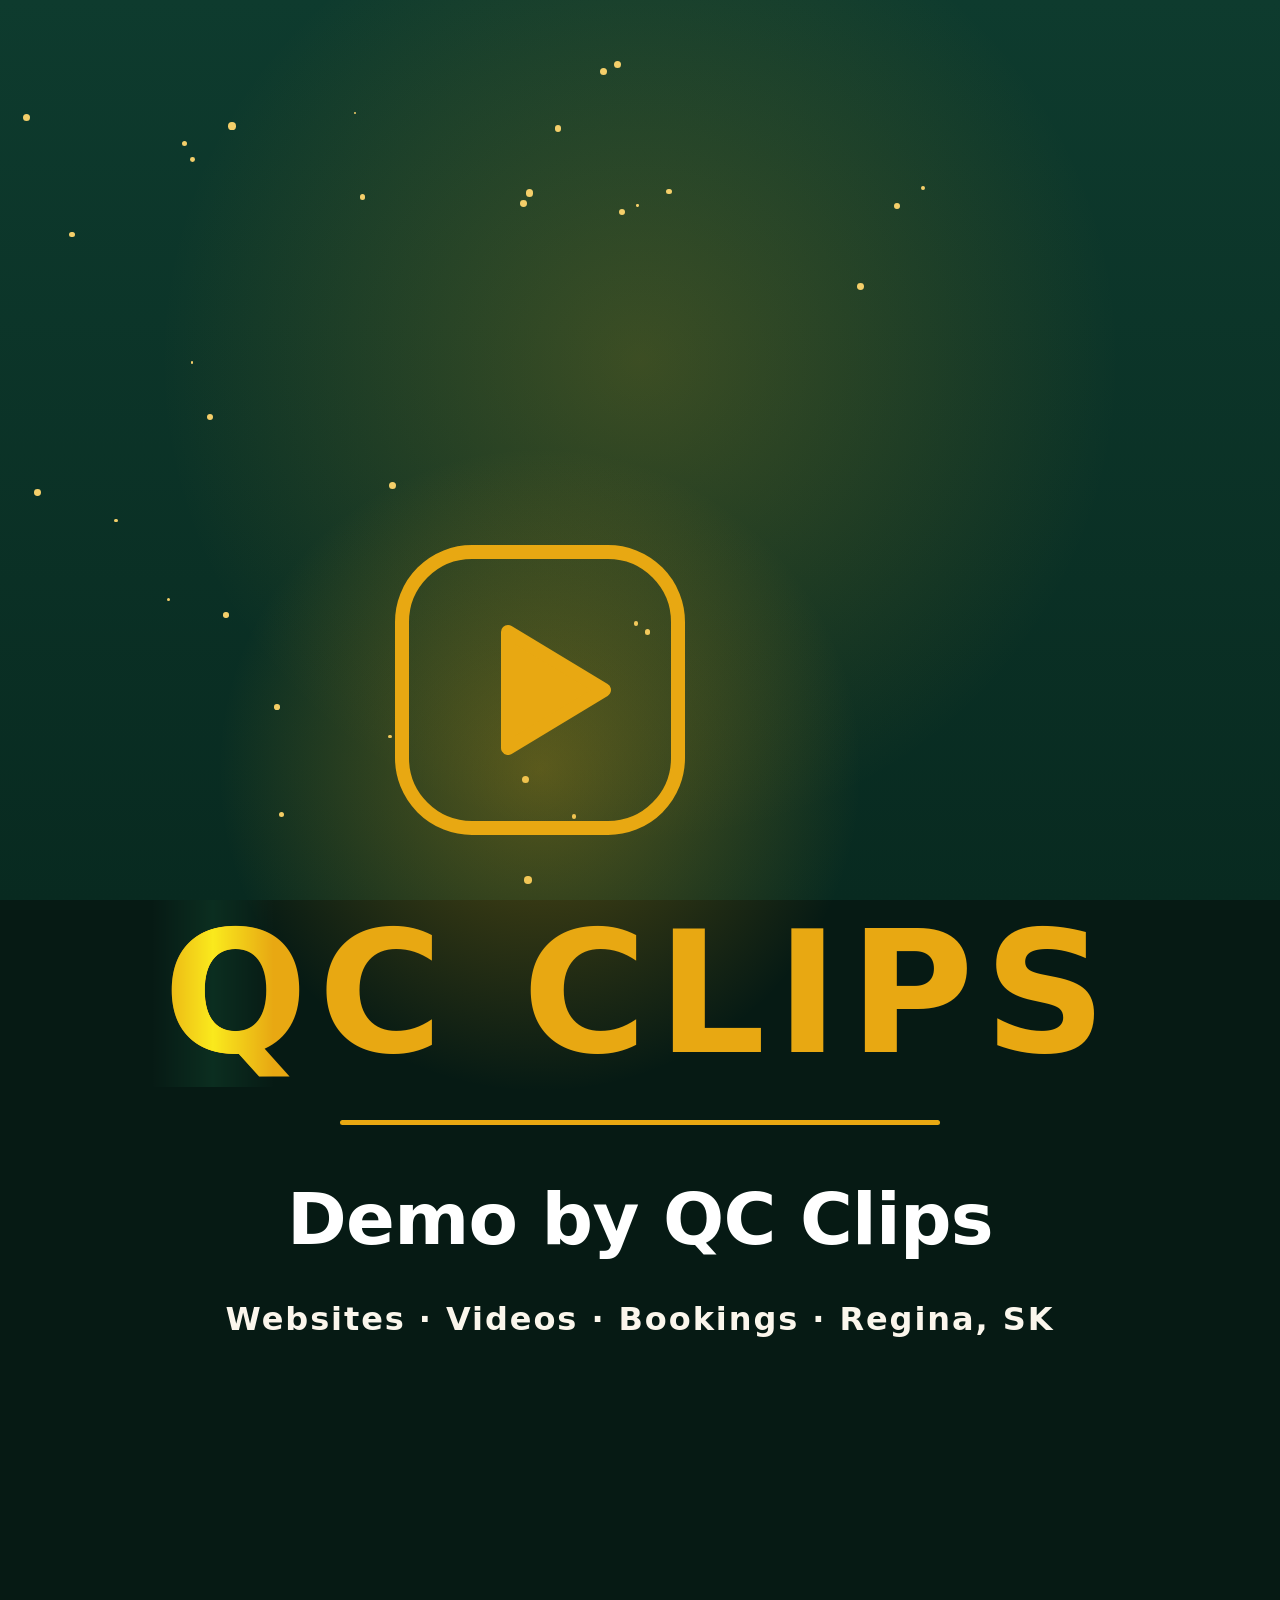
<file: qc-clips-promo/end-demo.html>
<!doctype html>
<html>
<head>
<meta charset="utf-8">
<link rel="stylesheet" href="kit.css">
<style>
  .bg{background:radial-gradient(800px 800px at 50% 40%,rgba(232,168,18,.22),transparent 60%),linear-gradient(180deg,#0E3B2E,#082A20)}
  #glow{position:absolute;left:190px;top:420px;width:700px;height:700px;border-radius:50%;background:radial-gradient(circle,rgba(232,168,18,.35),transparent 65%)}
  #logo{position:absolute;left:390px;top:540px;width:300px;height:300px}
  #tri{transform-origin:150px 150px}
  #wordwrap{position:absolute;left:0;right:0;top:900px;text-align:center;overflow:hidden}
  #word{position:relative;display:inline-block;overflow:hidden;font-family:var(--sans);font-weight:900;font-size:170px;letter-spacing:.06em;color:var(--gold);line-height:1.1;padding:0 10px}
  #shine{position:absolute;top:0;bottom:0;left:0;width:120px;background:linear-gradient(90deg,transparent,rgba(255,248,220,.8),transparent);mix-blend-mode:overlay}
  #line{position:absolute;left:340px;right:340px;top:1120px;height:5px;border-radius:5px;background:var(--gold);transform-origin:50% 50%}
  #cta{position:absolute;left:60px;right:60px;top:1180px;text-align:center;font-weight:800;font-size:72px;line-height:1.1;color:#fff;letter-spacing:-.01em}
  #sub{position:absolute;left:0;right:0;top:1300px;text-align:center;font-size:32px;font-weight:600;letter-spacing:.06em;color:var(--cream)}
</style>
</head>
<body>
<div class="bg" id="bg"></div>
<div id="glow"></div>
<svg id="logo" viewBox="0 0 300 300" aria-hidden="true">
  <rect id="frame" x="12" y="12" width="276" height="276" rx="70" fill="none" stroke="#E8A812" stroke-width="14" stroke-dasharray="1000" pathLength="1000"/>
  <path id="tri" d="M118 92 L214 150 L118 208 Z" fill="#E8A812" stroke="#E8A812" stroke-width="14" stroke-linejoin="round"/>
</svg>
<div id="wordwrap"><div id="word">QC CLIPS</div></div>
<div id="line"></div>
<div id="cta">Demo by QC Clips</div>
<div id="sub">Websites · Videos · Bookings · Regina, SK</div>

<script type="module">
import { endCard } from './end.js';
window.film = endCard();
</script>
</body>
</html>
</file>
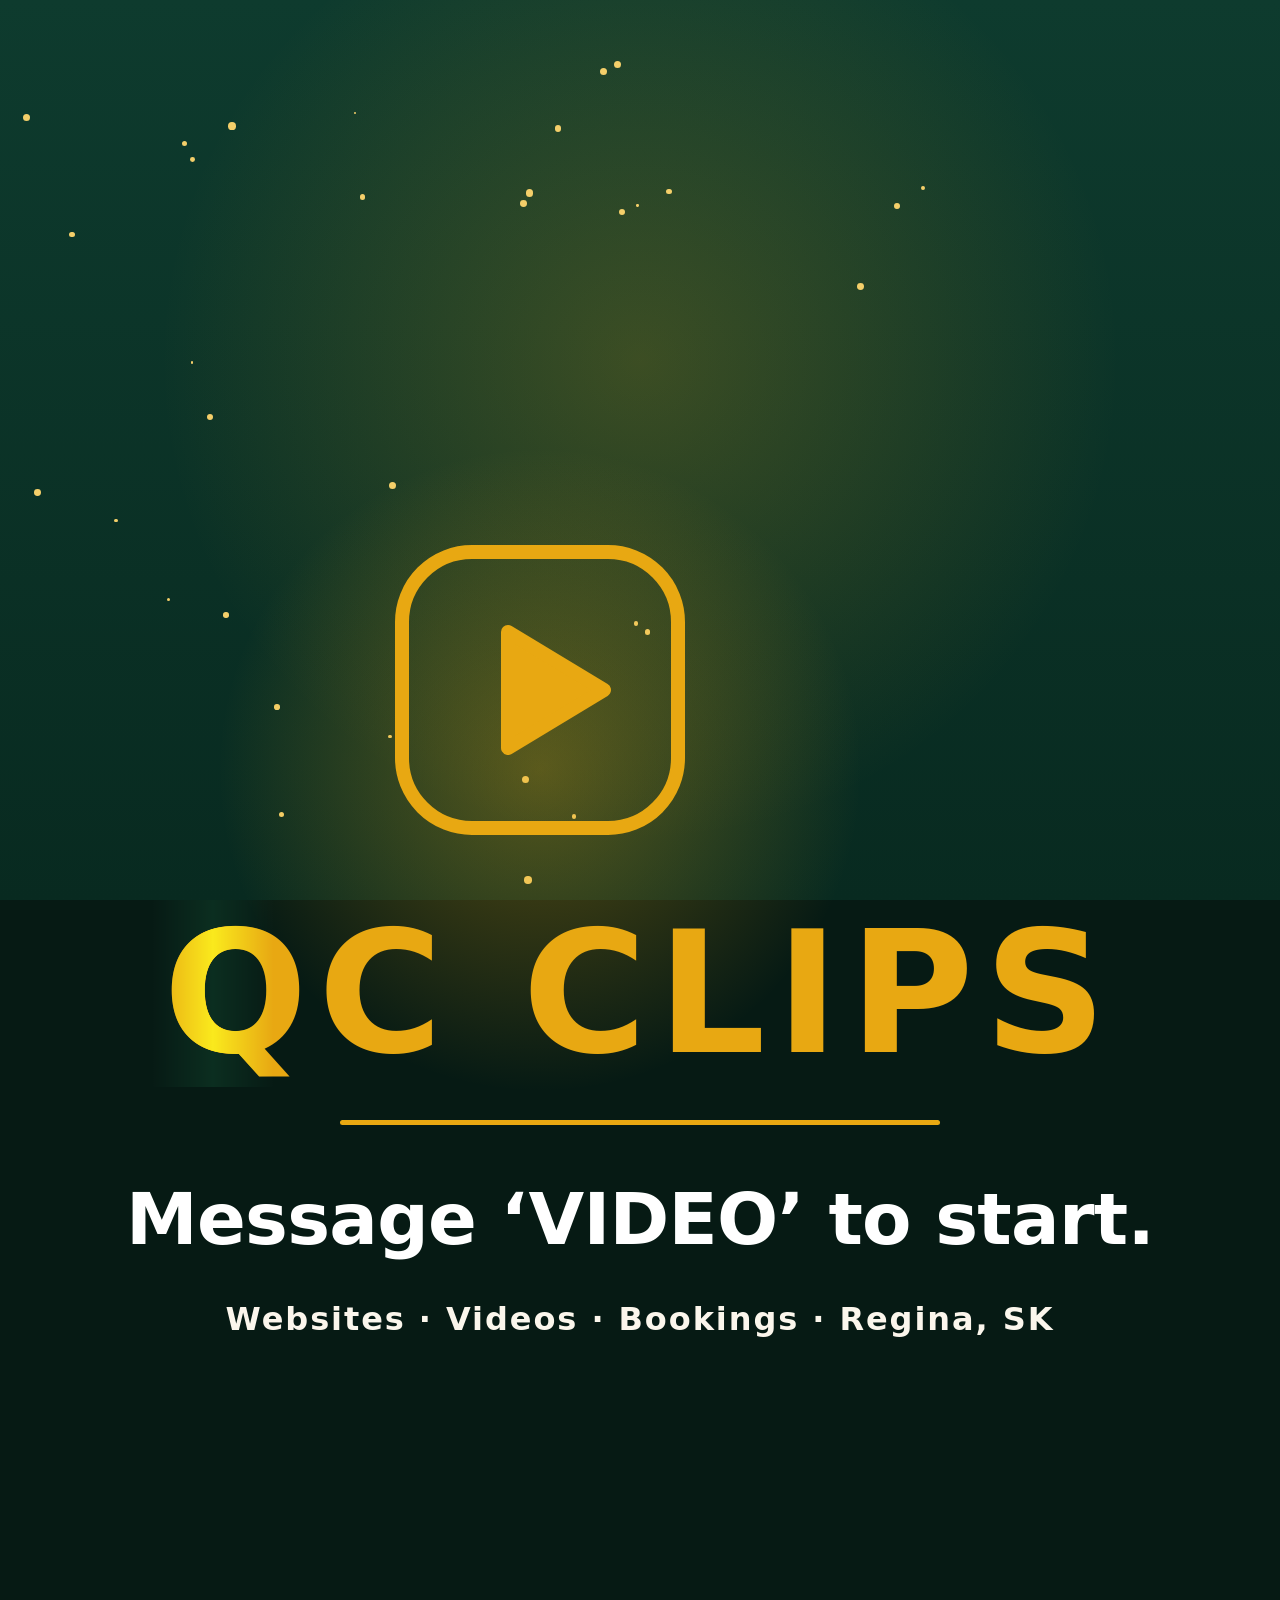
<file: qc-clips-promo/end.html>
<!doctype html>
<html>
<head>
<meta charset="utf-8">
<link rel="stylesheet" href="kit.css">
<style>
  .bg{background:radial-gradient(800px 800px at 50% 40%,rgba(232,168,18,.22),transparent 60%),linear-gradient(180deg,#0E3B2E,#082A20)}
  #glow{position:absolute;left:190px;top:420px;width:700px;height:700px;border-radius:50%;background:radial-gradient(circle,rgba(232,168,18,.35),transparent 65%)}
  #logo{position:absolute;left:390px;top:540px;width:300px;height:300px}
  #tri{transform-origin:150px 150px}
  #wordwrap{position:absolute;left:0;right:0;top:900px;text-align:center;overflow:hidden}
  #word{position:relative;display:inline-block;overflow:hidden;font-family:var(--sans);font-weight:900;font-size:170px;letter-spacing:.06em;color:var(--gold);line-height:1.1;padding:0 10px}
  #shine{position:absolute;top:0;bottom:0;left:0;width:120px;background:linear-gradient(90deg,transparent,rgba(255,248,220,.8),transparent);mix-blend-mode:overlay}
  #line{position:absolute;left:340px;right:340px;top:1120px;height:5px;border-radius:5px;background:var(--gold);transform-origin:50% 50%}
  #cta{position:absolute;left:60px;right:60px;top:1180px;text-align:center;font-weight:800;font-size:72px;line-height:1.1;color:#fff;letter-spacing:-.01em}
  #sub{position:absolute;left:0;right:0;top:1300px;text-align:center;font-size:32px;font-weight:600;letter-spacing:.06em;color:var(--cream)}
</style>
</head>
<body>
<div class="bg" id="bg"></div>
<div id="glow"></div>
<svg id="logo" viewBox="0 0 300 300" aria-hidden="true">
  <rect id="frame" x="12" y="12" width="276" height="276" rx="70" fill="none" stroke="#E8A812" stroke-width="14" stroke-dasharray="1000" pathLength="1000"/>
  <path id="tri" d="M118 92 L214 150 L118 208 Z" fill="#E8A812" stroke="#E8A812" stroke-width="14" stroke-linejoin="round"/>
</svg>
<div id="wordwrap"><div id="word">QC CLIPS</div></div>
<div id="line"></div>
<div id="cta">Message ‘VIDEO’ to start.</div>
<div id="sub">Websites · Videos · Bookings · Regina, SK</div>

<script type="module">
import { endCard } from './end.js';
window.film = endCard();
</script>
</body>
</html>
</file>
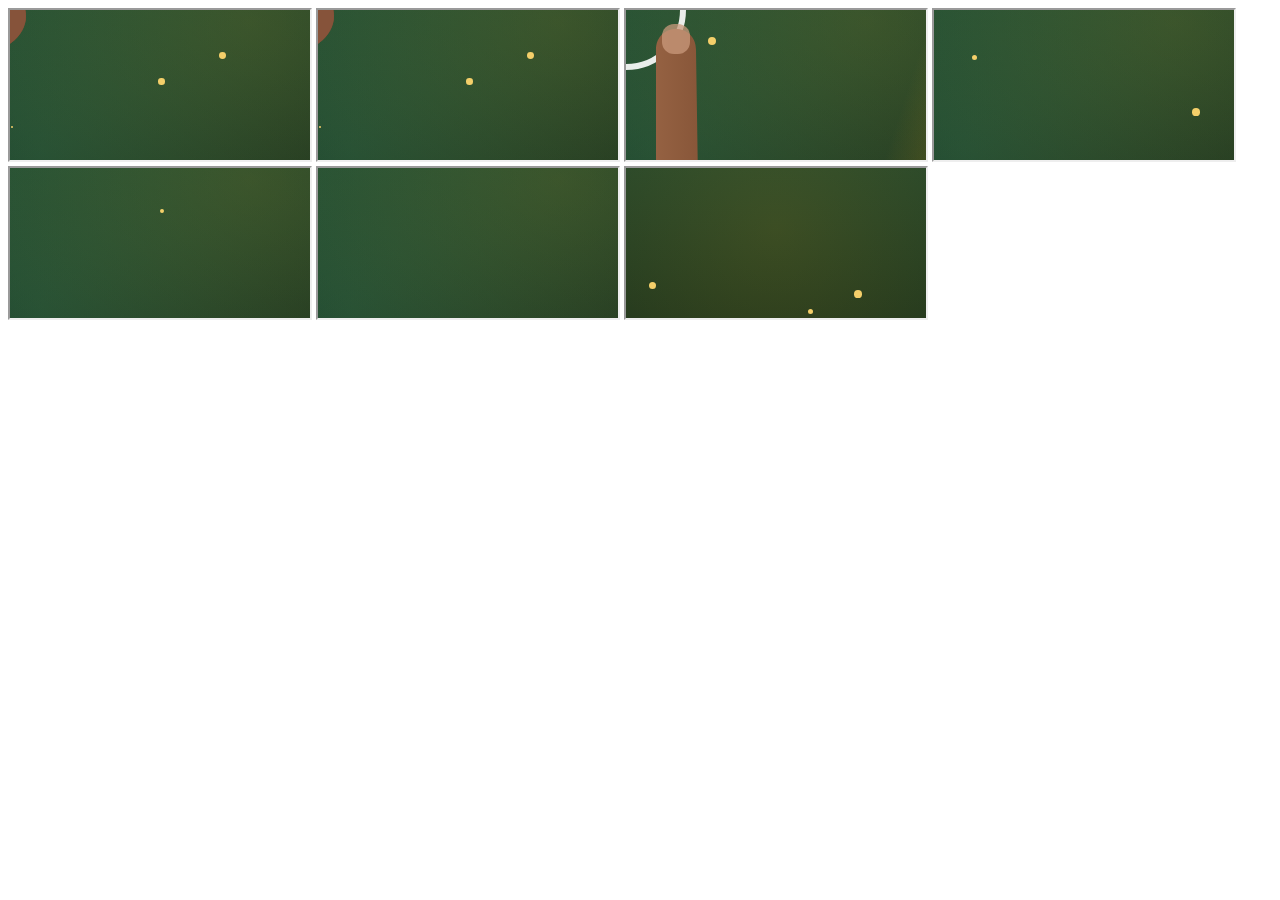
<file: qc-clips-promo/film.html>
<!doctype html>
<html>
<head>
<meta charset="utf-8">
<meta name="viewport" content="width=1080, height=1920">
</head>
<body>
<section>
  <iframe src="s1-hook.html" id="hook"></iframe>
  <iframe src="s2-stack.html" id="stack" at="4"></iframe>
  <iframe src="s3-website.html" id="website" at="8"></iframe>
  <iframe src="s4-reply.html" id="reply" at="15"></iframe>
  <iframe src="s5-review.html" id="review" at="21"></iframe>
  <iframe src="s6-montage.html" id="montage" at="27"></iframe>
  <iframe src="end.html" id="end" at="32"></iframe>
</section>
<section>
  <audio src="assets/sfx/pop.wav" id="pop-amina" at="1" volume="0.55"></audio>
  <audio src="assets/sfx/pop.wav" id="pop-keisha" at="4.5" volume="0.55"></audio>
  <audio src="assets/sfx/pop.wav" id="pop-jordan" at="5.5" volume="0.55"></audio>
  <audio src="assets/sfx/chime.wav" id="chime-booked" at="14" volume="0.45"></audio>
  <audio src="assets/sfx/pop.wav" id="pop-reply" at="16.9" volume="0.6"></audio>
  <audio src="assets/sfx/chime.wav" id="chime-check" at="17.9" volume="0.5"></audio>
  <audio src="assets/sfx/pop.wav" id="pop-ask" at="22.4" volume="0.6"></audio>
  <audio src="assets/sfx/star1.wav" id="star1" at="23.55" volume="0.45"></audio>
  <audio src="assets/sfx/star3.wav" id="star3" at="24.05" volume="0.45"></audio>
  <audio src="assets/sfx/star5.wav" id="star5" at="24.55" volume="0.45"></audio>
  <audio src="assets/sfx/logo.wav" id="logo-hit" at="32.3" volume="0.5"></audio>
</section>
<section>
  <audio src="assets/sfx/star2.wav" id="star2" at="23.8" volume="0.45"></audio>
  <audio src="assets/sfx/star4.wav" id="star4" at="24.3" volume="0.45"></audio>
  <audio src="assets/sfx/chime.wav" id="chime-posted" at="25" volume="0.35"></audio>
</section>
<section>
  <audio src="assets/sfx/buzz.wav" id="buzz-1" at="1" volume="0.35"></audio>
  <audio src="assets/sfx/buzz.wav" id="buzz-2" at="1.5" volume="0.3"></audio>
  <audio src="assets/sfx/buzz.wav" id="buzz-3" at="4.5" volume="0.35"></audio>
  <audio src="assets/sfx/buzz.wav" id="buzz-4" at="5.5" volume="0.35"></audio>
  <audio src="assets/sfx/whoosh.wav" id="whoosh-turn" at="7.45" volume="0.45"></audio>
  <audio src="assets/sfx/tap.wav" id="tap-book" at="9.6" volume="0.4"></audio>
  <audio src="assets/sfx/tap.wav" id="tap-name" at="10.6" volume="0.3"></audio>
  <audio src="assets/sfx/tap.wav" id="tap-service" at="11.5" volume="0.3"></audio>
  <audio src="assets/sfx/tap.wav" id="tap-time" at="12.1" volume="0.3"></audio>
  <audio src="assets/sfx/tap.wav" id="tap-phone" at="12.7" volume="0.3"></audio>
  <audio src="assets/sfx/tap.wav" id="tap-request" at="13.8" volume="0.4"></audio>
  <audio src="assets/sfx/whoosh.wav" id="whoosh-montage" at="26.5" volume="0.25"></audio>
  <audio src="assets/sfx/tap.wav" id="tick-services" at="28.1" volume="0.2"></audio>
  <audio src="assets/sfx/tap.wav" id="tick-gallery" at="29.45" volume="0.2"></audio>
  <audio src="assets/sfx/tap.wav" id="tick-reviews" at="30.8" volume="0.2"></audio>
  <audio src="assets/sfx/whoosh.wav" id="whoosh-end" at="31.45" volume="0.35"></audio>
</section>
<section>
  <audio src="assets/music.wav" id="music" volume="0.65"></audio>
</section>
</body>
</html>
</file>
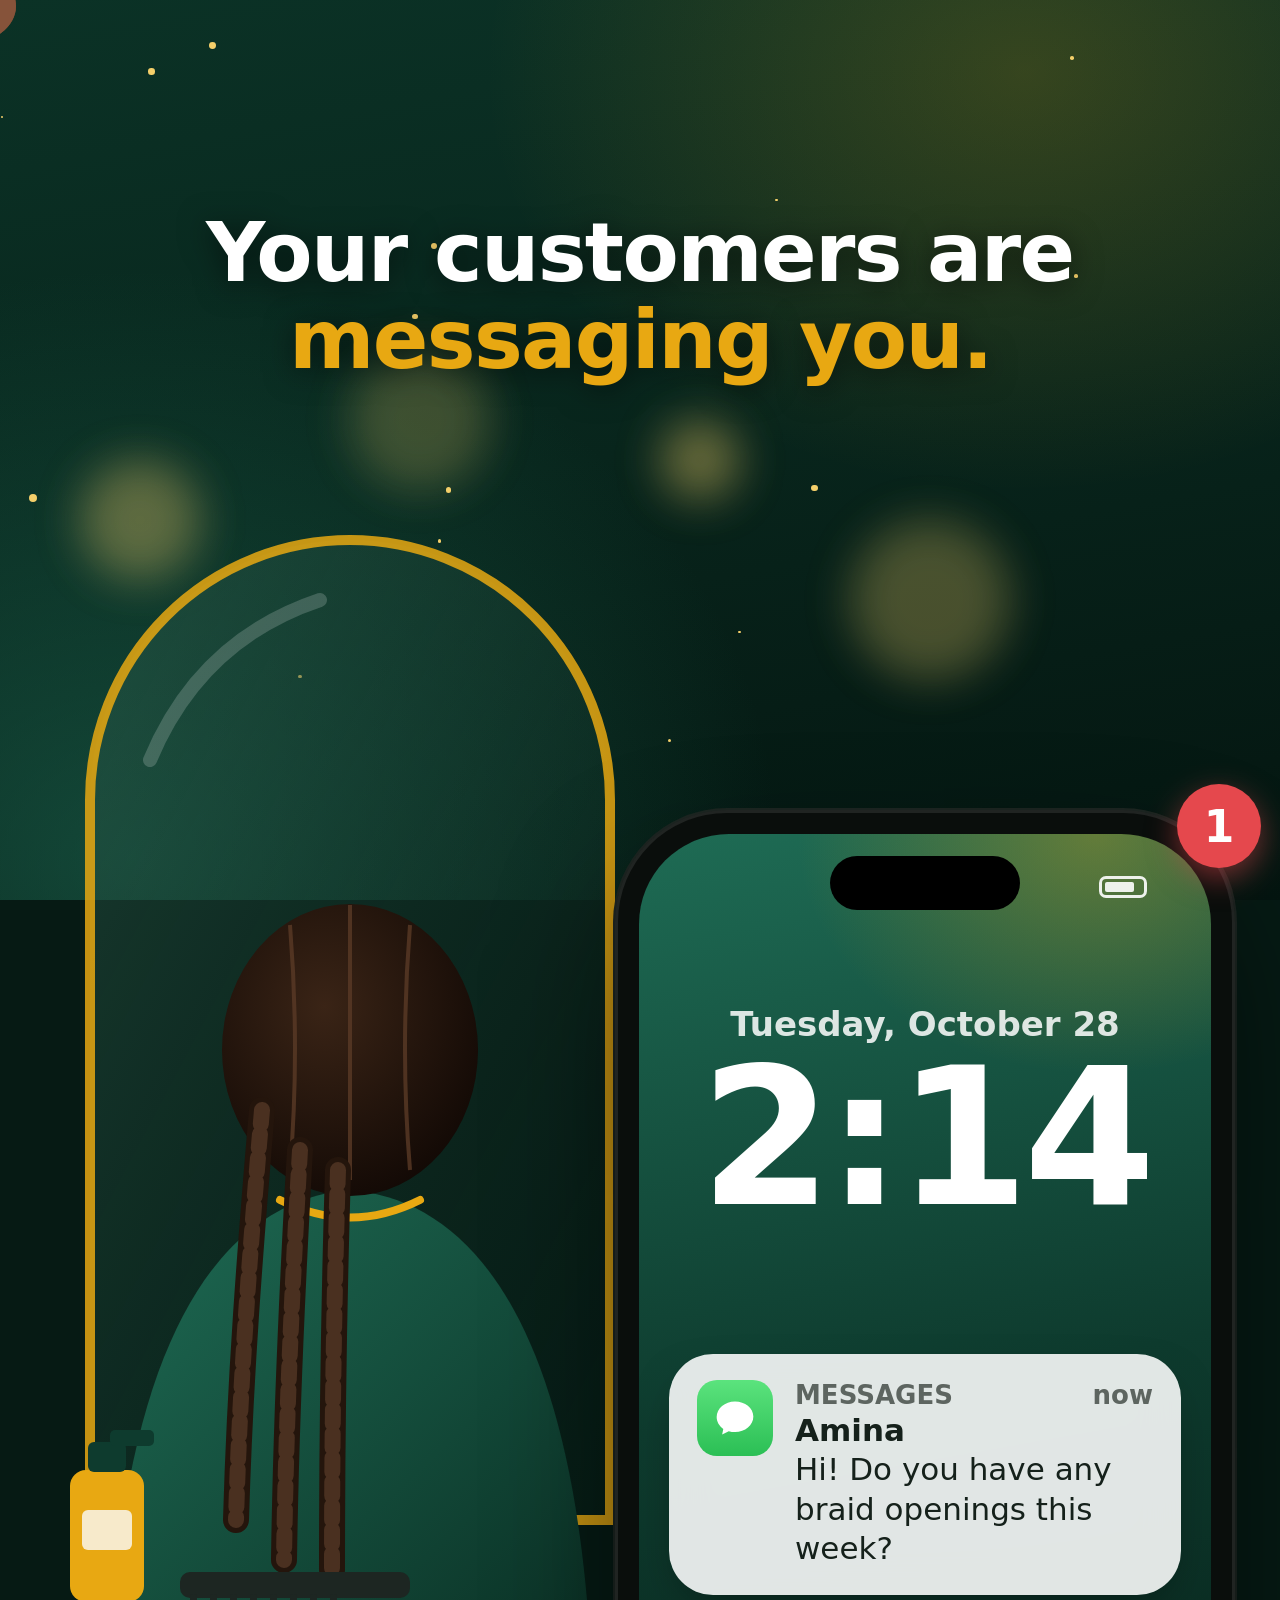
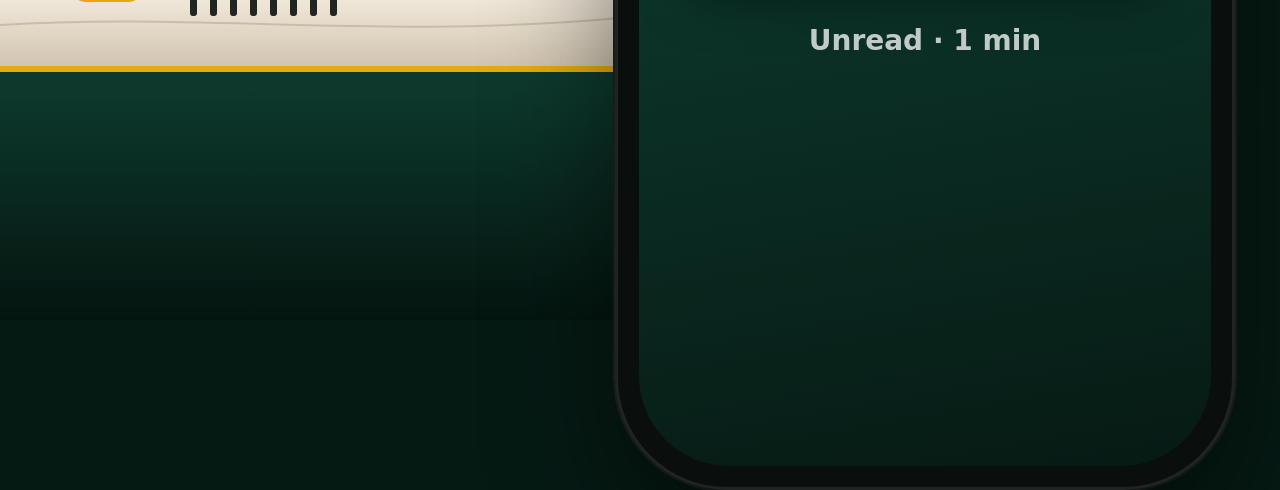
<file: qc-clips-promo/s1-hook.html>
<!doctype html>
<html>
<head>
<meta charset="utf-8">
<link rel="stylesheet" href="kit.css">
<style>
  #world{position:absolute;inset:0;transform-origin:820px 1232px}
  #salon{position:absolute;inset:0;width:1080px;height:1920px}
  .lock{background:radial-gradient(500px 400px at 80% 0%,rgba(232,168,18,.35),transparent 60%),linear-gradient(170deg,#1E6B54,#0E3B2E 45%,#061a14);color:#fff}
  .lock .sbar{color:#fff}
  .clock{position:absolute;top:170px;left:0;right:0;text-align:center}
  .clock small{display:block;font-size:34px;font-weight:600;opacity:.85}
  .clock b{display:block;font-size:190px;font-weight:600;letter-spacing:-.03em;line-height:1}
  .badge{position:absolute;right:-26px;top:-26px;min-width:84px;height:84px;padding:0 20px;border-radius:42px;background:#E5484D;color:#fff;font-size:44px;font-weight:800;display:grid;place-items:center;box-shadow:0 10px 30px rgba(229,72,77,.5);z-index:5}
  .unread{position:absolute;left:0;right:0;text-align:center;font-size:28px;font-weight:700;color:rgba(255,255,255,.75)}
</style>
</head>
<body>
<div class="bg" id="bg"></div>

<div id="world">
  <svg id="salon" viewBox="0 0 1080 1920" aria-hidden="true">
    <defs>
      <filter id="soft" x="-50%" y="-50%" width="200%" height="200%"><feGaussianBlur stdDeviation="22"/></filter>
      <linearGradient id="mirror" x1="0" y1="0" x2="1" y2="1"><stop offset="0" stop-color="#2a5a4a" stop-opacity=".55"/><stop offset="1" stop-color="#0b2a20" stop-opacity=".2"/></linearGradient>
      <linearGradient id="marble" x1="0" y1="0" x2="0" y2="1"><stop offset="0" stop-color="#EFE7D8"/><stop offset="1" stop-color="#CFC3AE"/></linearGradient>
      <linearGradient id="front" x1="0" y1="0" x2="0" y2="1"><stop offset="0" stop-color="#0E3B2E"/><stop offset="1" stop-color="#041510"/></linearGradient>
      <linearGradient id="cape" x1="0" y1="0" x2="1" y2="1"><stop offset="0" stop-color="#1E6B54"/><stop offset="1" stop-color="#0B3226"/></linearGradient>
      <radialGradient id="hair" cx=".4" cy=".35" r=".7"><stop offset="0" stop-color="#3a2416"/><stop offset="1" stop-color="#120905"/></radialGradient>
    </defs>
    <!-- warm salon lights -->
    <g filter="url(#soft)" fill="#F4CF6A">
      <circle cx="140" cy="520" r="60" opacity=".35"/><circle cx="930" cy="600" r="80" opacity=".28"/><circle cx="700" cy="460" r="40" opacity=".4"/><circle cx="420" cy="420" r="70" opacity=".22"/><circle cx="1000" cy="900" r="50" opacity=".25"/>
    </g>
    <!-- mirror -->
    <path d="M90 1520 V800 A260 260 0 0 1 610 800 V1520 Z" fill="url(#mirror)" stroke="#E8A812" stroke-width="10" stroke-opacity=".85"/>
    <path d="M150 760 Q200 640 320 600" stroke="#fff" stroke-opacity=".18" stroke-width="14" fill="none" stroke-linecap="round"/>
    <!-- client: cape, head, braids -->
    <path d="M110 1640 C130 1320 230 1200 350 1190 C470 1200 570 1320 590 1640 Z" fill="url(#cape)"/>
    <path d="M280 1200 Q350 1235 420 1200" stroke="#E8A812" stroke-width="8" fill="none" stroke-linecap="round"/>
    <ellipse cx="350" cy="1050" rx="128" ry="146" fill="url(#hair)"/>
    <g stroke="#5a3a26" stroke-width="4" fill="none" opacity=".8"><path d="M350 905 V1180"/><path d="M290 925 Q300 1050 290 1170"/><path d="M410 925 Q400 1050 410 1170"/></g>
    <g id="braids" stroke-linecap="round" fill="none">
      <path d="M262 1110 C250 1250 240 1380 236 1520" stroke="#24150c" stroke-width="26"/>
      <path d="M262 1110 C250 1250 240 1380 236 1520" stroke="#4a3020" stroke-width="16" stroke-dasharray="14 10"/>
      <path d="M300 1150 C292 1290 286 1420 284 1560" stroke="#24150c" stroke-width="26"/>
      <path d="M300 1150 C292 1290 286 1420 284 1560" stroke="#4a3020" stroke-width="16" stroke-dasharray="14 10"/>
      <path d="M338 1170 C334 1300 332 1430 332 1570" stroke="#24150c" stroke-width="26"/>
      <path d="M338 1170 C334 1300 332 1430 332 1570" stroke="#4a3020" stroke-width="16" stroke-dasharray="14 10"/>
    </g>
    <!-- strands being braided, ends follow the hands -->
    <g stroke="#2a1a10" stroke-width="7" fill="none" stroke-linecap="round">
      <path id="strandA"/><path id="strandB"/>
    </g>
    <!-- stylist's arms and hands -->
    <g id="armA"><path class="sleeve" stroke="#111814" stroke-width="72" stroke-linecap="round" fill="none"/><g class="hand"><ellipse cx="-34" cy="6" rx="50" ry="38" fill="#7A4A2E"/><rect x="-118" y="-26" width="76" height="20" rx="10" fill="#8A5636"/><rect x="-126" y="-4" width="84" height="20" rx="10" fill="#7f4f31"/><rect x="-118" y="18" width="76" height="20" rx="10" fill="#8A5636"/><rect x="-74" y="30" width="52" height="22" rx="11" fill="#6f4229" transform="rotate(35 -74 30)"/></g></g>
    <g id="armB"><path class="sleeve" stroke="#161f1a" stroke-width="72" stroke-linecap="round" fill="none"/><g class="hand"><ellipse cx="-34" cy="6" rx="50" ry="38" fill="#86533A"/><rect x="-118" y="-26" width="76" height="20" rx="10" fill="#93603F"/><rect x="-126" y="-4" width="84" height="20" rx="10" fill="#8a5636"/><rect x="-118" y="18" width="76" height="20" rx="10" fill="#93603F"/><rect x="-74" y="30" width="52" height="22" rx="11" fill="#7A4A2E" transform="rotate(35 -74 30)"/></g></g>
    <!-- counter -->
    <rect x="0" y="1600" width="1080" height="70" fill="url(#marble)"/>
    <path d="M0 1625 C200 1612 380 1640 620 1618 S940 1630 1080 1615" stroke="#b9ab92" stroke-width="2" fill="none" opacity=".6"/>
    <rect x="0" y="1666" width="1080" height="6" fill="#E8A812"/>
    <rect x="0" y="1672" width="1080" height="248" fill="url(#front)"/>
    <!-- counter items -->
    <g transform="translate(70 1430)"><rect x="0" y="40" width="74" height="132" rx="16" fill="#E8A812"/><rect x="18" y="12" width="38" height="30" rx="6" fill="#0E3B2E"/><rect x="40" y="0" width="44" height="16" rx="5" fill="#0E3B2E"/><rect x="12" y="80" width="50" height="40" rx="6" fill="#FBF6EC" opacity=".85"/></g>
    <g transform="translate(180 1572)"><rect width="230" height="26" rx="10" fill="#1d2622"/><g fill="#1d2622"><rect x="10" y="22" width="7" height="22" rx="3"/><rect x="30" y="22" width="7" height="22" rx="3"/><rect x="50" y="22" width="7" height="22" rx="3"/><rect x="70" y="22" width="7" height="22" rx="3"/><rect x="90" y="22" width="7" height="22" rx="3"/><rect x="110" y="22" width="7" height="22" rx="3"/><rect x="130" y="22" width="7" height="22" rx="3"/><rect x="150" y="22" width="7" height="22" rx="3"/></g></g>
  </svg>

  <!-- phone, propped on the counter -->
  <div class="phone" id="phone" style="left:615px;top:810px;width:620px;height:1280px;transform-origin:0 0">
    <span class="badge" id="badge">1</span>
    <div class="screen lock">
      <div class="island"></div>
      <div class="sbar"><span></span><span class="batt"></span></div>
      <div class="clock"><small>Tuesday, October 28</small><b>2:14</b></div>
      <div class="notif" id="n1" style="top:520px">
        <div class="app"><svg viewBox="0 0 24 24"><path d="M12 3C6.5 3 2 6.8 2 11.5c0 2.6 1.4 4.9 3.6 6.5L5 21l3.6-1.8c1.1.3 2.2.5 3.4.5 5.5 0 10-3.8 10-8.5S17.5 3 12 3z" fill="#fff"/></svg></div>
        <div class="txt"><div class="top"><span>MESSAGES</span><span>now</span></div><b>Amina</b><p>Hi! Do you have any braid openings this week?</p></div>
      </div>
      <div class="unread" id="unread" style="top:790px">Unread · 1 min</div>
    </div>
  </div>
</div>

<div class="caption" id="cap">Your customers are <span class="hl">messaging you.</span></div>

<script type="module">
import { prog, ease, lerp, dust, caption, pop, buzz } from './kit.js';

const drift = dust(document.getElementById('bg'), 11);
const cap = caption(document.getElementById('cap'));
const world = document.getElementById('world');
const phone = document.getElementById('phone');
const n1 = document.getElementById('n1');
const badge = document.getElementById('badge');
const unread = document.getElementById('unread');
const sA = document.getElementById('strandA'), sB = document.getElementById('strandB');
const arms = ['armA', 'armB'].map((id) => document.getElementById(id));

/** The stylist's hands work the braid: two hands trading places on a steady rhythm. */
function hands(t) {
  const spots = [
    { sx: 1120, sy: 620, wx: 520, wy: 940, ph: 0 },
    { sx: 1140, sy: 820, wx: 540, wy: 1040, ph: Math.PI },
  ];
  spots.forEach((s, i) => {
    const w = t * 7 + s.ph;
    const x = s.wx + Math.sin(w) * 22, y = s.wy + Math.cos(w) * 30;
    const g = arms[i];
    g.querySelector('.sleeve').setAttribute('d', `M${s.sx} ${s.sy} Q${(s.sx + x) / 2 + 40} ${(s.sy + y) / 2 - 80} ${x + 30} ${y}`);
    g.querySelector('.hand').setAttribute('transform', `translate(${x} ${y}) rotate(${Math.sin(w) * 8 - 10})`);
    (i ? sB : sA).setAttribute('d', `M${420 + i * 20} ${960 + i * 40} Q${450 + i * 10} ${990 + i * 30} ${x - 110} ${y + 4}`);
  });
}

window.film = {
  duration: 4,
  frame(t) {
    drift(t);
    hands(t);
    // camera settles in
    const k = ease.out(prog(t, 0, 1.2));
    world.style.transform = `scale(${lerp(1.07, 1, k)})`;
    world.style.opacity = lerp(0.4, 1, k);

    // the message lands, the phone buzzes, nobody picks it up
    const sh = buzz(t, 1.0) + buzz(t, 1.5);
    phone.style.transform = `translateX(${sh}px) rotate(${-3 + sh * 0.15}deg) scale(.66)`;
    pop(n1, t, 1.0, 0.7);
    pop(badge, t, 1.15, 0.5);
    unread.style.opacity = ease.out(prog(t, 2.2, 0.5));
    cap(t, 0.25);
  },
};
</script>
</body>
</html>
</file>
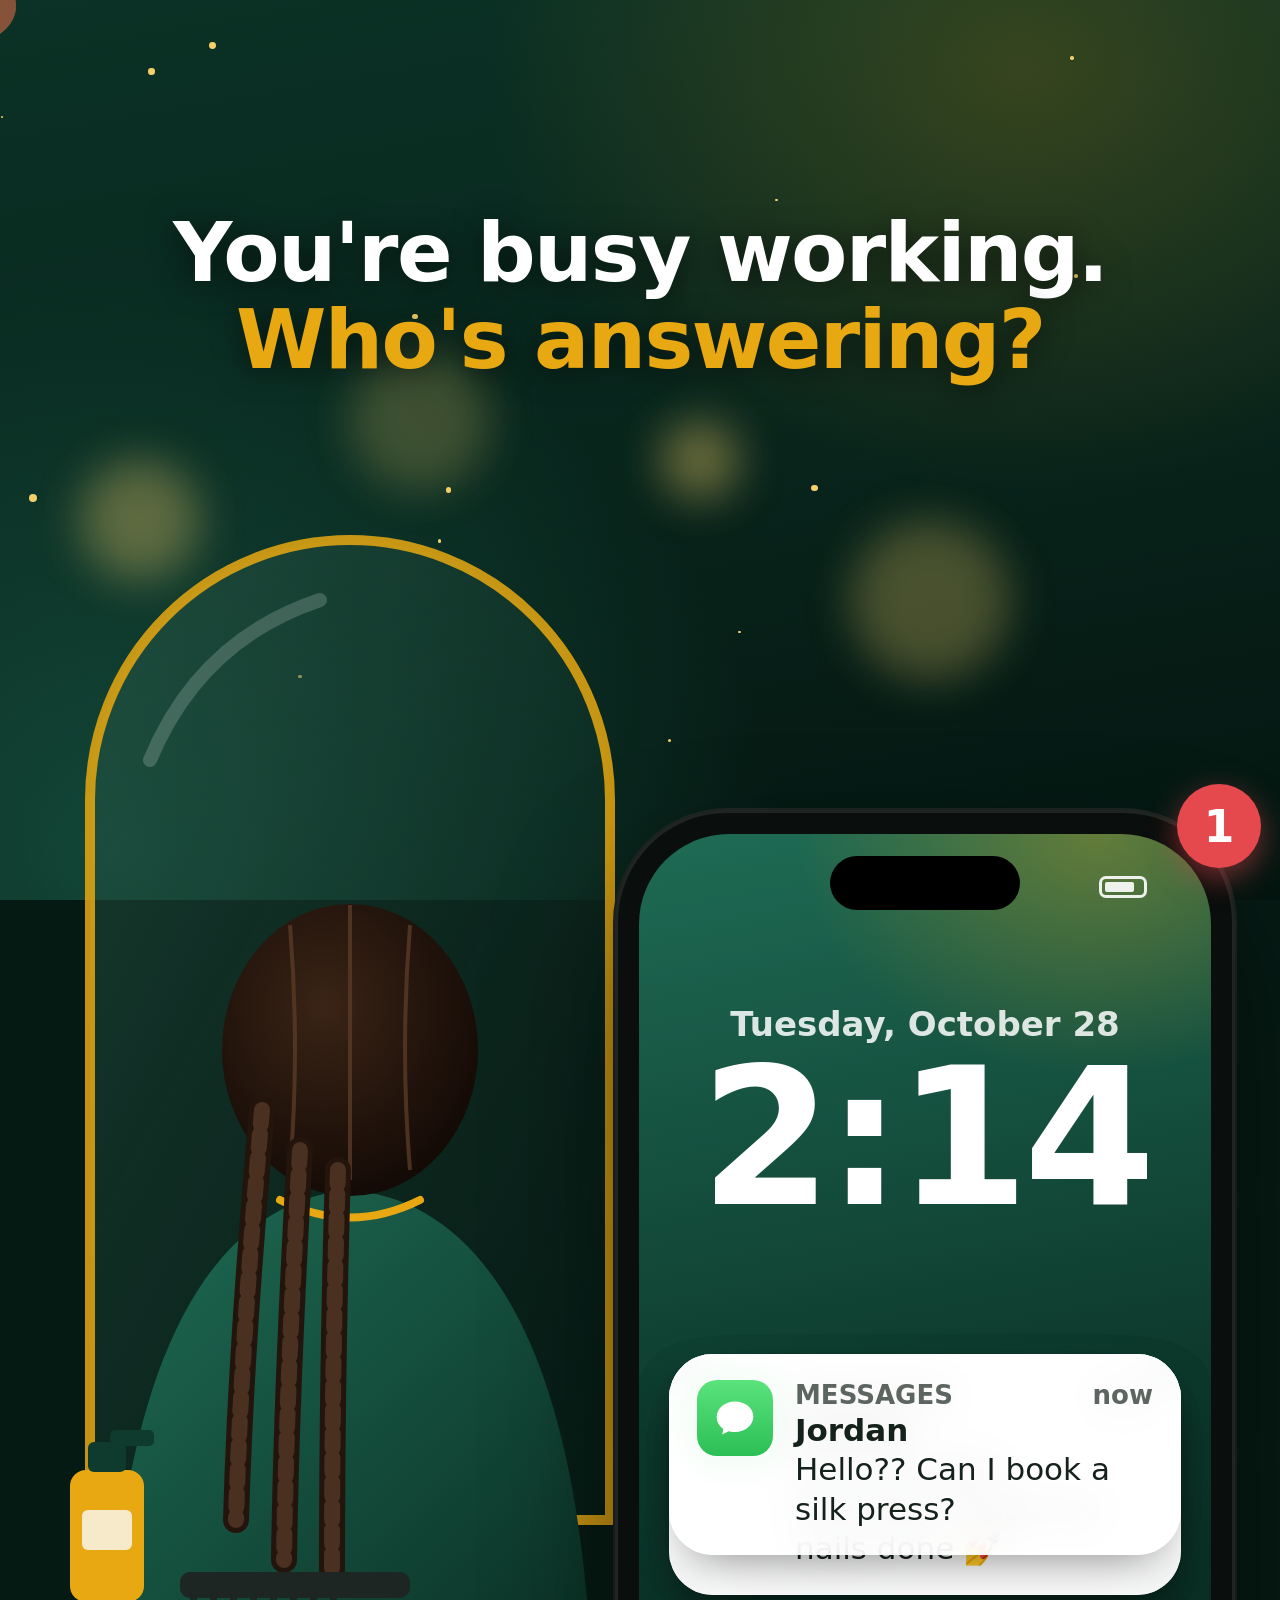
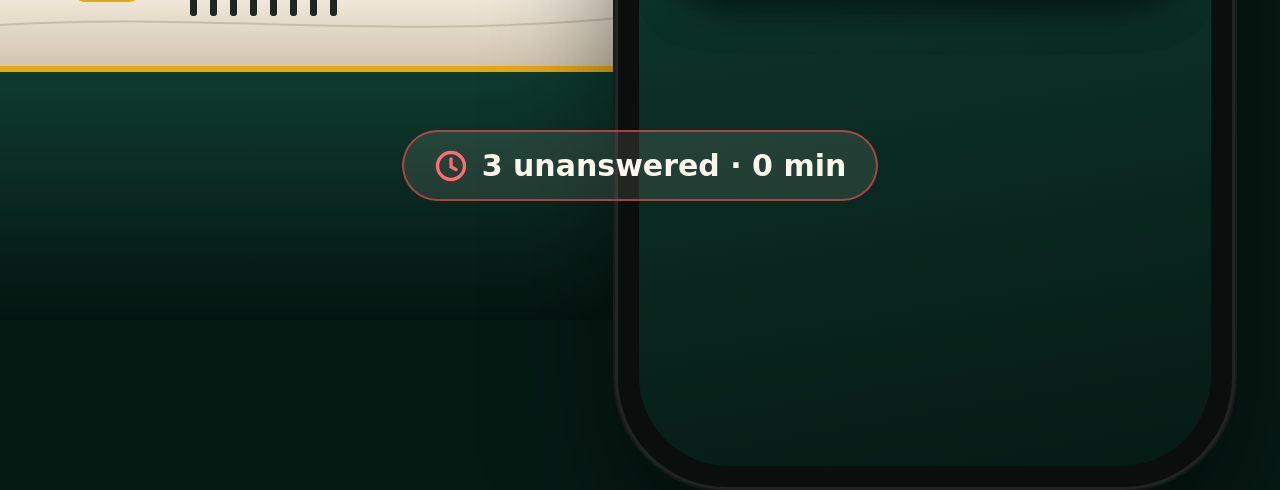
<file: qc-clips-promo/s2-stack.html>
<!doctype html>
<html>
<head>
<meta charset="utf-8">
<link rel="stylesheet" href="kit.css">
<style>
  #world{position:absolute;inset:0;transform-origin:820px 1232px}
  #salon{position:absolute;inset:0;width:1080px;height:1920px}
  .lock{background:radial-gradient(500px 400px at 80% 0%,rgba(232,168,18,.35),transparent 60%),linear-gradient(170deg,#1E6B54,#0E3B2E 45%,#061a14);color:#fff}
  .lock .sbar{color:#fff}
  .clock{position:absolute;top:170px;left:0;right:0;text-align:center}
  .clock small{display:block;font-size:34px;font-weight:600;opacity:.85}
  .clock b{display:block;font-size:190px;font-weight:600;letter-spacing:-.03em;line-height:1}
  .badge{position:absolute;right:-26px;top:-26px;min-width:84px;height:84px;padding:0 20px;border-radius:42px;background:#E5484D;color:#fff;font-size:44px;font-weight:800;display:grid;place-items:center;box-shadow:0 10px 30px rgba(229,72,77,.5);z-index:5}
</style>
</head>
<body>
<div class="bg" id="bg"></div>

<div id="world">
  <svg id="salon" viewBox="0 0 1080 1920" aria-hidden="true">
    <defs>
      <filter id="soft" x="-50%" y="-50%" width="200%" height="200%"><feGaussianBlur stdDeviation="22"/></filter>
      <linearGradient id="mirror" x1="0" y1="0" x2="1" y2="1"><stop offset="0" stop-color="#2a5a4a" stop-opacity=".55"/><stop offset="1" stop-color="#0b2a20" stop-opacity=".2"/></linearGradient>
      <linearGradient id="marble" x1="0" y1="0" x2="0" y2="1"><stop offset="0" stop-color="#EFE7D8"/><stop offset="1" stop-color="#CFC3AE"/></linearGradient>
      <linearGradient id="front" x1="0" y1="0" x2="0" y2="1"><stop offset="0" stop-color="#0E3B2E"/><stop offset="1" stop-color="#041510"/></linearGradient>
      <linearGradient id="cape" x1="0" y1="0" x2="1" y2="1"><stop offset="0" stop-color="#1E6B54"/><stop offset="1" stop-color="#0B3226"/></linearGradient>
      <radialGradient id="hair" cx=".4" cy=".35" r=".7"><stop offset="0" stop-color="#3a2416"/><stop offset="1" stop-color="#120905"/></radialGradient>
    </defs>
    <!-- warm salon lights -->
    <g filter="url(#soft)" fill="#F4CF6A">
      <circle cx="140" cy="520" r="60" opacity=".35"/><circle cx="930" cy="600" r="80" opacity=".28"/><circle cx="700" cy="460" r="40" opacity=".4"/><circle cx="420" cy="420" r="70" opacity=".22"/><circle cx="1000" cy="900" r="50" opacity=".25"/>
    </g>
    <!-- mirror -->
    <path d="M90 1520 V800 A260 260 0 0 1 610 800 V1520 Z" fill="url(#mirror)" stroke="#E8A812" stroke-width="10" stroke-opacity=".85"/>
    <path d="M150 760 Q200 640 320 600" stroke="#fff" stroke-opacity=".18" stroke-width="14" fill="none" stroke-linecap="round"/>
    <!-- client: cape, head, braids -->
    <path d="M110 1640 C130 1320 230 1200 350 1190 C470 1200 570 1320 590 1640 Z" fill="url(#cape)"/>
    <path d="M280 1200 Q350 1235 420 1200" stroke="#E8A812" stroke-width="8" fill="none" stroke-linecap="round"/>
    <ellipse cx="350" cy="1050" rx="128" ry="146" fill="url(#hair)"/>
    <g stroke="#5a3a26" stroke-width="4" fill="none" opacity=".8"><path d="M350 905 V1180"/><path d="M290 925 Q300 1050 290 1170"/><path d="M410 925 Q400 1050 410 1170"/></g>
    <g id="braids" stroke-linecap="round" fill="none">
      <path d="M262 1110 C250 1250 240 1380 236 1520" stroke="#24150c" stroke-width="26"/>
      <path d="M262 1110 C250 1250 240 1380 236 1520" stroke="#4a3020" stroke-width="16" stroke-dasharray="14 10"/>
      <path d="M300 1150 C292 1290 286 1420 284 1560" stroke="#24150c" stroke-width="26"/>
      <path d="M300 1150 C292 1290 286 1420 284 1560" stroke="#4a3020" stroke-width="16" stroke-dasharray="14 10"/>
      <path d="M338 1170 C334 1300 332 1430 332 1570" stroke="#24150c" stroke-width="26"/>
      <path d="M338 1170 C334 1300 332 1430 332 1570" stroke="#4a3020" stroke-width="16" stroke-dasharray="14 10"/>
    </g>
    <!-- strands being braided, ends follow the hands -->
    <g stroke="#2a1a10" stroke-width="7" fill="none" stroke-linecap="round">
      <path id="strandA"/><path id="strandB"/>
    </g>
    <!-- stylist's arms and hands -->
    <g id="armA"><path class="sleeve" stroke="#111814" stroke-width="72" stroke-linecap="round" fill="none"/><g class="hand"><ellipse cx="-34" cy="6" rx="50" ry="38" fill="#7A4A2E"/><rect x="-118" y="-26" width="76" height="20" rx="10" fill="#8A5636"/><rect x="-126" y="-4" width="84" height="20" rx="10" fill="#7f4f31"/><rect x="-118" y="18" width="76" height="20" rx="10" fill="#8A5636"/><rect x="-74" y="30" width="52" height="22" rx="11" fill="#6f4229" transform="rotate(35 -74 30)"/></g></g>
    <g id="armB"><path class="sleeve" stroke="#161f1a" stroke-width="72" stroke-linecap="round" fill="none"/><g class="hand"><ellipse cx="-34" cy="6" rx="50" ry="38" fill="#86533A"/><rect x="-118" y="-26" width="76" height="20" rx="10" fill="#93603F"/><rect x="-126" y="-4" width="84" height="20" rx="10" fill="#8a5636"/><rect x="-118" y="18" width="76" height="20" rx="10" fill="#93603F"/><rect x="-74" y="30" width="52" height="22" rx="11" fill="#7A4A2E" transform="rotate(35 -74 30)"/></g></g>
    <!-- counter -->
    <rect x="0" y="1600" width="1080" height="70" fill="url(#marble)"/>
    <path d="M0 1625 C200 1612 380 1640 620 1618 S940 1630 1080 1615" stroke="#b9ab92" stroke-width="2" fill="none" opacity=".6"/>
    <rect x="0" y="1666" width="1080" height="6" fill="#E8A812"/>
    <rect x="0" y="1672" width="1080" height="248" fill="url(#front)"/>
    <!-- counter items -->
    <g transform="translate(70 1430)"><rect x="0" y="40" width="74" height="132" rx="16" fill="#E8A812"/><rect x="18" y="12" width="38" height="30" rx="6" fill="#0E3B2E"/><rect x="40" y="0" width="44" height="16" rx="5" fill="#0E3B2E"/><rect x="12" y="80" width="50" height="40" rx="6" fill="#FBF6EC" opacity=".85"/></g>
    <g transform="translate(180 1572)"><rect width="230" height="26" rx="10" fill="#1d2622"/><g fill="#1d2622"><rect x="10" y="22" width="7" height="22" rx="3"/><rect x="30" y="22" width="7" height="22" rx="3"/><rect x="50" y="22" width="7" height="22" rx="3"/><rect x="70" y="22" width="7" height="22" rx="3"/><rect x="90" y="22" width="7" height="22" rx="3"/><rect x="110" y="22" width="7" height="22" rx="3"/><rect x="130" y="22" width="7" height="22" rx="3"/><rect x="150" y="22" width="7" height="22" rx="3"/></g></g>
  </svg>

  <!-- phone, propped on the counter -->
  <div class="phone" id="phone" style="left:615px;top:810px;width:620px;height:1280px;transform-origin:0 0">
    <span class="badge" id="badge">1</span>
    <div class="screen lock">
      <div class="island"></div>
      <div class="sbar"><span></span><span class="batt"></span></div>
      <div class="clock"><small>Tuesday, October 28</small><b>2:14</b></div>
      <div class="notif" id="n1" style="top:520px">
        <div class="app"><svg viewBox="0 0 24 24"><path d="M12 3C6.5 3 2 6.8 2 11.5c0 2.6 1.4 4.9 3.6 6.5L5 21l3.6-1.8c1.1.3 2.2.5 3.4.5 5.5 0 10-3.8 10-8.5S17.5 3 12 3z" fill="#fff"/></svg></div>
        <div class="txt"><div class="top"><span>MESSAGES</span><span>now</span></div><b>Amina</b><p>Hi! Do you have any braid openings this week?</p></div>
      </div>
      <div class="notif" id="n2" style="top:520px">
        <div class="app"><svg viewBox="0 0 24 24"><path d="M12 3C6.5 3 2 6.8 2 11.5c0 2.6 1.4 4.9 3.6 6.5L5 21l3.6-1.8c1.1.3 2.2.5 3.4.5 5.5 0 10-3.8 10-8.5S17.5 3 12 3z" fill="#fff"/></svg></div>
        <div class="txt"><div class="top"><span>MESSAGES</span><span>now</span></div><b>Keisha</b><p>Are you open Saturday? Need my nails done 💅</p></div>
      </div>
      <div class="notif" id="n3" style="top:520px">
        <div class="app"><svg viewBox="0 0 24 24"><path d="M12 3C6.5 3 2 6.8 2 11.5c0 2.6 1.4 4.9 3.6 6.5L5 21l3.6-1.8c1.1.3 2.2.5 3.4.5 5.5 0 10-3.8 10-8.5S17.5 3 12 3z" fill="#fff"/></svg></div>
        <div class="txt"><div class="top"><span>MESSAGES</span><span>now</span></div><b>Jordan</b><p>Hello?? Can I book a silk press?</p></div>
      </div>
    </div>
  </div>
</div>

<div class="caption" id="cap">You're busy working. <span class="hl">Who's answering?</span></div>
<div class="abs" id="waiting" style="left:0;right:0;top:1730px;text-align:center"><span class="pill" style="border-color:rgba(229,72,77,.7)"><svg viewBox="0 0 24 24" fill="none" stroke="#FF6B6F" stroke-width="2.4" stroke-linecap="round"><circle cx="12" cy="12" r="9.5"/><path d="M12 7v5.5l3.5 2"/></svg><span id="wtxt">3 unanswered · 0 min</span></span></div>

<script type="module">
import { prog, ease, lerp, dust, caption, pop, buzz } from './kit.js';

const drift = dust(document.getElementById('bg'), 11);
const cap = caption(document.getElementById('cap'));
const world = document.getElementById('world');
const phone = document.getElementById('phone');
const n1 = document.getElementById('n1');
const badge = document.getElementById('badge');
const sA = document.getElementById('strandA'), sB = document.getElementById('strandB');
const arms = ['armA', 'armB'].map((id) => document.getElementById(id));

/** The stylist's hands work the braid: two hands trading places on a steady rhythm. */
function hands(t) {
  const spots = [
    { sx: 1120, sy: 620, wx: 520, wy: 940, ph: 0 },
    { sx: 1140, sy: 820, wx: 540, wy: 1040, ph: Math.PI },
  ];
  spots.forEach((s, i) => {
    const w = t * 7 + s.ph;
    const x = s.wx + Math.sin(w) * 22, y = s.wy + Math.cos(w) * 30;
    const g = arms[i];
    g.querySelector('.sleeve').setAttribute('d', `M${s.sx} ${s.sy} Q${(s.sx + x) / 2 + 40} ${(s.sy + y) / 2 - 80} ${x + 30} ${y}`);
    g.querySelector('.hand').setAttribute('transform', `translate(${x} ${y}) rotate(${Math.sin(w) * 8 - 10})`);
    (i ? sB : sA).setAttribute('d', `M${420 + i * 20} ${960 + i * 40} Q${450 + i * 10} ${990 + i * 30} ${x - 110} ${y + 4}`);
  });
}

const n2 = document.getElementById('n2'), n3 = document.getElementById('n3');
const salon = document.getElementById('salon');
const waiting = document.getElementById('waiting'), wtxt = document.getElementById('wtxt');
const SLOT = 236;

window.film = {
  duration: 4,
  frame(t) {
    drift(t);
    hands(t);
    // push in on the phone while the room goes soft
    const k = ease.inOut(prog(t, 0, 2.6));
    world.style.transform = `translate(${lerp(0, -280, k)}px, ${lerp(0, -150, k)}px) scale(${lerp(1, 1.34, k)})`;
    salon.style.filter = `blur(${lerp(0, 9, k)}px) brightness(${lerp(1, 0.7, k)})`;

    // two more messages land on top of the first, newest first
    const k2 = ease.spring(prog(t, 0.5, 0.7)), k3 = ease.spring(prog(t, 1.5, 0.7));
    const sh = buzz(t, 0.5) + buzz(t, 1.5);
    phone.style.transform = `translateX(${sh}px) rotate(${lerp(-3, 0, k) + sh * 0.15}deg) scale(.66)`;
    n1.style.transform = `translateY(${(Math.min(k2, 1.05) + Math.min(k3, 1.05)) * SLOT}px)`;
    n1.style.opacity = 1;
    pop(n2, t, 0.5, 0.7);
    n2.style.transform += ` translateY(${Math.min(k3, 1.05) * SLOT}px)`;
    pop(n3, t, 1.5, 0.7);
    badge.textContent = t < 0.55 ? '1' : t < 1.55 ? '2' : '3';
    badge.style.transform = `scale(${1 + 0.35 * Math.max(0, 1 - Math.abs(t - 0.6) / 0.15) + 0.35 * Math.max(0, 1 - Math.abs(t - 1.6) / 0.15)})`;

    // the clock on unanswered messages keeps running
    const wk = ease.out(prog(t, 2.2, 0.5));
    waiting.style.opacity = wk;
    waiting.style.transform = `translateY(${(1 - wk) * 30}px)`;
    wtxt.textContent = `3 unanswered · ${Math.min(14, Math.floor(prog(t, 2.4, 1.3) * 14))} min`;
    cap(t, 0.2);
  },
};
</script>
</body>
</html>
</file>
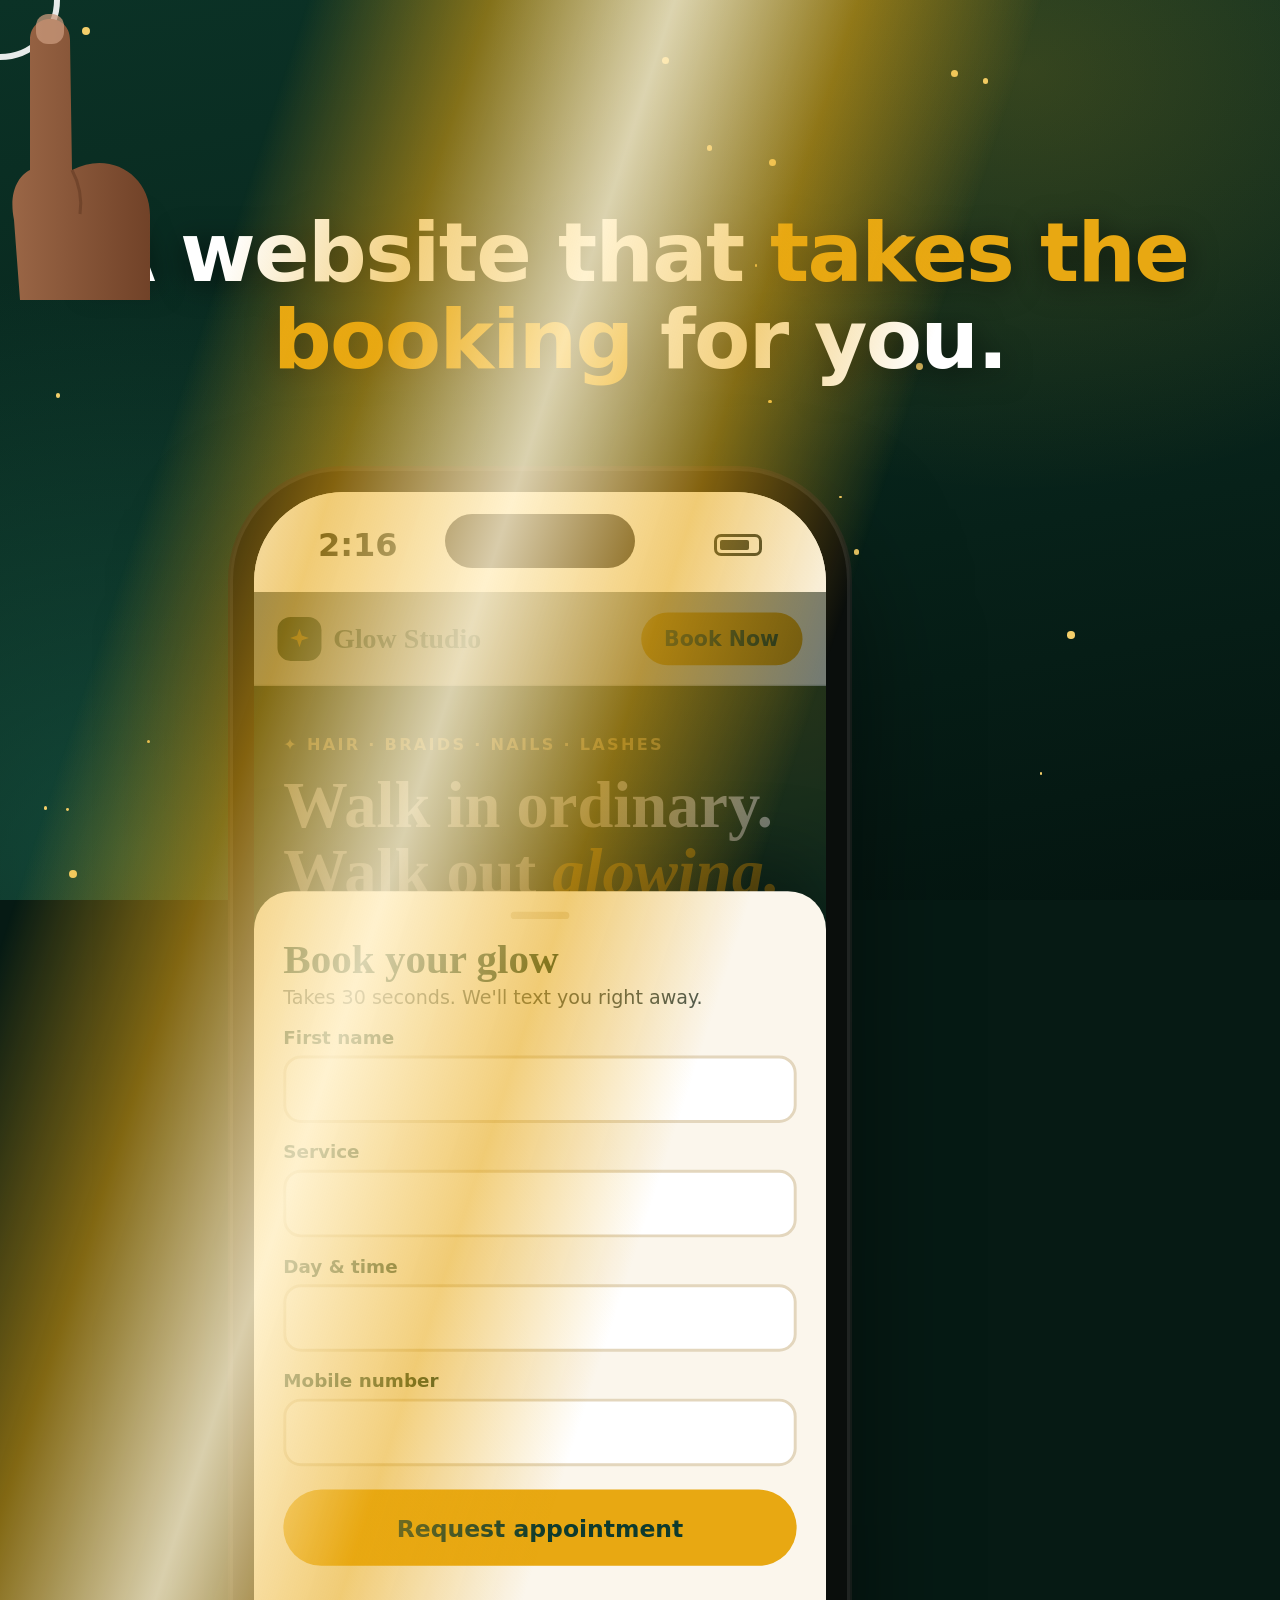
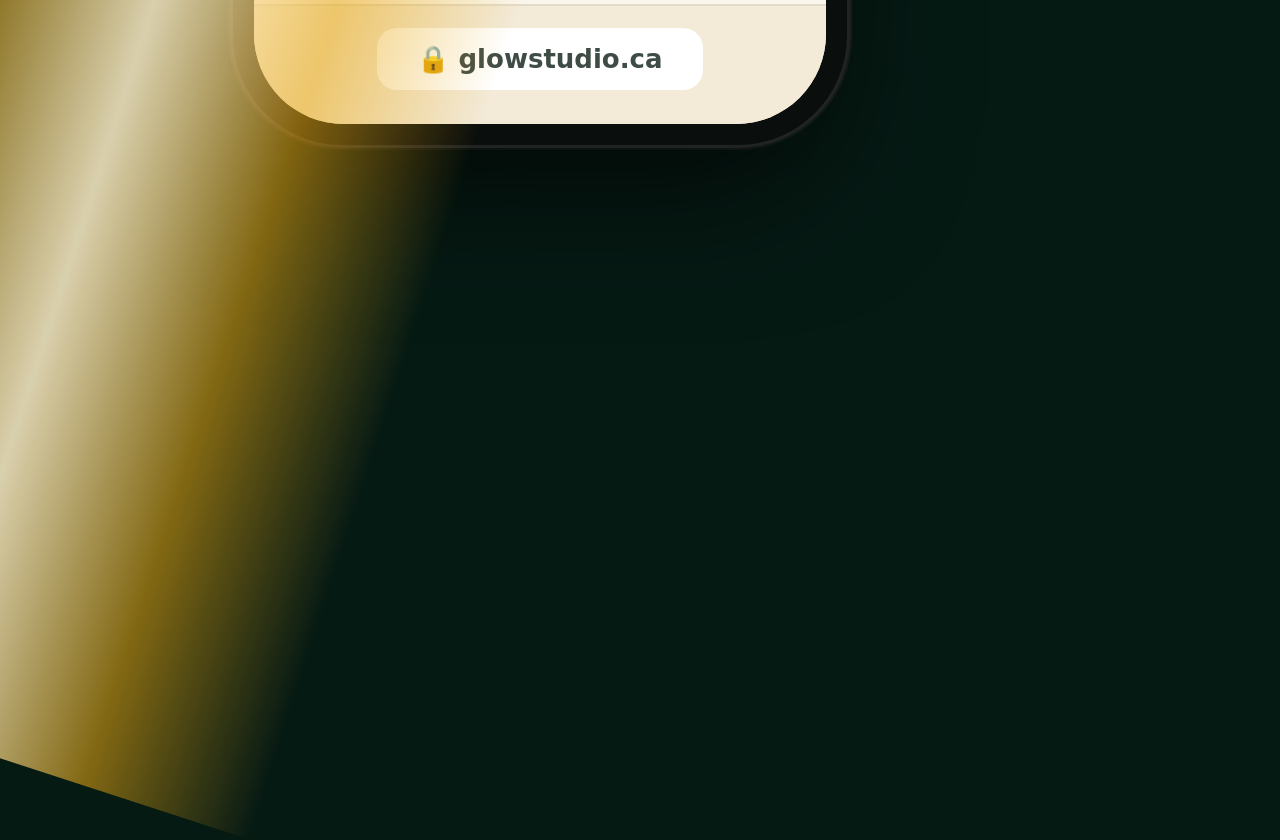
<file: qc-clips-promo/s3-website.html>
<!doctype html>
<html>
<head>
<meta charset="utf-8">
<link rel="stylesheet" href="kit.css">
<style>
  #phone{left:230px;top:468px;width:620px;height:1280px;transform-origin:0 0}
  .screen{background:var(--cream)}
  .sbar{color:var(--text);background:var(--cream)}
  #view{position:absolute;left:0;top:100px;width:390px;height:690px;transform-origin:0 0;overflow:hidden}
  #dim{position:absolute;inset:0;background:rgba(6,22,17,.55)}
  .urlbar{position:absolute;left:0;right:0;bottom:0;height:120px;background:rgba(243,234,216,.97);border-top:2px solid rgba(14,59,46,.08);display:flex;justify-content:center;padding-top:22px}
  .urlbar span{display:inline-flex;align-items:center;gap:10px;height:62px;padding:0 40px;border-radius:20px;background:#fff;font-size:26px;font-weight:600;color:#3f4c45}
  .sweep{position:absolute;top:-400px;width:700px;height:2800px;background:linear-gradient(90deg,transparent,rgba(232,168,18,.55),rgba(255,240,200,.85),rgba(232,168,18,.55),transparent);transform:rotate(18deg);z-index:50;pointer-events:none}
  #go.ok{background:var(--green);color:var(--cream)}
</style>
</head>
<body>
<div class="bg" id="bg"></div>
<div class="caption" id="cap">A website that <span class="hl">takes the booking</span> for you.</div>

<div class="phone" id="phone">
  <div class="screen">
    <div class="island"></div>
    <div class="sbar"><span>2:16</span><span class="batt"></span></div>
    <div id="view">
      <div class="site">
        <div class="s-head">
          <div class="s-logo"><span class="s-mark"><svg width="16" height="16" viewBox="0 0 24 24"><path d="M12 1.5l2.4 7.1 7.1 2.4-7.1 2.4L12 20.5l-2.4-7.1L2.5 11l7.1-2.4z" fill="#E8A812"/></svg></span>Glow Studio</div>
          <span class="s-btn">Book Now</span>
        </div>
        <div class="s-hero">
          <div class="k">✦ Hair · Braids · Nails · Lashes</div>
          <h1>Walk in ordinary. Walk out <em>glowing.</em></h1>
          <p>Downtown Regina's studio for silk presses, braids, nails and lashes — booked in under a minute.</p>
          <span class="s-btn" id="heroBtn">Book Now</span>
          <div class="s-chips"><span>★★★★★ 4.9</span><span>⚡ Replies instantly</span><span>📍 Downtown Regina</span></div>
        </div>
        <div class="s-sec"><div class="e">Our services</div><h2>Everything you need to glow</h2></div>
      </div>
      <div id="dim"></div>
      <div class="sheet" id="sheet">
        <div class="grab"></div>
        <h2>Book your glow</h2>
        <p class="sub">Takes 30 seconds. We'll text you right away.</p>
        <div class="fld"><label>First name</label><div class="in" id="fName"></div></div>
        <div class="fld"><label>Service</label><div class="in" id="fSvc"></div></div>
        <div class="fld"><label>Day &amp; time</label><div class="in" id="fWhen"></div></div>
        <div class="fld"><label>Mobile number</label><div class="in" id="fPhone"></div></div>
        <div class="go" id="go">Request appointment</div>
      </div>
    </div>
    <div class="urlbar"><span>🔒 glowstudio.ca</span></div>
  </div>
</div>

<div class="ripple" id="ripple"></div>
<svg class="finger" id="finger" viewBox="0 0 150 300" aria-hidden="true">
  <defs><linearGradient id="skin" x1="0" x2="1"><stop offset="0" stop-color="#9A6646"/><stop offset="1" stop-color="#714228"/></linearGradient></defs>
  <path d="M30 40 C30 12 70 12 70 40 L72 170 C110 150 150 175 150 215 L150 300 L20 300 L14 220 C8 190 20 175 30 170 Z" fill="url(#skin)"/>
  <rect x="36" y="14" width="28" height="30" rx="12" fill="#C99A7C" opacity=".75"/>
  <path d="M72 170 C80 185 82 200 80 214" stroke="#5e351f" stroke-width="3" fill="none" opacity=".5"/>
</svg>

<script type="module">
import { prog, ease, lerp, clamp, dust, caption, type } from './kit.js';

const drift = dust(document.getElementById('bg'), 23);
const cap = caption(document.getElementById('cap'));
const $ = (id) => document.getElementById(id);
const phone = $('phone'), view = $('view'), sheet = $('sheet'), dim = $('dim');
const finger = $('finger'), ripple = $('ripple'), heroBtn = $('heroBtn'), go = $('go');
const fields = { name: $('fName'), svc: $('fSvc'), when: $('fWhen'), phone: $('fPhone') };

const PS = 1;                  // phone scale on the stage
const VS = 572 / 390;          // site scale inside the screen
view.style.transform = `scale(${VS})`;
const sweep = document.createElement('div'); sweep.className = 'sweep'; document.body.appendChild(sweep);

/** Stage point of the middle of an element inside the site view (layout only, so transforms never move it). */
function at(el) {
  let x = el.offsetWidth / 2, y = el.offsetHeight / 2, n = el;
  while (n && n !== view) { x += n.offsetLeft; y += n.offsetTop; n = n.offsetParent; }
  return [230 + PS * (24 + VS * x), 468 + PS * (24 + 100 + VS * y)];
}
// the sheet's own offsetTop is its resting place; read targets before it is moved
const T = { hero: at(heroBtn), name: at(fields.name), svc: at(fields.svc), when: at(fields.when), phone: at(fields.phone), go: at(go) };
const OFF = [1150, 2050];

// where the fingertip is when: travel between taps, each tap pressed for a beat
const path = [
  [0.9, OFF], [1.55, T.hero], [2.25, T.hero], [2.55, T.name], [3.25, T.name], [3.45, T.svc], [3.85, T.svc],
  [4.05, T.when], [4.45, T.when], [4.65, T.phone], [5.45, T.phone], [5.75, T.go], [6.25, T.go], [6.85, OFF],
];
const taps = [1.6, 2.6, 3.5, 4.1, 4.7, 5.8];

function fingerAt(t) {
  if (t <= path[0][0]) return path[0][1];
  for (let i = 1; i < path.length; i++) {
    if (t <= path[i][0]) {
      const [t0, a] = path[i - 1], [t1, b] = path[i];
      const k = ease.inOut((t - t0) / (t1 - t0));
      return [lerp(a[0], b[0], k), lerp(a[1], b[1], k) - Math.sin(k * Math.PI) * 40];
    }
  }
  return path[path.length - 1][1];
}

window.film = {
  duration: 7,
  frame(t) {
    drift(t);
    cap(t, 0.45);

    // the turn: a gold sweep, then the website rises in
    const sw = ease.inOut(prog(t, 0, 0.8));
    sweep.style.left = `${lerp(-900, 1300, sw)}px`;
    sweep.style.opacity = t < 0.85 ? 1 : 0;
    const pk = ease.outQuint(prog(t, 0.15, 0.9));
    phone.style.transform = `translateY(${(1 - pk) * 420}px) scale(${PS})`;
    phone.style.opacity = clamp(pk * 1.6);

    // finger and taps
    const [fx, fy] = fingerAt(t);
    const press = taps.some((tp) => t >= tp && t < tp + 0.16);
    finger.style.left = `${fx - 45}px`;
    finger.style.top = `${fy - 14}px`;
    finger.style.transform = `rotate(-14deg) scale(${press ? 0.93 : 1})`;
    finger.style.opacity = clamp((t - 0.9) * 4) * clamp((6.95 - t) * 4);
    const tp = taps.filter((x) => t >= x).pop();
    const rk = tp == null ? 1 : prog(t, tp, 0.5);
    const tapPos = tp == null ? OFF : fingerAt(tp);
    ripple.style.left = `${tapPos[0]}px`; ripple.style.top = `${tapPos[1]}px`;
    ripple.style.opacity = rk < 1 ? (1 - rk) * 0.9 : 0;
    ripple.style.transform = `scale(${lerp(0.3, 1.3, ease.out(rk))})`;
    heroBtn.style.transform = `scale(${t >= 1.6 && t < 1.8 ? 0.94 : 1})`;

    // the booking sheet slides up
    const sk = ease.outQuint(prog(t, 1.8, 0.6));
    sheet.style.transform = `translateY(${(1 - sk) * 105}%)`;
    dim.style.opacity = sk;

    // the form fills in
    const active = t >= 4.7 ? 'phone' : t >= 4.1 ? 'when' : t >= 3.5 ? 'svc' : t >= 2.6 ? 'name' : null;
    Object.entries(fields).forEach(([k, el]) => el.classList.toggle('active', k === active && t < 5.75));
    type(fields.name, 'Amina', t, 2.7, 0.5, 'e.g. Amina');
    fields.svc.innerHTML = t >= 3.6 ? 'Knotless Braids' : '<span class="ph">Choose a service…</span>';
    fields.when.innerHTML = t >= 4.2 ? 'Thursday · 2:00 PM' : '<span class="ph">Pick a time…</span>';
    type(fields.phone, '(306) 555-0147', t, 4.8, 0.65, '(306) 555-0123');
    fields.svc.style.opacity = t >= 3.6 ? lerp(0.3, 1, prog(t, 3.6, 0.25)) : 1;
    fields.when.style.opacity = t >= 4.2 ? lerp(0.3, 1, prog(t, 4.2, 0.25)) : 1;

    // request sent
    const done = t >= 6.0;
    go.classList.toggle('ok', done);
    go.textContent = done ? '✓  Booked!' : 'Request appointment';
    go.style.transform = `scale(${t >= 5.8 && t < 6.0 ? 0.95 : done ? lerp(1.08, 1, ease.out(prog(t, 6.0, 0.4))) : 1})`;
  },
};
</script>
</body>
</html>
</file>
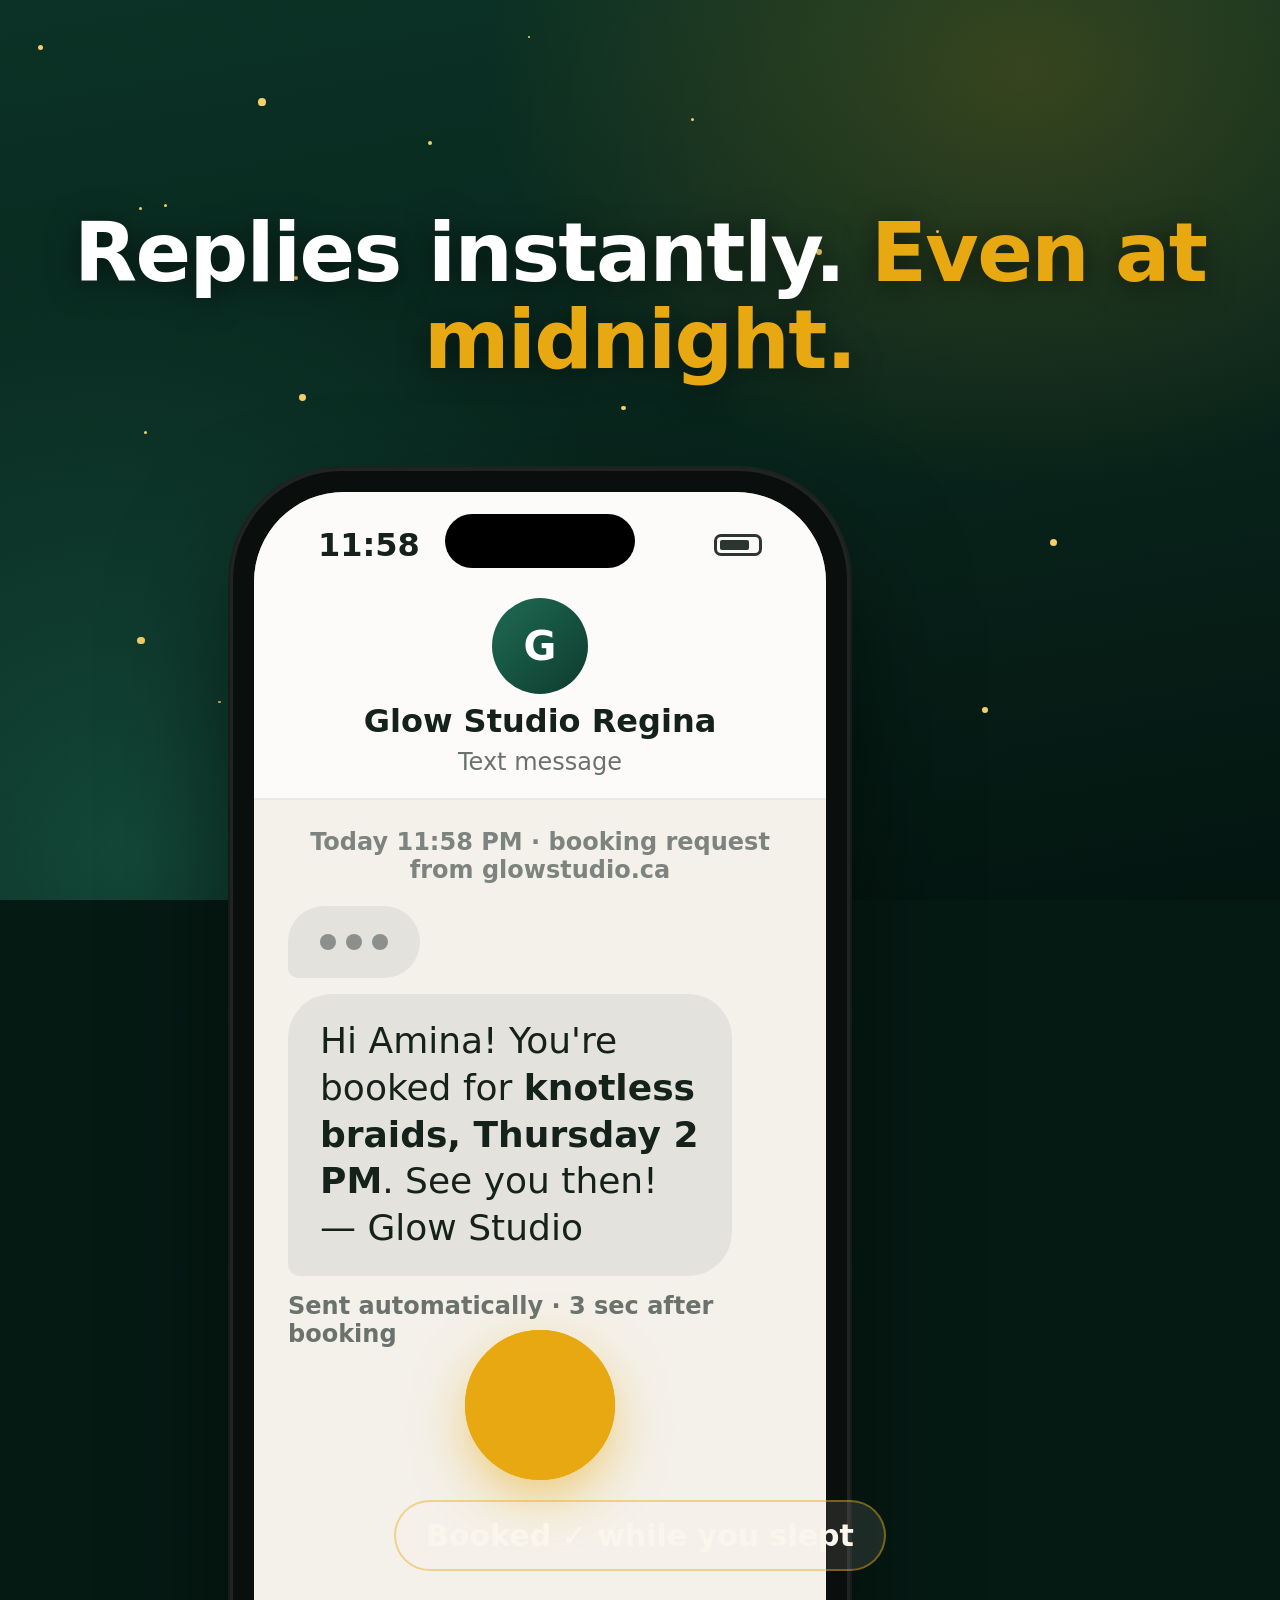
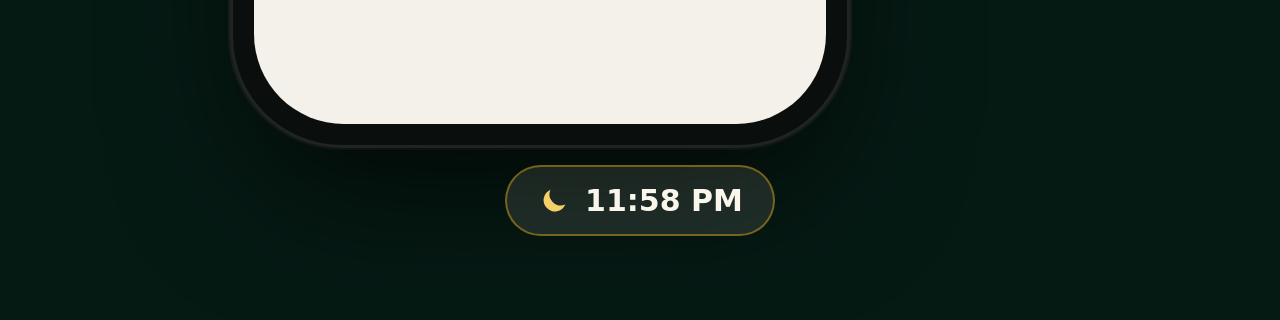
<file: qc-clips-promo/s4-reply.html>
<!doctype html>
<html>
<head>
<meta charset="utf-8">
<link rel="stylesheet" href="kit.css">
<style>
  #phone{left:230px;top:468px;width:620px;height:1280px;transform-origin:50% 60%}
  .sbar{background:rgba(255,255,255,.75)}
  .thread{top:330px}
  #reply{max-width:88%}
  #check{position:absolute;left:465px;top:1330px;z-index:10}
  .ring{position:absolute;left:540px;top:1405px;width:150px;height:150px;margin:-75px 0 0 -75px;border-radius:50%;border:6px solid var(--gold);z-index:9}
  #sent{position:absolute;left:0;right:0;top:1500px;text-align:center;z-index:10}
  #night{position:absolute;left:0;right:0;top:1765px;text-align:center}
</style>
</head>
<body>
<div class="bg" id="bg"></div>
<div class="caption" id="cap">Replies instantly. <span class="hl">Even at midnight.</span></div>

<div class="phone" id="phone">
  <div class="screen">
    <div class="island"></div>
    <div class="sbar"><span id="clock">11:58</span><span class="batt"></span></div>
    <div class="chat-head"><span class="avatar">G</span><b>Glow Studio Regina</b><small>Text message</small></div>
    <div class="thread">
      <div class="stamp">Today 11:58 PM · booking request from glowstudio.ca</div>
      <div class="typing" id="dots"><i></i><i></i><i></i></div>
      <div class="bubble in" id="reply">Hi Amina! You're booked for <b>knotless braids, Thursday 2 PM</b>. See you then! — Glow Studio</div>
      <div class="meta" id="meta">Sent automatically · 3 sec after booking</div>
    </div>
  </div>
</div>

<div class="ring" id="ring"></div>
<div class="check" id="check"><svg viewBox="0 0 24 24" fill="none" stroke="#0E3B2E" stroke-width="3.2" stroke-linecap="round" stroke-linejoin="round"><path id="tick" d="M5 12.5l4.5 4.5L19 7.5" stroke-dasharray="24" stroke-dashoffset="24"/></svg></div>
<div id="sent"><span class="pill">Booked ✓ while you slept</span></div>
<div id="night"><span class="pill"><svg viewBox="0 0 24 24" fill="#F4CF6A"><path d="M20 14.5A8 8 0 019.5 4a8 8 0 1010.5 10.5z"/></svg>11:58 PM</span></div>

<script type="module">
import { prog, ease, lerp, dust, caption, pop, typing } from './kit.js';

const drift = dust(document.getElementById('bg'), 41);
const cap = caption(document.getElementById('cap'));
const $ = (id) => document.getElementById(id);
const phone = $('phone'), dots = $('dots'), reply = $('reply'), meta = $('meta');
const check = $('check'), tick = $('tick'), ring = $('ring'), sent = $('sent'), night = $('night');

window.film = {
  duration: 6,
  frame(t) {
    drift(t);
    cap(t, 0.2);
    const pk = ease.outQuint(prog(t, 0, 0.7));
    phone.style.transform = `translateY(${(1 - pk) * 60}px) scale(${lerp(0.94, 1, pk)})`;
    phone.style.opacity = pk;
    const nk = ease.out(prog(t, 0.3, 0.6));
    night.style.opacity = nk;
    night.style.transform = `translateY(${(1 - nk) * 24}px)`;

    // typing… then the reply lands
    typing(dots, t, 0.6, 1.9);
    pop(reply, t, 1.9, 0.7);
    if (t < 1.9) reply.style.display = 'none'; else reply.style.display = '';
    meta.style.opacity = ease.out(prog(t, 2.5, 0.4));

    // a gold check seals it
    const ck = prog(t, 2.9, 0.7);
    check.style.opacity = ck > 0 ? 1 : 0;
    check.style.transform = `scale(${ease.spring(ck)})`;
    tick.style.strokeDashoffset = 24 * (1 - ease.out(prog(t, 3.15, 0.45)));
    const rk = prog(t, 3.0, 0.9);
    ring.style.opacity = rk > 0 && rk < 1 ? (1 - rk) * 0.9 : 0;
    ring.style.transform = `scale(${lerp(1, 2.2, ease.out(rk))})`;
    const sk = ease.out(prog(t, 3.5, 0.5));
    sent.style.opacity = sk;
    sent.style.transform = `translateY(${(1 - sk) * 24}px)`;
  },
};
</script>
</body>
</html>
</file>
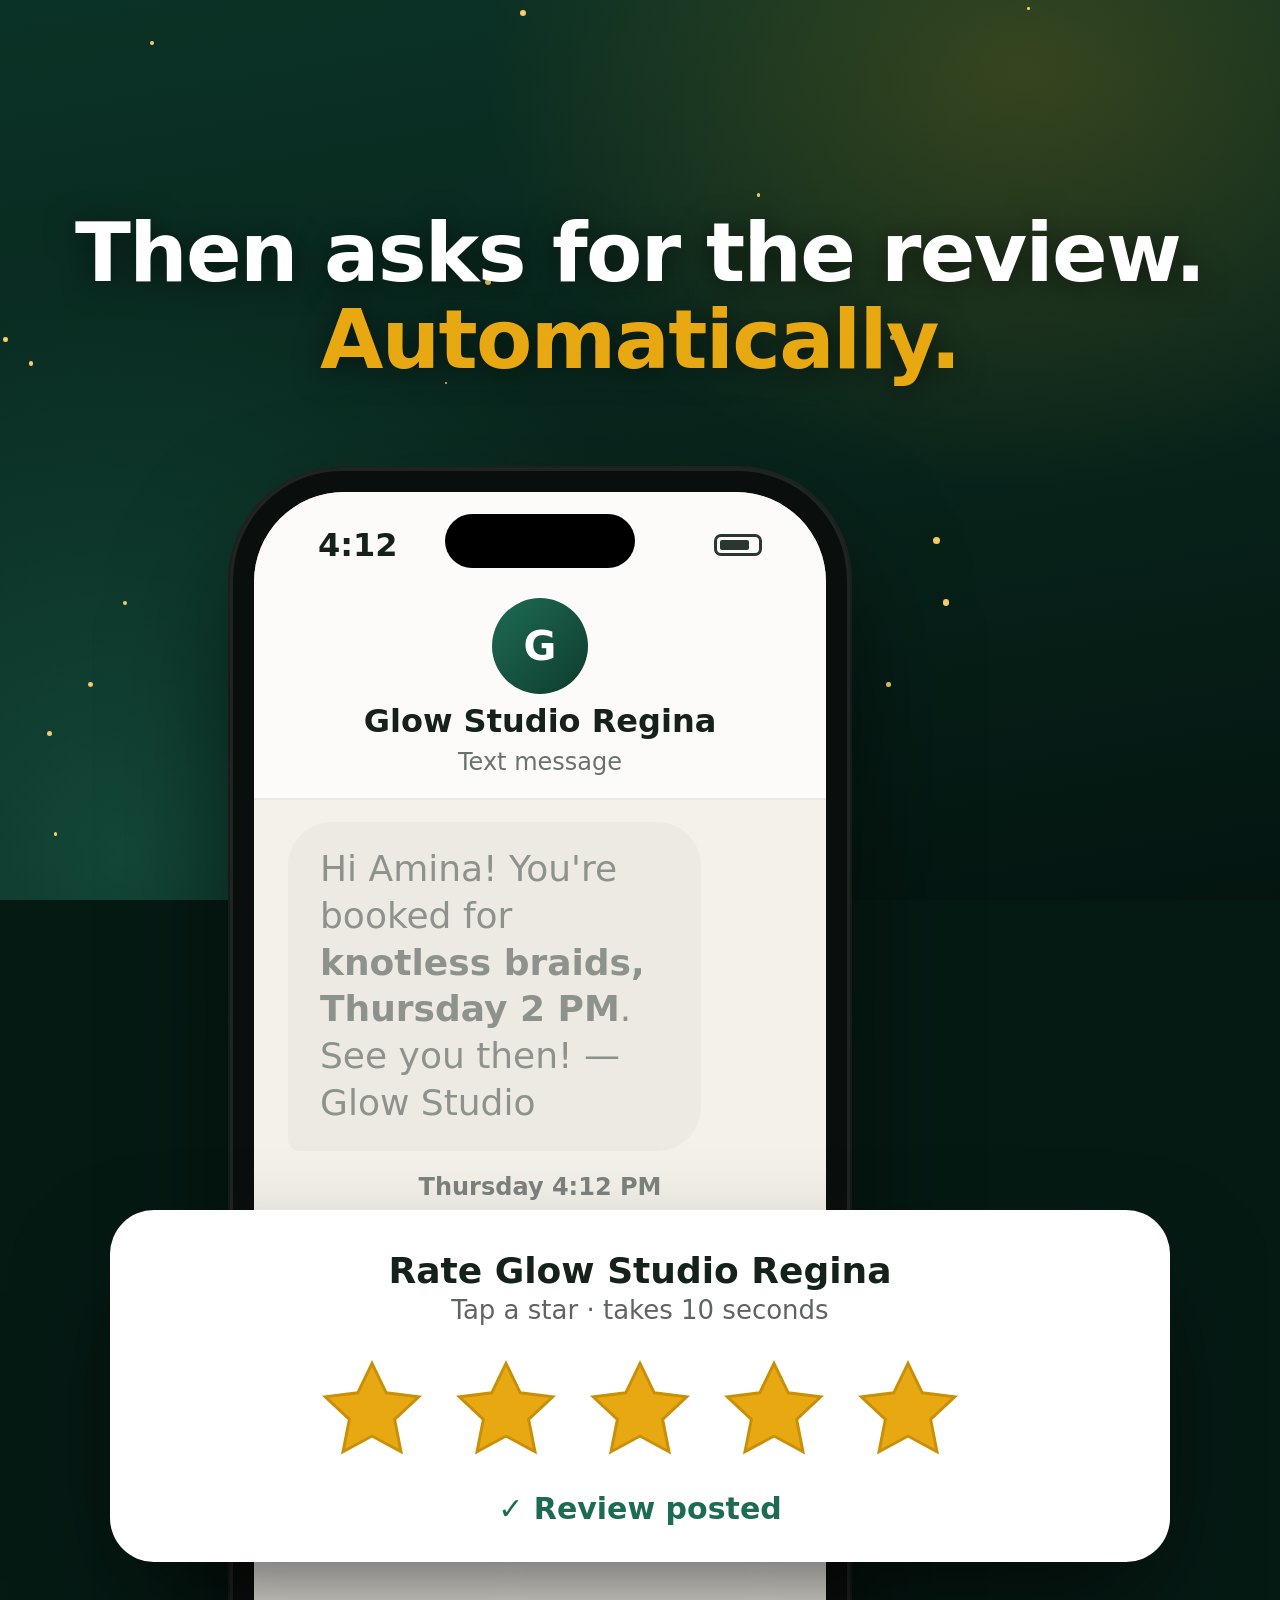
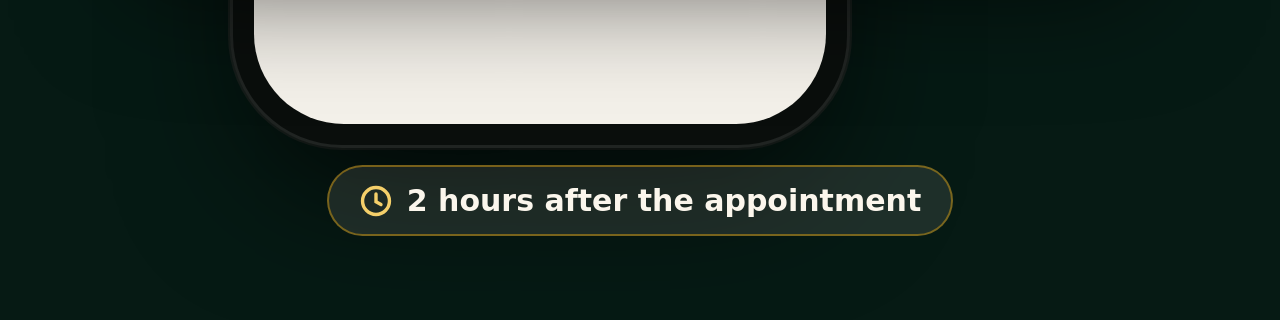
<file: qc-clips-promo/s5-review.html>
<!doctype html>
<html>
<head>
<meta charset="utf-8">
<link rel="stylesheet" href="kit.css">
<style>
  #phone{left:230px;top:468px;width:620px;height:1280px;transform-origin:50% 60%}
  .sbar{background:rgba(255,255,255,.75)}
  .thread{top:330px}
  .old{opacity:.45}
  #card{position:absolute;left:110px;right:110px;top:1210px;background:#fff;border-radius:44px;padding:40px 30px 36px;text-align:center;color:var(--text);box-shadow:0 50px 120px -30px rgba(0,0,0,.7);z-index:10}
  #card h3{font-size:36px;font-weight:800}
  #card p{font-size:26px;color:#5d6560;margin-top:4px}
  .stars{display:flex;justify-content:center;gap:16px;margin-top:26px}
  .star{position:relative;width:118px;height:118px}
  .star svg{position:absolute;inset:0;width:100%;height:100%}
  .star .on{transform-origin:50% 55%}
  .spark{position:absolute;left:50%;top:50%;width:12px;height:12px;margin:-6px;border-radius:50%;background:var(--gold)}
  #posted{margin-top:22px;font-size:30px;font-weight:800;color:var(--green-3)}
  #when{position:absolute;left:0;right:0;top:1765px;text-align:center}
</style>
</head>
<body>
<div class="bg" id="bg"></div>
<div class="caption" id="cap">Then asks for the review. <span class="hl">Automatically.</span></div>

<div class="phone" id="phone">
  <div class="screen">
    <div class="island"></div>
    <div class="sbar"><span>4:12</span><span class="batt"></span></div>
    <div class="chat-head"><span class="avatar">G</span><b>Glow Studio Regina</b><small>Text message</small></div>
    <div class="thread">
      <div class="bubble in old">Hi Amina! You're booked for <b>knotless braids, Thursday 2 PM</b>. See you then! — Glow Studio</div>
      <div class="stamp">Thursday 4:12 PM</div>
      <div class="typing" id="dots"><i></i><i></i><i></i></div>
      <div class="bubble in" id="ask">Thanks for visiting Glow Studio! 💛 Mind leaving us a quick review?</div>
    </div>
  </div>
</div>

<div id="card">
  <h3>Rate Glow Studio Regina</h3>
  <p>Tap a star · takes 10 seconds</p>
  <div class="stars" id="stars"></div>
  <div id="posted">✓ Review posted</div>
</div>
<div id="when"><span class="pill"><svg viewBox="0 0 24 24" fill="none" stroke="#F4CF6A" stroke-width="2.4" stroke-linecap="round"><circle cx="12" cy="12" r="9.5"/><path d="M12 7v5.5l3.5 2"/></svg>2 hours after the appointment</span></div>

<script type="module">
import { prog, ease, lerp, clamp, dust, caption, pop, typing } from './kit.js';

const drift = dust(document.getElementById('bg'), 57);
const cap = caption(document.getElementById('cap'));
const $ = (id) => document.getElementById(id);
const phone = $('phone'), dots = $('dots'), ask = $('ask'), card = $('card'), posted = $('posted'), when = $('when');

const STAR = 'M12 2.5l2.9 6 6.6.8-4.9 4.6 1.3 6.6L12 17.3l-5.9 3.2 1.3-6.6L2.5 9.3l6.6-.8z';
const starsEl = $('stars');
const stars = [0, 1, 2, 3, 4].map(() => {
  const s = document.createElement('div'); s.className = 'star';
  s.innerHTML = `<svg viewBox="0 0 24 24"><path d="${STAR}" fill="#ECE6DA"/></svg><svg class="on" viewBox="0 0 24 24"><path d="${STAR}" fill="#E8A812" stroke="#C98F06" stroke-width=".6"/></svg>`;
  const sparks = [...Array(6)].map((_, j) => { const p = document.createElement('i'); p.className = 'spark'; p.dataset.a = j * 60 + 30; s.appendChild(p); return p; });
  starsEl.appendChild(s);
  return { on: s.querySelector('.on'), sparks };
});
const STAR_AT = [2.55, 2.8, 3.05, 3.3, 3.55];

window.film = {
  duration: 6,
  frame(t) {
    drift(t);
    cap(t, 0.2);
    const pk = ease.outQuint(prog(t, 0, 0.6));
    phone.style.opacity = pk;
    phone.style.transform = `translateY(${(1 - pk) * 50}px)`;
    const wk = ease.out(prog(t, 0.25, 0.5));
    when.style.opacity = wk;
    when.style.transform = `translateY(${(1 - wk) * 24}px)`;

    typing(dots, t, 0.5, 1.4);
    pop(ask, t, 1.4, 0.7);
    ask.style.display = t < 1.4 ? 'none' : '';

    // the rating card rises out of the phone
    const ck = prog(t, 1.95, 0.6);
    card.style.opacity = clamp(ck * 2.5);
    card.style.transform = `translateY(${(1 - ease.outQuint(ck)) * 160}px) scale(${lerp(0.9, 1, ease.spring(ck))})`;

    // five stars fill one by one, each with a tiny bounce and a puff of gold
    stars.forEach((s, i) => {
      const k = prog(t, STAR_AT[i], 0.55);
      s.on.style.opacity = k > 0 ? 1 : 0;
      s.on.style.transform = `scale(${k > 0 ? ease.spring(k) * (1 + 0.12 * Math.sin(k * Math.PI)) : 0})`;
      const sp = prog(t, STAR_AT[i] + 0.05, 0.5);
      s.sparks.forEach((p) => {
        const a = (p.dataset.a * Math.PI) / 180, d = lerp(30, 92, ease.out(sp));
        p.style.opacity = sp > 0 && sp < 1 ? 1 - sp : 0;
        p.style.transform = `translate(${Math.cos(a) * d}px, ${Math.sin(a) * d}px) scale(${1 - sp * 0.6})`;
      });
    });
    const ok = ease.out(prog(t, 4.0, 0.45));
    posted.style.opacity = ok;
    posted.style.transform = `translateY(${(1 - ok) * 14}px)`;
  },
};
</script>
</body>
</html>
</file>
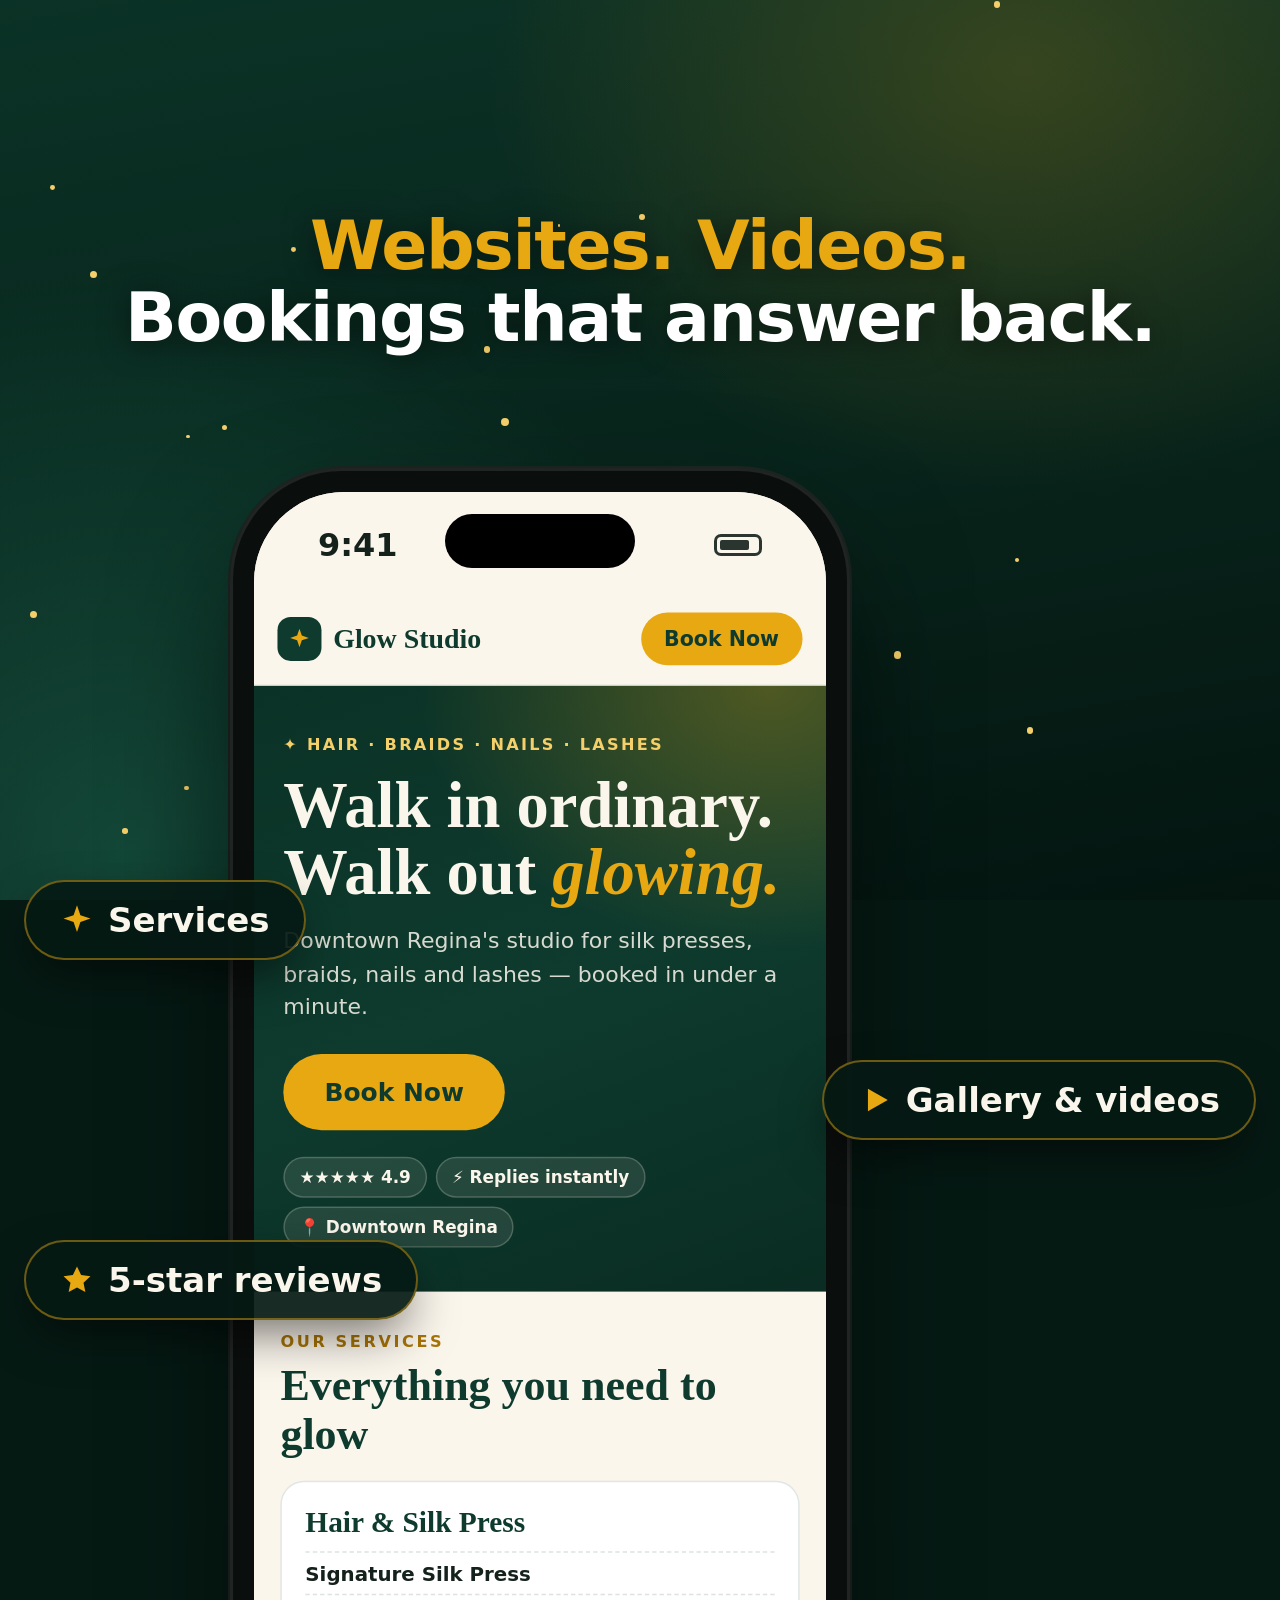
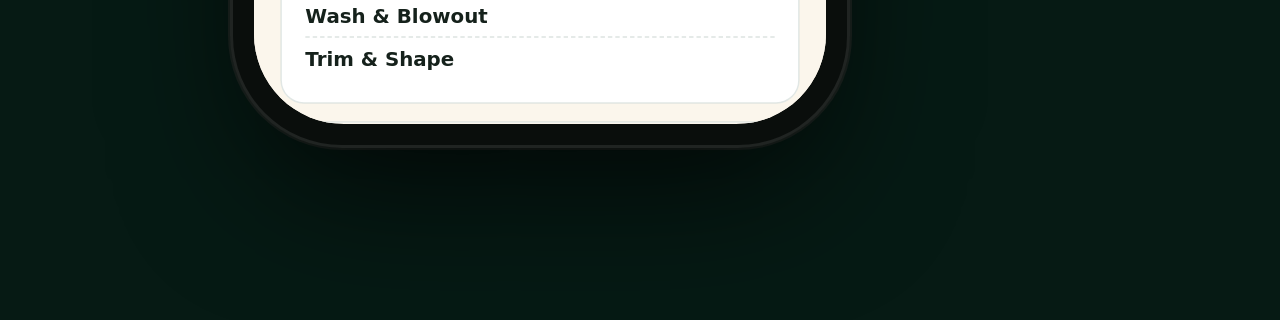
<file: qc-clips-promo/s6-montage.html>
<!doctype html>
<html>
<head>
<meta charset="utf-8">
<link rel="stylesheet" href="kit.css">
<style>
  #phone{left:230px;top:468px;width:620px;height:1280px;transform-origin:50% 55%}
  .screen{background:var(--cream)}
  .sbar{color:var(--text);background:var(--cream)}
  #view{position:absolute;left:0;top:100px;width:390px;height:771px;transform-origin:0 0;overflow:hidden}
  .t1{background:linear-gradient(160deg,#C88E4E,#6B3C1E 55%,#2A160B)}
  .t2{background:repeating-linear-gradient(35deg,rgba(232,168,18,.35) 0 6px,transparent 6px 16px),linear-gradient(160deg,#2F7A5F,#0E3B2E 70%)}
  .t3{background:linear-gradient(160deg,#F6D3C9,#D98C8E 60%,#A85466)}
  .t4{background:repeating-linear-gradient(90deg,rgba(247,193,203,.35) 0 4px,transparent 4px 22px),linear-gradient(160deg,#B4475F,#6A1F33 55%,#33101B)}
  .t5{background:radial-gradient(circle at 50% 45%,rgba(232,168,18,.35),transparent 50%),linear-gradient(160deg,#6E5524,#2B2418 60%,#141210)}
  .t6{background:linear-gradient(160deg,#FBEFE2,#EBCDB2 60%,#D2A586)}
  .play{position:absolute;right:10px;top:10px;width:34px;height:34px;border-radius:50%;background:rgba(255,255,255,.92);display:grid;place-items:center}
  .tag{position:absolute;z-index:20}
  .tag .pill{background:rgba(6,26,20,.92);font-size:34px;padding:18px 34px;box-shadow:0 20px 50px -10px rgba(0,0,0,.6)}
  .tag .pill svg{color:var(--gold)}
</style>
</head>
<body>
<div class="bg" id="bg"></div>
<div class="caption" id="cap" style="left:40px;right:40px;font-size:68px"><span class="hl">Websites. Videos.</span><br>Bookings that answer back.</div>

<div class="phone" id="phone">
  <div class="screen">
    <div class="island"></div>
    <div class="sbar"><span>9:41</span><span class="batt"></span></div>
    <div id="view">
      <div class="site" id="site">
        <div class="s-head">
          <div class="s-logo"><span class="s-mark"><svg width="16" height="16" viewBox="0 0 24 24"><path d="M12 1.5l2.4 7.1 7.1 2.4-7.1 2.4L12 20.5l-2.4-7.1L2.5 11l7.1-2.4z" fill="#E8A812"/></svg></span>Glow Studio</div>
          <span class="s-btn">Book Now</span>
        </div>
        <div class="s-hero">
          <div class="k">✦ Hair · Braids · Nails · Lashes</div>
          <h1>Walk in ordinary. Walk out <em>glowing.</em></h1>
          <p>Downtown Regina's studio for silk presses, braids, nails and lashes — booked in under a minute.</p>
          <span class="s-btn">Book Now</span>
          <div class="s-chips"><span>★★★★★ 4.9</span><span>⚡ Replies instantly</span><span>📍 Downtown Regina</span></div>
        </div>
        <div class="s-sec" id="services">
          <div class="e">Our services</div><h2>Everything you need to glow</h2>
          <div class="s-card"><h3>Hair &amp; Silk Press</h3><ul><li>Signature Silk Press</li><li>Wash &amp; Blowout</li><li>Trim &amp; Shape</li></ul></div>
          <div class="s-card"><h3>Braids &amp; Protective Styles</h3><ul><li>Knotless Braids</li><li>Passion Twists</li><li>Feed-in Cornrows</li></ul></div>
          <div class="s-card"><h3>Nails</h3><ul><li>Gel-X Extensions</li><li>Classic French Tips</li><li>Gel Manicure</li></ul></div>
        </div>
        <div class="s-sec" id="gallery" style="background:var(--cream-2)">
          <div class="e">Gallery</div><h2>Fresh from the chair</h2>
          <div class="s-grid">
            <div class="s-tile t1"><span class="play"><svg width="14" height="14" viewBox="0 0 24 24"><path d="M7 4l14 8-14 8z" fill="#0E3B2E"/></svg></span><b>Silk Press</b></div>
            <div class="s-tile t2"><b>Knotless Braids</b></div>
            <div class="s-tile t3"><b>Gel-X Nails</b></div>
            <div class="s-tile t4"><span class="play"><svg width="14" height="14" viewBox="0 0 24 24"><path d="M7 4l14 8-14 8z" fill="#0E3B2E"/></svg></span><b>Passion Twists</b></div>
            <div class="s-tile t5"><b>Volume Lashes</b></div>
            <div class="s-tile t6"><b>French Tips</b></div>
          </div>
        </div>
        <div class="s-sec" id="reviews">
          <div class="e">Reviews</div><h2>Loved across Regina</h2>
          <div class="s-rev"><div class="st">★★★★★</div><q>Best silk press I've had in Regina. Bouncy, shiny, and it lasted two full weeks.</q><small>Jasmine</small></div>
          <div class="s-rev"><div class="st">★★★★★</div><q>They texted me back in literally seconds and fit me in that weekend.</q><small>Amina</small></div>
          <div class="s-rev"><div class="st">★★★★★</div><q>Booking took me thirty seconds on my phone.</q><small>Chloe</small></div>
        </div>
        <div class="s-foot">1234 Victoria Ave, Regina · (306) 555-0142</div>
      </div>
    </div>
  </div>
</div>

<div class="tag" id="tag1" style="left:24px;top:880px"><span class="pill"><svg viewBox="0 0 24 24"><path d="M12 1.5l2.4 7.1 7.1 2.4-7.1 2.4L12 20.5l-2.4-7.1L2.5 11l7.1-2.4z" fill="currentColor"/></svg>Services</span></div>
<div class="tag" id="tag2" style="right:24px;top:1060px"><span class="pill"><svg viewBox="0 0 24 24"><path d="M7 4l14 8-14 8z" fill="currentColor"/></svg>Gallery &amp; videos</span></div>
<div class="tag" id="tag3" style="left:24px;top:1240px"><span class="pill"><svg viewBox="0 0 24 24"><path d="M12 2.5l2.9 6 6.6.8-4.9 4.6 1.3 6.6L12 17.3l-5.9 3.2 1.3-6.6L2.5 9.3l6.6-.8z" fill="currentColor"/></svg>5-star reviews</span></div>

<script type="module">
import { prog, ease, lerp, clamp, dust, caption } from './kit.js';

const drift = dust(document.getElementById('bg'), 71);
const cap = caption(document.getElementById('cap'));
const $ = (id) => document.getElementById(id);
const phone = $('phone'), view = $('view'), site = $('site');
const VS = 572 / 390;
view.style.transform = `scale(${VS})`;

// scroll stops: hero, then each section's top, held for a beat
const stop = (id) => Math.min($(id).offsetTop - 10, site.offsetHeight - 771);
const stops = [[0, 0], [0.55, 0], [1.15, stop('services')], [1.9, stop('services')], [2.5, stop('gallery')], [3.25, stop('gallery')], [3.85, stop('reviews')]];
const tags = [[$('tag1'), 1.1, -1], [$('tag2'), 2.45, 1], [$('tag3'), 3.8, -1]];

function scrollAt(t) {
  for (let i = 1; i < stops.length; i++) {
    if (t <= stops[i][0]) {
      const [t0, a] = stops[i - 1], [t1, b] = stops[i];
      return lerp(a, b, ease.inOut((t - t0) / (t1 - t0)));
    }
  }
  return stops[stops.length - 1][1];
}

window.film = {
  duration: 5,
  frame(t) {
    drift(t);
    cap(t, 0.15, 0.09);
    // a slow, confident push with a gentle tilt
    const pk = ease.outQuint(prog(t, 0, 0.6));
    phone.style.opacity = pk;
    phone.style.transform = `translateY(${(1 - pk) * 50}px) scale(${lerp(0.97, 1.03, ease.inOut(prog(t, 0, 5)))}) rotate(${Math.sin(t * 0.9) * 1.2}deg)`;
    site.style.transform = `translateY(${-scrollAt(t)}px)`;

    // a label slides in for each section, then gives way to the next
    tags.forEach(([el, at, side], i) => {
      const inK = ease.outQuint(prog(t, at, 0.5));
      const next = tags[i + 1];
      const outK = next ? ease.inOut(prog(t, next[1] - 0.2, 0.35)) : 0;
      el.style.opacity = clamp(inK * 1.5) * (1 - outK);
      el.style.transform = `translateX(${side * (1 - inK) * 120 + side * outK * 60}px) scale(${lerp(0.85, 1, inK)})`;
    });
  },
};
</script>
</body>
</html>
</file>
<file: qc-clips-promo/kit.css>
/* QC Clips promo: shared look for every shot (1080 × 1920) */
:root{
  --green:#0E3B2E; --green-2:#14503F; --green-3:#1E6B54; --deep:#061a14; --ink:#041210;
  --gold:#E8A812; --gold-soft:#F4CF6A; --gold-deep:#A87406;
  --cream:#FBF6EC; --cream-2:#F3EAD8; --chat:#F4F1EA; --bubble:#E4E2DC; --text:#15211B;
  --serif:"Iowan Old Style",Charter,"Bitstream Charter","Palatino Linotype",Georgia,serif;
  --sans:Inter,"SF Pro Display",system-ui,-apple-system,"Segoe UI",Roboto,Arial,sans-serif;
}
*{box-sizing:border-box;margin:0;padding:0}
html,body{width:1080px;height:1920px;overflow:hidden;background:var(--deep);font-family:var(--sans);color:var(--cream);-webkit-font-smoothing:antialiased}
.abs{position:absolute}

/* Background: deep green with a gold glow and floating dust */
.bg{position:absolute;inset:0;overflow:hidden;background:
  radial-gradient(900px 700px at 80% 8%,rgba(232,168,18,.20),transparent 60%),
  radial-gradient(1000px 900px at 10% 95%,rgba(30,107,84,.55),transparent 65%),
  linear-gradient(170deg,#0B3226 0%,#08251C 50%,#041510 100%)}
.dust{position:absolute;border-radius:50%;background:var(--gold-soft)}

/* Burned-in caption, top third (clear of Reels/TikTok bottom UI) */
.caption{position:absolute;left:70px;right:70px;top:210px;text-align:center;font-family:var(--sans);font-weight:800;font-size:82px;line-height:1.06;letter-spacing:-.02em;color:#fff;text-shadow:0 4px 30px rgba(0,0,0,.55);z-index:20}
.caption .hl{color:var(--gold)}
.caption .w{display:inline-block;will-change:transform,opacity}
.kicker{position:absolute;left:0;right:0;top:140px;text-align:center;font-size:30px;font-weight:700;letter-spacing:.22em;text-transform:uppercase;color:var(--gold-soft);z-index:20}

/* Phone */
.phone{position:absolute;background:#0A0E0C;border-radius:112px;padding:24px;box-shadow:0 60px 140px -30px rgba(0,0,0,.8),inset 0 0 0 3px rgba(255,255,255,.09),0 0 0 2px #1d2622}
.screen{position:relative;width:100%;height:100%;border-radius:90px;overflow:hidden;background:var(--chat);color:var(--text)}
.island{position:absolute;top:22px;left:50%;width:190px;height:54px;margin-left:-95px;border-radius:30px;background:#000;z-index:30}
.sbar{position:absolute;top:0;left:0;right:0;height:100px;display:flex;justify-content:space-between;align-items:center;padding:6px 64px 0;font-size:32px;font-weight:700;z-index:25}
.batt{width:48px;height:22px;border:3px solid currentColor;border-radius:7px;position:relative;opacity:.9}
.batt::after{content:"";position:absolute;inset:3px 10px 3px 3px;background:currentColor;border-radius:2px}

/* Chat */
.chat-head{position:absolute;top:100px;left:0;right:0;display:flex;flex-direction:column;align-items:center;gap:8px;padding:6px 0 22px;border-bottom:2px solid rgba(0,0,0,.07);background:rgba(255,255,255,.75)}
.avatar{width:96px;height:96px;border-radius:50%;display:grid;place-items:center;font-weight:800;font-size:40px;color:#fff;background:linear-gradient(135deg,var(--green-3),var(--green))}
.avatar.gold{background:linear-gradient(135deg,var(--gold-soft),var(--gold));color:var(--green)}
.chat-head b{font-size:32px}
.chat-head small{font-size:24px;color:#6b726e;font-weight:500}
.thread{position:absolute;left:34px;right:34px;display:flex;flex-direction:column;gap:16px}
.stamp{text-align:center;font-size:24px;color:#7d837f;font-weight:600;margin:6px 0}
.bubble{max-width:82%;padding:24px 32px;border-radius:44px;font-size:36px;line-height:1.3;transform-origin:left bottom}
.bubble.in{align-self:flex-start;background:var(--bubble);border-bottom-left-radius:12px}
.bubble.out{align-self:flex-end;background:var(--green);color:#fff;border-bottom-right-radius:12px;transform-origin:right bottom}
.bubble b{font-weight:800}
.typing{align-self:flex-start;display:flex;gap:10px;padding:28px 32px;border-radius:44px;border-bottom-left-radius:12px;background:var(--bubble);transform-origin:left bottom}
.typing i{width:16px;height:16px;border-radius:50%;background:#8b908c;display:block}
.meta{font-size:24px;font-weight:600;color:#6b726e}

/* Notifications (lock-screen style) */
.notif{position:absolute;left:30px;right:30px;display:flex;gap:22px;align-items:flex-start;padding:26px 28px;border-radius:44px;background:rgba(255,255,255,.88);backdrop-filter:blur(20px);box-shadow:0 20px 50px -20px rgba(0,0,0,.5);color:var(--text)}
.notif .app{width:76px;height:76px;border-radius:20px;flex:none;display:grid;place-items:center;background:linear-gradient(180deg,#5BE37D,#2BBF55)}
.notif .app svg{width:44px;height:44px}
.notif .txt{flex:1;min-width:0}
.notif .top{display:flex;justify-content:space-between;font-size:26px;color:#5d6560;font-weight:600}
.notif b{display:block;font-size:31px;margin-top:2px}
.notif p{font-size:31px;line-height:1.28;margin-top:2px}

/* Gold check */
.check{width:150px;height:150px;border-radius:50%;background:var(--gold);display:grid;place-items:center;box-shadow:0 20px 60px -10px rgba(232,168,18,.7)}
.check svg{width:84px;height:84px}

/* Pills / chips */
.pill{display:inline-flex;align-items:center;gap:14px;padding:16px 30px;border-radius:999px;font-size:30px;font-weight:700;background:rgba(251,246,236,.1);border:2px solid rgba(232,168,18,.45);color:var(--cream)}
.pill svg{width:34px;height:34px}

/* Mini Glow Studio site, laid out at 390px wide and scaled into a phone */
.site{position:absolute;left:0;top:0;width:390px;transform-origin:0 0;background:var(--cream);color:var(--text);font-family:var(--sans)}
.s-head{height:64px;display:flex;align-items:center;justify-content:space-between;padding:0 16px;background:rgba(251,246,236,.96);border-bottom:1px solid rgba(14,59,46,.1)}
.s-logo{display:flex;align-items:center;gap:8px;font-family:var(--serif);font-weight:700;font-size:19px;color:var(--green)}
.s-mark{width:30px;height:30px;border-radius:9px;background:var(--green);display:grid;place-items:center}
.s-btn{display:inline-flex;align-items:center;justify-content:center;border-radius:999px;background:var(--gold);color:var(--green);font-weight:800;font-size:14px;padding:10px 16px}
.s-hero{background:radial-gradient(400px 300px at 90% 0%,rgba(232,168,18,.3),transparent 60%),linear-gradient(160deg,#0B3226,var(--green) 50%,#0A2C22);color:var(--cream);padding:34px 20px 30px}
.s-hero .k{font-size:11px;letter-spacing:.14em;font-weight:700;color:var(--gold-soft);text-transform:uppercase}
.s-hero h1{font-family:var(--serif);font-size:44px;line-height:1.05;margin-top:12px;font-weight:700}
.s-hero h1 em{color:var(--gold)}
.s-hero p{font-size:15px;line-height:1.5;margin-top:12px;color:rgba(251,246,236,.85)}
.s-hero .s-btn{margin-top:20px;font-size:17px;padding:16px 28px}
.s-chips{display:flex;flex-wrap:wrap;gap:6px;margin-top:18px}
.s-chips span{font-size:11.5px;font-weight:600;padding:6px 10px;border-radius:999px;background:rgba(251,246,236,.1);border:1px solid rgba(251,246,236,.2)}
.s-sec{padding:28px 18px}
.s-sec .e{font-size:11px;font-weight:800;letter-spacing:.16em;color:var(--gold-deep);text-transform:uppercase}
.s-sec h2{font-family:var(--serif);font-size:30px;color:var(--green);margin:6px 0 16px;line-height:1.1}
.s-card{background:#fff;border:1px solid rgba(14,59,46,.12);border-radius:16px;padding:16px;margin-bottom:12px}
.s-card h3{font-family:var(--serif);font-size:20px;color:var(--green)}
.s-card ul{list-style:none;margin-top:8px}
.s-card li{font-size:13.5px;font-weight:600;padding:6px 0;border-top:1px dashed rgba(14,59,46,.14)}
.s-grid{display:grid;grid-template-columns:1fr 1fr;gap:8px}
.s-tile{aspect-ratio:4/5;border-radius:14px;position:relative;overflow:hidden}
.s-tile b{position:absolute;left:10px;bottom:10px;color:#fff;font-family:var(--serif);font-size:16px;text-shadow:0 2px 8px rgba(0,0,0,.4)}
.s-rev{background:#fff;border:1px solid rgba(14,59,46,.12);border-radius:16px;padding:16px;margin-bottom:10px}
.s-rev .st{color:var(--gold);font-size:16px;letter-spacing:2px}
.s-rev q{display:block;font-family:var(--serif);font-size:16px;line-height:1.4;margin:6px 0;quotes:none}
.s-rev small{font-weight:700;font-size:13px}
.s-foot{background:var(--green);color:var(--cream);padding:24px 18px;font-size:13px}

/* Booking sheet in the mini site */
.sheet{position:absolute;left:0;right:0;bottom:0;background:var(--cream);border-radius:26px 26px 0 0;padding:14px 20px 26px;box-shadow:0 -20px 50px rgba(0,0,0,.35)}
.sheet .grab{width:40px;height:5px;border-radius:5px;background:#e3d6bd;margin:0 auto 12px}
.sheet h2{font-family:var(--serif);font-size:28px;color:var(--green)}
.sheet .sub{font-size:13px;color:#4a564f;margin-top:2px}
.fld{margin-top:12px}
.fld label{display:block;font-size:12.5px;font-weight:800;color:var(--green);margin-bottom:5px}
.fld .in{height:46px;border-radius:12px;border:2px solid #e3d6bd;background:#fff;display:flex;align-items:center;padding:0 14px;font-size:16px;font-weight:600;color:var(--text);white-space:nowrap;overflow:hidden}
.fld .in.active{border-color:var(--green-3);box-shadow:0 0 0 3px rgba(30,107,84,.15)}
.fld .ph{color:#9aa39e;font-weight:500}
.caret{display:inline-block;width:2px;height:20px;background:var(--green);margin-left:1px}
.sheet .go{margin-top:16px;height:52px;border-radius:999px;background:var(--gold);color:var(--green);display:flex;align-items:center;justify-content:center;gap:8px;font-weight:800;font-size:16px}

/* Finger + tap ripple */
.finger{position:absolute;width:150px;height:300px;z-index:40;transform-origin:30% 6%}
.ripple{position:absolute;width:120px;height:120px;margin:-60px 0 0 -60px;border-radius:50%;border:6px solid rgba(255,255,255,.9);z-index:39}
</file>
